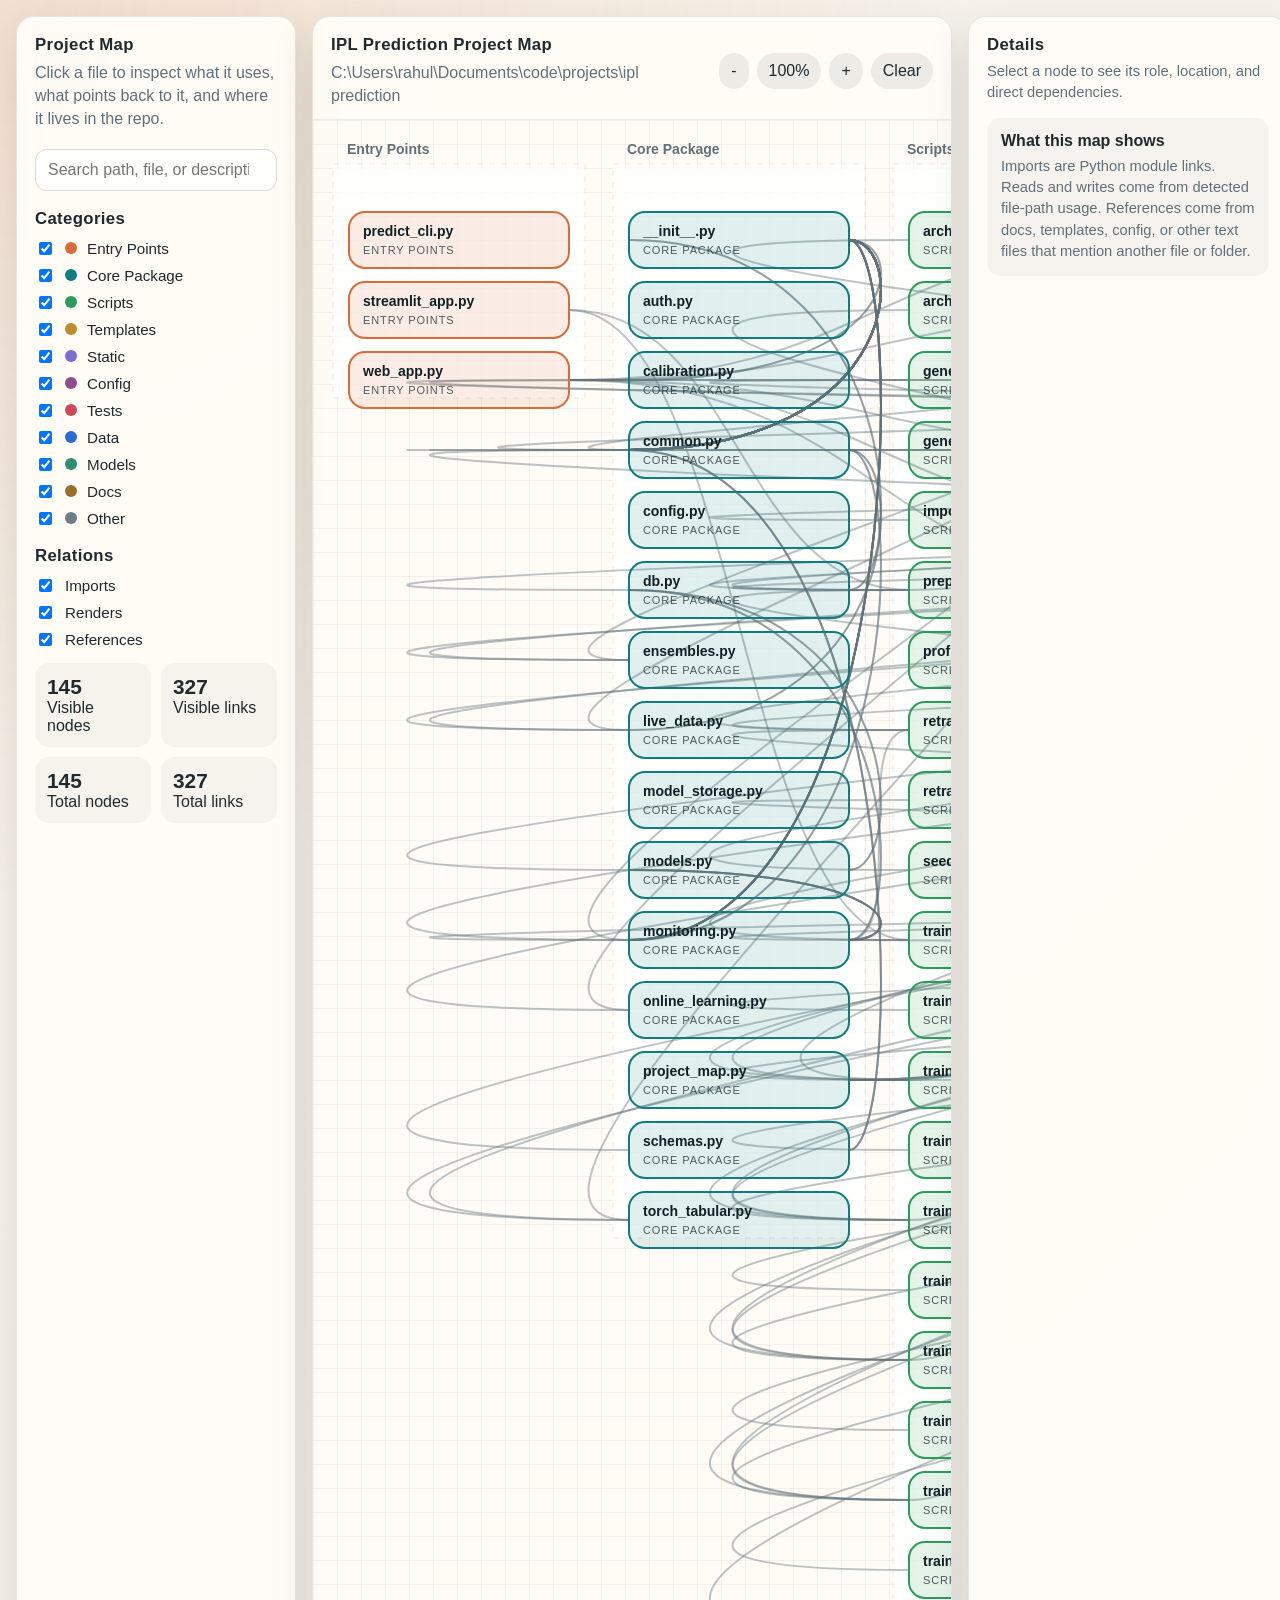
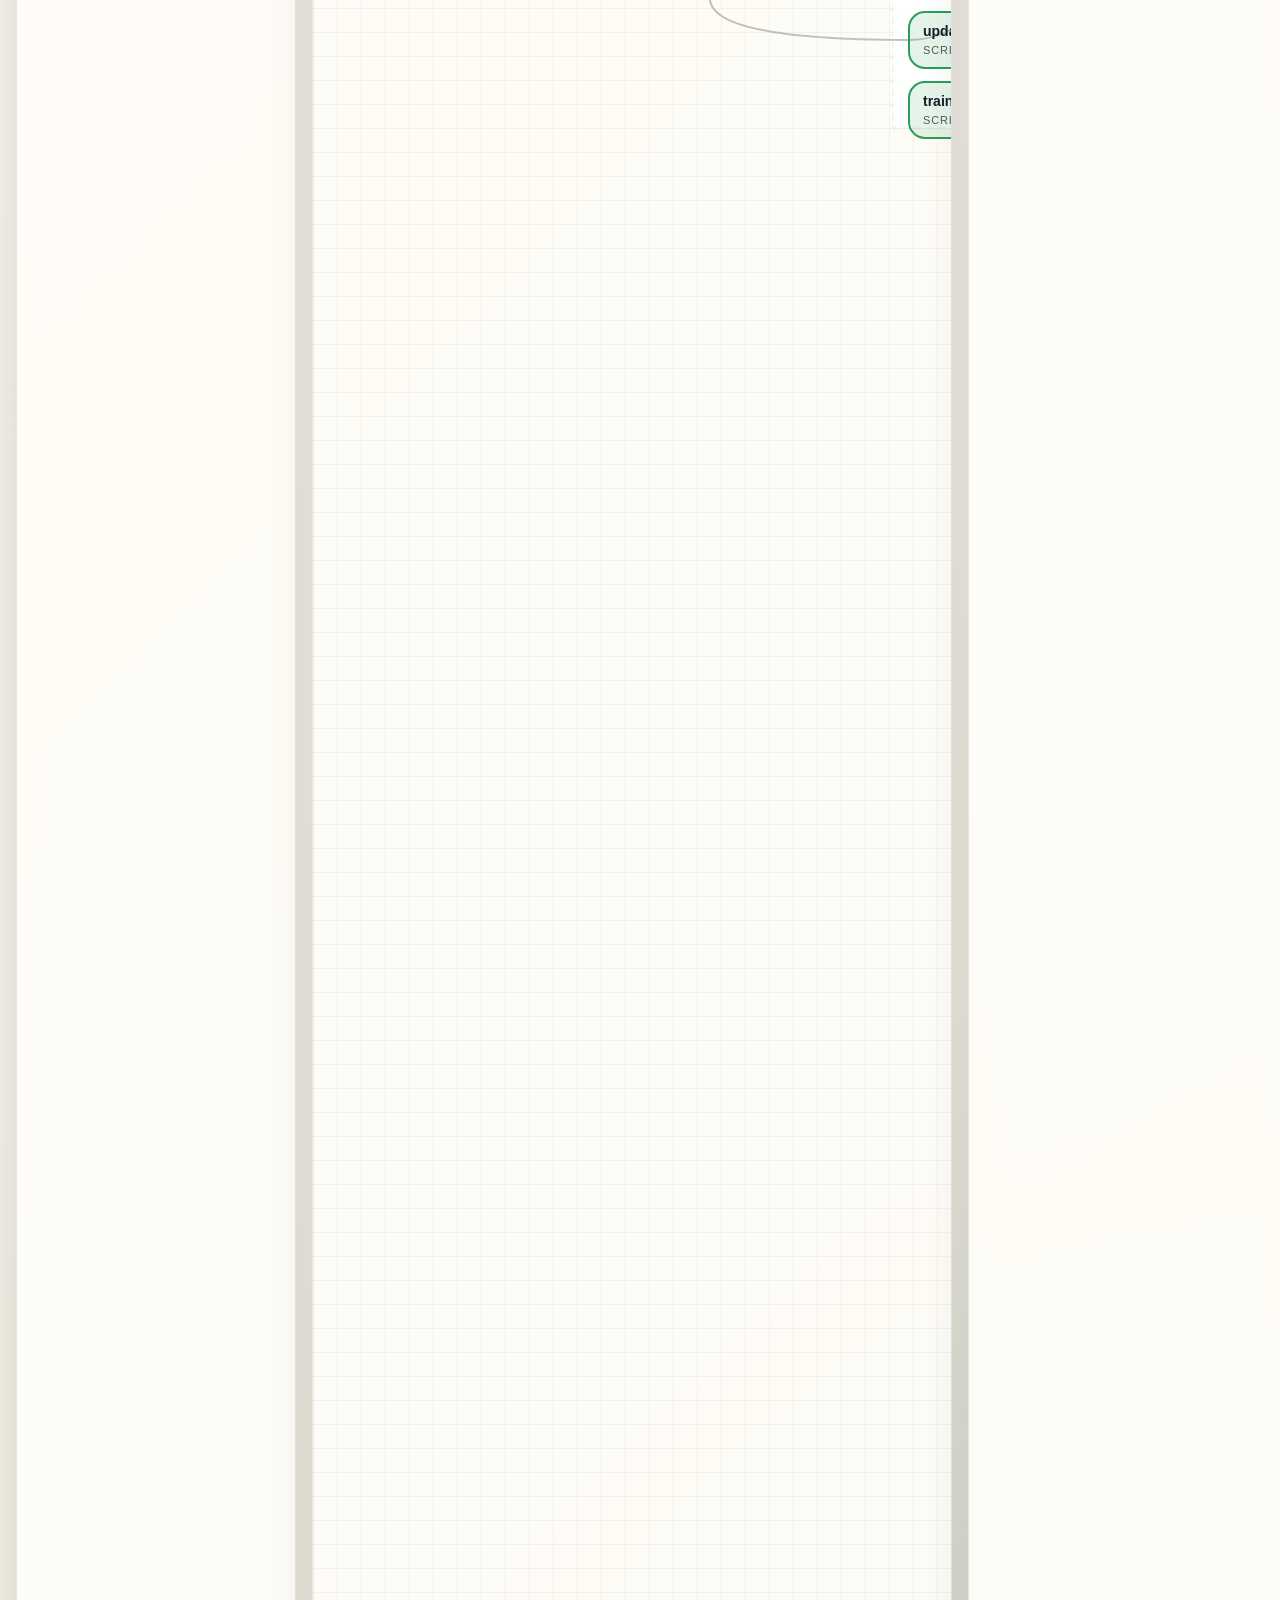
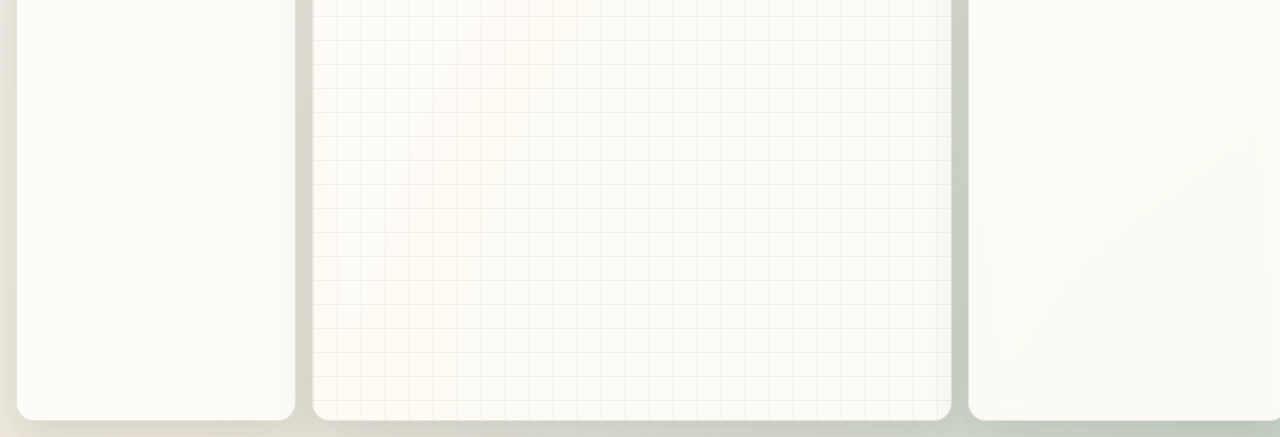
<file: docs/project_map.html>
<!DOCTYPE html>
<html lang="en">
<head>
  <meta charset="utf-8" />
  <meta name="viewport" content="width=device-width, initial-scale=1" />
  <title>IPL Prediction Project Map</title>
  <style>
    :root {
      --bg: #f5f1e8;
      --panel: #fffdf8;
      --ink: #1f2a2e;
      --muted: #607178;
      --grid: rgba(31, 42, 46, 0.08);
      --edge: rgba(96, 113, 120, 0.42);
      --entrypoint: #d96c3a;
      --package: #0f7c82;
      --scripts: #2a9d5b;
      --templates: #bf8b30;
      --static: #7a6fd0;
      --config: #8f4e8b;
      --tests: #ca4b57;
      --data: #2a6bd6;
      --models: #2d8f6f;
      --docs: #996f2d;
      --other: #6f7d86;
      --shadow: 0 18px 45px rgba(31, 42, 46, 0.12);
    }

    * {
      box-sizing: border-box;
    }

    body {
      margin: 0;
      font-family: "Segoe UI", "Aptos", "Trebuchet MS", sans-serif;
      color: var(--ink);
      background:
        radial-gradient(circle at top left, rgba(217, 108, 58, 0.16), transparent 24%),
        radial-gradient(circle at bottom right, rgba(15, 124, 130, 0.14), transparent 28%),
        linear-gradient(135deg, #f8f4ec 0%, #f3efe6 54%, #ece5d6 100%);
      min-height: 100vh;
    }

    .shell {
      display: grid;
      grid-template-columns: 320px minmax(720px, 1fr) 360px;
      min-height: 100vh;
      gap: 16px;
      padding: 16px;
    }

    .panel {
      background: rgba(255, 253, 248, 0.92);
      border: 1px solid rgba(31, 42, 46, 0.1);
      border-radius: 18px;
      box-shadow: var(--shadow);
      backdrop-filter: blur(10px);
    }

    .sidebar,
    .details {
      padding: 18px;
      overflow: auto;
    }

    .canvas {
      display: flex;
      flex-direction: column;
      min-width: 0;
      overflow: hidden;
    }

    .canvas-header {
      display: flex;
      justify-content: space-between;
      align-items: center;
      gap: 12px;
      padding: 18px 18px 12px;
      border-bottom: 1px solid rgba(31, 42, 46, 0.08);
    }

    .canvas-header h1,
    .sidebar h2,
    .details h2 {
      margin: 0;
      font-size: 1.05rem;
      letter-spacing: 0.02em;
    }

    .canvas-header p,
    .sidebar p,
    .details p {
      margin: 6px 0 0;
      color: var(--muted);
      line-height: 1.45;
    }

    .search {
      width: 100%;
      padding: 11px 12px;
      border: 1px solid rgba(31, 42, 46, 0.16);
      border-radius: 12px;
      font: inherit;
      background: rgba(255, 255, 255, 0.85);
      color: var(--ink);
    }

    .section {
      margin-top: 18px;
    }

    .filter-list {
      display: grid;
      gap: 8px;
      margin-top: 10px;
    }

    .filter-item {
      display: flex;
      align-items: center;
      gap: 10px;
      font-size: 0.95rem;
      color: var(--ink);
    }

    .color-chip {
      width: 12px;
      height: 12px;
      border-radius: 999px;
      flex: 0 0 auto;
    }

    .stats {
      display: grid;
      grid-template-columns: repeat(2, minmax(0, 1fr));
      gap: 10px;
      margin-top: 14px;
    }

    .stat {
      background: rgba(31, 42, 46, 0.04);
      border-radius: 14px;
      padding: 12px;
    }

    .stat strong {
      display: block;
      font-size: 1.3rem;
    }

    .toolbar {
      display: flex;
      gap: 8px;
      align-items: center;
    }

    .button {
      border: 0;
      border-radius: 999px;
      padding: 9px 12px;
      background: rgba(31, 42, 46, 0.08);
      color: var(--ink);
      font: inherit;
      cursor: pointer;
      transition: transform 120ms ease, background 120ms ease;
    }

    .button:hover {
      transform: translateY(-1px);
      background: rgba(31, 42, 46, 0.14);
    }

    .canvas-body {
      flex: 1;
      overflow: auto;
      position: relative;
      background:
        linear-gradient(rgba(31, 42, 46, 0.05) 1px, transparent 1px),
        linear-gradient(90deg, rgba(31, 42, 46, 0.05) 1px, transparent 1px);
      background-size: 24px 24px;
      border-radius: 0 0 18px 18px;
    }

    .svg-shell {
      transform-origin: top left;
      transition: transform 120ms ease;
      width: fit-content;
      height: fit-content;
    }

    svg {
      display: block;
      overflow: visible;
    }

    .group-box {
      fill: rgba(255, 255, 255, 0.72);
      stroke: rgba(31, 42, 46, 0.09);
      stroke-dasharray: 6 6;
    }

    .group-label {
      font-size: 14px;
      font-weight: 700;
      fill: var(--muted);
    }

    .edge {
      fill: none;
      stroke: var(--edge);
      stroke-width: 2;
      pointer-events: none;
      transition: opacity 120ms ease, stroke 120ms ease, stroke-width 120ms ease;
    }

    .edge.highlight {
      stroke: rgba(31, 42, 46, 0.82);
      stroke-width: 2.8;
    }

    .edge.dim {
      opacity: 0.08;
    }

    .node rect {
      rx: 16;
      ry: 16;
      stroke-width: 2;
      transition: transform 120ms ease, opacity 120ms ease, stroke 120ms ease;
    }

    .node:hover rect {
      transform: translateY(-1px);
    }

    .node text {
      pointer-events: none;
    }

    .node .label {
      font-size: 14px;
      font-weight: 700;
      fill: #102025;
    }

    .node .meta {
      font-size: 11px;
      fill: rgba(16, 32, 37, 0.72);
      text-transform: uppercase;
      letter-spacing: 0.08em;
    }

    .node.dim {
      opacity: 0.18;
    }

    .node.selected rect {
      stroke: #102025;
      stroke-width: 3;
    }

    .node.highlight rect {
      stroke-width: 2.4;
    }

    .details-card {
      margin-top: 14px;
      padding: 14px;
      background: rgba(31, 42, 46, 0.04);
      border-radius: 14px;
    }

    .details-card h3 {
      margin: 0;
      font-size: 1rem;
    }

    .details-card code {
      display: block;
      margin-top: 10px;
      padding: 10px;
      border-radius: 12px;
      background: rgba(16, 32, 37, 0.08);
      font-family: "Cascadia Code", "Consolas", monospace;
      font-size: 0.85rem;
      word-break: break-word;
    }

    .list {
      display: grid;
      gap: 8px;
      margin-top: 10px;
    }

    .list-item {
      padding: 10px 12px;
      border-radius: 12px;
      background: rgba(255, 255, 255, 0.78);
      border: 1px solid rgba(31, 42, 46, 0.08);
    }

    .hint {
      color: var(--muted);
      font-size: 0.92rem;
      line-height: 1.55;
    }

    a {
      color: #0b6d74;
    }

    @media (max-width: 1440px) {
      .shell {
        grid-template-columns: 280px minmax(640px, 1fr) 320px;
      }
    }

    @media (max-width: 1180px) {
      .shell {
        grid-template-columns: 1fr;
      }
      .canvas {
        min-height: 68vh;
      }
    }
  </style>
</head>
<body>
  <div class="shell">
    <aside class="panel sidebar">
      <h2>Project Map</h2>
      <p>Click a file to inspect what it uses, what points back to it, and where it lives in the repo.</p>
      <div class="section">
        <input id="search" class="search" type="search" placeholder="Search path, file, or description" />
      </div>
      <div class="section">
        <h2>Categories</h2>
        <div id="categoryFilters" class="filter-list"></div>
      </div>
      <div class="section">
        <h2>Relations</h2>
        <div id="relationFilters" class="filter-list"></div>
      </div>
      <div class="section stats" id="stats"></div>
    </aside>

    <section class="panel canvas">
      <div class="canvas-header">
        <div>
          <h1>IPL Prediction Project Map</h1>
          <p>C:\Users\rahul\Documents\code\projects\ipl prediction</p>
        </div>
        <div class="toolbar">
          <button type="button" class="button" id="zoomOut">-</button>
          <button type="button" class="button" id="zoomReset">100%</button>
          <button type="button" class="button" id="zoomIn">+</button>
          <button type="button" class="button" id="clearSelection">Clear</button>
        </div>
      </div>
      <div class="canvas-body" id="canvasBody">
        <div class="svg-shell" id="svgShell">
          <svg id="mapSvg" width="3156" height="3500"></svg>
        </div>
      </div>
    </section>

    <aside class="panel details" id="details"></aside>
  </div>

  <script>
    const DATA = {
  "meta": {
    "title": "IPL Prediction Project Map",
    "generated_at": "2026-04-25T05:35:32.420234+00:00",
    "repo_root": "C:\\Users\\rahul\\Documents\\code\\projects\\ipl prediction",
    "categories": [
      {
        "id": "entrypoint",
        "label": "Entry Points"
      },
      {
        "id": "package",
        "label": "Core Package"
      },
      {
        "id": "scripts",
        "label": "Scripts"
      },
      {
        "id": "templates",
        "label": "Templates"
      },
      {
        "id": "static",
        "label": "Static"
      },
      {
        "id": "config",
        "label": "Config"
      },
      {
        "id": "tests",
        "label": "Tests"
      },
      {
        "id": "data",
        "label": "Data"
      },
      {
        "id": "models",
        "label": "Models"
      },
      {
        "id": "docs",
        "label": "Docs"
      },
      {
        "id": "other",
        "label": "Other"
      }
    ],
    "relations": [
      {
        "id": "imports",
        "label": "Imports"
      },
      {
        "id": "renders",
        "label": "Renders"
      },
      {
        "id": "references",
        "label": "References"
      }
    ],
    "canvas": {
      "width": 3156,
      "height": 3500
    },
    "groups": [
      {
        "id": "entrypoint",
        "label": "Entry Points",
        "x": 20,
        "y": 44,
        "width": 252,
        "height": 234
      },
      {
        "id": "package",
        "label": "Core Package",
        "x": 300,
        "y": 44,
        "width": 252,
        "height": 1074
      },
      {
        "id": "scripts",
        "label": "Scripts",
        "x": 580,
        "y": 44,
        "width": 252,
        "height": 1564
      },
      {
        "id": "templates",
        "label": "Templates",
        "x": 860,
        "y": 44,
        "width": 252,
        "height": 444
      },
      {
        "id": "static",
        "label": "Static",
        "x": 1140,
        "y": 44,
        "width": 252,
        "height": 120
      },
      {
        "id": "config",
        "label": "Config",
        "x": 1420,
        "y": 44,
        "width": 252,
        "height": 654
      },
      {
        "id": "tests",
        "label": "Tests",
        "x": 1700,
        "y": 44,
        "width": 252,
        "height": 374
      },
      {
        "id": "data",
        "label": "Data",
        "x": 1980,
        "y": 44,
        "width": 252,
        "height": 1424
      },
      {
        "id": "models",
        "label": "Models",
        "x": 2260,
        "y": 44,
        "width": 252,
        "height": 3384
      },
      {
        "id": "docs",
        "label": "Docs",
        "x": 2540,
        "y": 44,
        "width": 252,
        "height": 864
      },
      {
        "id": "other",
        "label": "Other",
        "x": 2820,
        "y": 44,
        "width": 252,
        "height": 304
      }
    ],
    "node_count": 145,
    "edge_count": 327
  },
  "nodes": [
    {
      "id": "data/ipl_csv2",
      "label": "ipl_csv2/",
      "rel_path": "data/ipl_csv2",
      "abs_path": "C:\\Users\\rahul\\Documents\\code\\projects\\ipl prediction\\data\\ipl_csv2",
      "category": "data",
      "category_label": "Data",
      "kind": "directory",
      "description": "Raw Cricsheet CSV2 source archive.",
      "file_url": "file:///C:/Users/rahul/Documents/code/projects/ipl%20prediction/data/ipl_csv2",
      "file_count": 2379,
      "x": 1996,
      "y": 92,
      "width": 220,
      "height": 56
    },
    {
      "id": "data/monitoring",
      "label": "monitoring/",
      "rel_path": "data/monitoring",
      "abs_path": "C:\\Users\\rahul\\Documents\\code\\projects\\ipl prediction\\data\\monitoring",
      "category": "data",
      "category_label": "Data",
      "kind": "directory",
      "description": "Monitoring event and outcome logs.",
      "file_url": "file:///C:/Users/rahul/Documents/code/projects/ipl%20prediction/data/monitoring",
      "file_count": 2,
      "x": 1996,
      "y": 232,
      "width": 220,
      "height": 56
    },
    {
      "id": "models/archive",
      "label": "archive/",
      "rel_path": "models/archive",
      "abs_path": "C:\\Users\\rahul\\Documents\\code\\projects\\ipl prediction\\models\\archive",
      "category": "models",
      "category_label": "Models",
      "kind": "directory",
      "description": "Archived experiment artifacts.",
      "file_url": "file:///C:/Users/rahul/Documents/code/projects/ipl%20prediction/models/archive",
      "file_count": 12,
      "x": 2276,
      "y": 232,
      "width": 220,
      "height": 56
    },
    {
      "id": "docs/reports",
      "label": "reports/",
      "rel_path": "docs/reports",
      "abs_path": "C:\\Users\\rahul\\Documents\\code\\projects\\ipl prediction\\docs\\reports",
      "category": "docs",
      "category_label": "Docs",
      "kind": "directory",
      "description": "Generated project reports.",
      "file_url": "file:///C:/Users/rahul/Documents/code/projects/ipl%20prediction/docs/reports",
      "file_count": 2,
      "x": 2556,
      "y": 862,
      "width": 220,
      "height": 56
    },
    {
      "id": "notebooks",
      "label": "notebooks/",
      "rel_path": "notebooks",
      "abs_path": "C:\\Users\\rahul\\Documents\\code\\projects\\ipl prediction\\notebooks",
      "category": "docs",
      "category_label": "Docs",
      "kind": "directory",
      "description": "Exploration notebooks and scratch analysis.",
      "file_url": "file:///C:/Users/rahul/Documents/code/projects/ipl%20prediction/notebooks",
      "file_count": 4,
      "x": 2556,
      "y": 162,
      "width": 220,
      "height": 56
    },
    {
      "id": "alembic",
      "label": "alembic/",
      "rel_path": "alembic",
      "abs_path": "C:\\Users\\rahul\\Documents\\code\\projects\\ipl prediction\\alembic",
      "category": "config",
      "category_label": "Config",
      "kind": "directory",
      "description": "Database migration environment and revisions.",
      "file_url": "file:///C:/Users/rahul/Documents/code/projects/ipl%20prediction/alembic",
      "file_count": 4,
      "x": 1436,
      "y": 92,
      "width": 220,
      "height": 56
    },
    {
      "id": "env.example",
      "label": ".env.example",
      "rel_path": "env.example",
      "abs_path": "C:\\Users\\rahul\\Documents\\code\\projects\\ipl prediction\\.env.example",
      "category": "other",
      "category_label": "Other",
      "kind": "file",
      "description": "Project file.",
      "file_url": "file:///C:/Users/rahul/Documents/code/projects/ipl%20prediction/.env.example",
      "file_count": null,
      "x": 2836,
      "y": 162,
      "width": 220,
      "height": 56
    },
    {
      "id": "gitignore",
      "label": ".gitignore",
      "rel_path": "gitignore",
      "abs_path": "C:\\Users\\rahul\\Documents\\code\\projects\\ipl prediction\\.gitignore",
      "category": "other",
      "category_label": "Other",
      "kind": "file",
      "description": "Project file.",
      "file_url": "file:///C:/Users/rahul/Documents/code/projects/ipl%20prediction/.gitignore",
      "file_count": null,
      "x": 2836,
      "y": 232,
      "width": 220,
      "height": 56
    },
    {
      "id": "alembic.ini",
      "label": "alembic.ini",
      "rel_path": "alembic.ini",
      "abs_path": "C:\\Users\\rahul\\Documents\\code\\projects\\ipl prediction\\alembic.ini",
      "category": "config",
      "category_label": "Config",
      "kind": "config-file",
      "description": "Project configuration.",
      "file_url": "file:///C:/Users/rahul/Documents/code/projects/ipl%20prediction/alembic.ini",
      "file_count": null,
      "x": 1436,
      "y": 162,
      "width": 220,
      "height": 56
    },
    {
      "id": "CHANGELOG.md",
      "label": "CHANGELOG.md",
      "rel_path": "CHANGELOG.md",
      "abs_path": "C:\\Users\\rahul\\Documents\\code\\projects\\ipl prediction\\CHANGELOG.md",
      "category": "other",
      "category_label": "Other",
      "kind": "file",
      "description": "Project documentation.",
      "file_url": "file:///C:/Users/rahul/Documents/code/projects/ipl%20prediction/CHANGELOG.md",
      "file_count": null,
      "x": 2836,
      "y": 92,
      "width": 220,
      "height": 56
    },
    {
      "id": "Dockerfile",
      "label": "Dockerfile",
      "rel_path": "Dockerfile",
      "abs_path": "C:\\Users\\rahul\\Documents\\code\\projects\\ipl prediction\\Dockerfile",
      "category": "config",
      "category_label": "Config",
      "kind": "config-file",
      "description": "Container build definition.",
      "file_url": "file:///C:/Users/rahul/Documents/code/projects/ipl%20prediction/Dockerfile",
      "file_count": null,
      "x": 1436,
      "y": 232,
      "width": 220,
      "height": 56
    },
    {
      "id": "predict_cli.py",
      "label": "predict_cli.py",
      "rel_path": "predict_cli.py",
      "abs_path": "C:\\Users\\rahul\\Documents\\code\\projects\\ipl prediction\\predict_cli.py",
      "category": "entrypoint",
      "category_label": "Entry Points",
      "kind": "python-file",
      "description": "User-facing entrypoint for this project.",
      "file_url": "file:///C:/Users/rahul/Documents/code/projects/ipl%20prediction/predict_cli.py",
      "file_count": null,
      "x": 36,
      "y": 92,
      "width": 220,
      "height": 56
    },
    {
      "id": "pyproject.toml",
      "label": "pyproject.toml",
      "rel_path": "pyproject.toml",
      "abs_path": "C:\\Users\\rahul\\Documents\\code\\projects\\ipl prediction\\pyproject.toml",
      "category": "config",
      "category_label": "Config",
      "kind": "config-file",
      "description": "Project configuration.",
      "file_url": "file:///C:/Users/rahul/Documents/code/projects/ipl%20prediction/pyproject.toml",
      "file_count": null,
      "x": 1436,
      "y": 302,
      "width": 220,
      "height": 56
    },
    {
      "id": "README.md",
      "label": "README.md",
      "rel_path": "README.md",
      "abs_path": "C:\\Users\\rahul\\Documents\\code\\projects\\ipl prediction\\README.md",
      "category": "other",
      "category_label": "Other",
      "kind": "file",
      "description": "Project documentation.",
      "file_url": "file:///C:/Users/rahul/Documents/code/projects/ipl%20prediction/README.md",
      "file_count": null,
      "x": 2836,
      "y": 302,
      "width": 220,
      "height": 56
    },
    {
      "id": "requirements.txt",
      "label": "requirements.txt",
      "rel_path": "requirements.txt",
      "abs_path": "C:\\Users\\rahul\\Documents\\code\\projects\\ipl prediction\\requirements.txt",
      "category": "config",
      "category_label": "Config",
      "kind": "config-file",
      "description": "Project file.",
      "file_url": "file:///C:/Users/rahul/Documents/code/projects/ipl%20prediction/requirements.txt",
      "file_count": null,
      "x": 1436,
      "y": 372,
      "width": 220,
      "height": 56
    },
    {
      "id": "streamlit_app.py",
      "label": "streamlit_app.py",
      "rel_path": "streamlit_app.py",
      "abs_path": "C:\\Users\\rahul\\Documents\\code\\projects\\ipl prediction\\streamlit_app.py",
      "category": "entrypoint",
      "category_label": "Entry Points",
      "kind": "python-file",
      "description": "User-facing entrypoint for this project.",
      "file_url": "file:///C:/Users/rahul/Documents/code/projects/ipl%20prediction/streamlit_app.py",
      "file_count": null,
      "x": 36,
      "y": 162,
      "width": 220,
      "height": 56
    },
    {
      "id": "web_app.py",
      "label": "web_app.py",
      "rel_path": "web_app.py",
      "abs_path": "C:\\Users\\rahul\\Documents\\code\\projects\\ipl prediction\\web_app.py",
      "category": "entrypoint",
      "category_label": "Entry Points",
      "kind": "python-file",
      "description": "User-facing entrypoint for this project.",
      "file_url": "file:///C:/Users/rahul/Documents/code/projects/ipl%20prediction/web_app.py",
      "file_count": null,
      "x": 36,
      "y": 232,
      "width": 220,
      "height": 56
    },
    {
      "id": "alembic/env.py",
      "label": "env.py",
      "rel_path": "alembic/env.py",
      "abs_path": "C:\\Users\\rahul\\Documents\\code\\projects\\ipl prediction\\alembic\\env.py",
      "category": "config",
      "category_label": "Config",
      "kind": "config-file",
      "description": "Python module.",
      "file_url": "file:///C:/Users/rahul/Documents/code/projects/ipl%20prediction/alembic/env.py",
      "file_count": null,
      "x": 1436,
      "y": 442,
      "width": 220,
      "height": 56
    },
    {
      "id": "alembic/script.py.mako",
      "label": "script.py.mako",
      "rel_path": "alembic/script.py.mako",
      "abs_path": "C:\\Users\\rahul\\Documents\\code\\projects\\ipl prediction\\alembic\\script.py.mako",
      "category": "config",
      "category_label": "Config",
      "kind": "config-file",
      "description": "Project file.",
      "file_url": "file:///C:/Users/rahul/Documents/code/projects/ipl%20prediction/alembic/script.py.mako",
      "file_count": null,
      "x": 1436,
      "y": 512,
      "width": 220,
      "height": 56
    },
    {
      "id": "data/ipl_csv2.zip",
      "label": "ipl_csv2.zip",
      "rel_path": "data/ipl_csv2.zip",
      "abs_path": "C:\\Users\\rahul\\Documents\\code\\projects\\ipl prediction\\data\\ipl_csv2.zip",
      "category": "data",
      "category_label": "Data",
      "kind": "data-file",
      "description": "Project file.",
      "file_url": "file:///C:/Users/rahul/Documents/code/projects/ipl%20prediction/data/ipl_csv2.zip",
      "file_count": null,
      "x": 1996,
      "y": 162,
      "width": 220,
      "height": 56
    },
    {
      "id": "docs/API.md",
      "label": "API.md",
      "rel_path": "docs/API.md",
      "abs_path": "C:\\Users\\rahul\\Documents\\code\\projects\\ipl prediction\\docs\\API.md",
      "category": "docs",
      "category_label": "Docs",
      "kind": "document",
      "description": "Project documentation.",
      "file_url": "file:///C:/Users/rahul/Documents/code/projects/ipl%20prediction/docs/API.md",
      "file_count": null,
      "x": 2556,
      "y": 232,
      "width": 220,
      "height": 56
    },
    {
      "id": "docs/ARCHITECTURE.md",
      "label": "ARCHITECTURE.md",
      "rel_path": "docs/ARCHITECTURE.md",
      "abs_path": "C:\\Users\\rahul\\Documents\\code\\projects\\ipl prediction\\docs\\ARCHITECTURE.md",
      "category": "docs",
      "category_label": "Docs",
      "kind": "document",
      "description": "Project documentation.",
      "file_url": "file:///C:/Users/rahul/Documents/code/projects/ipl%20prediction/docs/ARCHITECTURE.md",
      "file_count": null,
      "x": 2556,
      "y": 302,
      "width": 220,
      "height": 56
    },
    {
      "id": "docs/DATA_SUMMARY.md",
      "label": "DATA_SUMMARY.md",
      "rel_path": "docs/DATA_SUMMARY.md",
      "abs_path": "C:\\Users\\rahul\\Documents\\code\\projects\\ipl prediction\\docs\\DATA_SUMMARY.md",
      "category": "docs",
      "category_label": "Docs",
      "kind": "document",
      "description": "Project documentation.",
      "file_url": "file:///C:/Users/rahul/Documents/code/projects/ipl%20prediction/docs/DATA_SUMMARY.md",
      "file_count": null,
      "x": 2556,
      "y": 372,
      "width": 220,
      "height": 56
    },
    {
      "id": "docs/FINAL_PROJECT_SUMMARY.md",
      "label": "FINAL_PROJECT_SUMMARY.md",
      "rel_path": "docs/FINAL_PROJECT_SUMMARY.md",
      "abs_path": "C:\\Users\\rahul\\Documents\\code\\projects\\ipl prediction\\docs\\FINAL_PROJECT_SUMMARY.md",
      "category": "docs",
      "category_label": "Docs",
      "kind": "document",
      "description": "Project documentation.",
      "file_url": "file:///C:/Users/rahul/Documents/code/projects/ipl%20prediction/docs/FINAL_PROJECT_SUMMARY.md",
      "file_count": null,
      "x": 2556,
      "y": 442,
      "width": 220,
      "height": 56
    },
    {
      "id": "docs/GITHUB_PROFILE_UPDATE.md",
      "label": "GITHUB_PROFILE_UPDATE.md",
      "rel_path": "docs/GITHUB_PROFILE_UPDATE.md",
      "abs_path": "C:\\Users\\rahul\\Documents\\code\\projects\\ipl prediction\\docs\\GITHUB_PROFILE_UPDATE.md",
      "category": "docs",
      "category_label": "Docs",
      "kind": "document",
      "description": "Project documentation.",
      "file_url": "file:///C:/Users/rahul/Documents/code/projects/ipl%20prediction/docs/GITHUB_PROFILE_UPDATE.md",
      "file_count": null,
      "x": 2556,
      "y": 512,
      "width": 220,
      "height": 56
    },
    {
      "id": "docs/IEEE_PAPER.tex",
      "label": "IEEE_PAPER.tex",
      "rel_path": "docs/IEEE_PAPER.tex",
      "abs_path": "C:\\Users\\rahul\\Documents\\code\\projects\\ipl prediction\\docs\\IEEE_PAPER.tex",
      "category": "docs",
      "category_label": "Docs",
      "kind": "document",
      "description": "Paper or report source.",
      "file_url": "file:///C:/Users/rahul/Documents/code/projects/ipl%20prediction/docs/IEEE_PAPER.tex",
      "file_count": null,
      "x": 2556,
      "y": 582,
      "width": 220,
      "height": 56
    },
    {
      "id": "docs/PROJECT_ORGANIZATION.md",
      "label": "PROJECT_ORGANIZATION.md",
      "rel_path": "docs/PROJECT_ORGANIZATION.md",
      "abs_path": "C:\\Users\\rahul\\Documents\\code\\projects\\ipl prediction\\docs\\PROJECT_ORGANIZATION.md",
      "category": "docs",
      "category_label": "Docs",
      "kind": "document",
      "description": "Project documentation.",
      "file_url": "file:///C:/Users/rahul/Documents/code/projects/ipl%20prediction/docs/PROJECT_ORGANIZATION.md",
      "file_count": null,
      "x": 2556,
      "y": 722,
      "width": 220,
      "height": 56
    },
    {
      "id": "ipl_predictor/auth.py",
      "label": "auth.py",
      "rel_path": "ipl_predictor/auth.py",
      "abs_path": "C:\\Users\\rahul\\Documents\\code\\projects\\ipl prediction\\ipl_predictor\\auth.py",
      "category": "package",
      "category_label": "Core Package",
      "kind": "python-file",
      "description": "Python module.",
      "file_url": "file:///C:/Users/rahul/Documents/code/projects/ipl%20prediction/ipl_predictor/auth.py",
      "file_count": null,
      "x": 316,
      "y": 162,
      "width": 220,
      "height": 56
    },
    {
      "id": "ipl_predictor/calibration.py",
      "label": "calibration.py",
      "rel_path": "ipl_predictor/calibration.py",
      "abs_path": "C:\\Users\\rahul\\Documents\\code\\projects\\ipl prediction\\ipl_predictor\\calibration.py",
      "category": "package",
      "category_label": "Core Package",
      "kind": "python-file",
      "description": "Python module.",
      "file_url": "file:///C:/Users/rahul/Documents/code/projects/ipl%20prediction/ipl_predictor/calibration.py",
      "file_count": null,
      "x": 316,
      "y": 232,
      "width": 220,
      "height": 56
    },
    {
      "id": "ipl_predictor/common.py",
      "label": "common.py",
      "rel_path": "ipl_predictor/common.py",
      "abs_path": "C:\\Users\\rahul\\Documents\\code\\projects\\ipl prediction\\ipl_predictor\\common.py",
      "category": "package",
      "category_label": "Core Package",
      "kind": "python-file",
      "description": "Python module.",
      "file_url": "file:///C:/Users/rahul/Documents/code/projects/ipl%20prediction/ipl_predictor/common.py",
      "file_count": null,
      "x": 316,
      "y": 302,
      "width": 220,
      "height": 56
    },
    {
      "id": "ipl_predictor/config.py",
      "label": "config.py",
      "rel_path": "ipl_predictor/config.py",
      "abs_path": "C:\\Users\\rahul\\Documents\\code\\projects\\ipl prediction\\ipl_predictor\\config.py",
      "category": "package",
      "category_label": "Core Package",
      "kind": "python-file",
      "description": "Python module.",
      "file_url": "file:///C:/Users/rahul/Documents/code/projects/ipl%20prediction/ipl_predictor/config.py",
      "file_count": null,
      "x": 316,
      "y": 372,
      "width": 220,
      "height": 56
    },
    {
      "id": "ipl_predictor/db.py",
      "label": "db.py",
      "rel_path": "ipl_predictor/db.py",
      "abs_path": "C:\\Users\\rahul\\Documents\\code\\projects\\ipl prediction\\ipl_predictor\\db.py",
      "category": "package",
      "category_label": "Core Package",
      "kind": "python-file",
      "description": "Python module.",
      "file_url": "file:///C:/Users/rahul/Documents/code/projects/ipl%20prediction/ipl_predictor/db.py",
      "file_count": null,
      "x": 316,
      "y": 442,
      "width": 220,
      "height": 56
    },
    {
      "id": "ipl_predictor/ensembles.py",
      "label": "ensembles.py",
      "rel_path": "ipl_predictor/ensembles.py",
      "abs_path": "C:\\Users\\rahul\\Documents\\code\\projects\\ipl prediction\\ipl_predictor\\ensembles.py",
      "category": "package",
      "category_label": "Core Package",
      "kind": "python-file",
      "description": "Python module.",
      "file_url": "file:///C:/Users/rahul/Documents/code/projects/ipl%20prediction/ipl_predictor/ensembles.py",
      "file_count": null,
      "x": 316,
      "y": 512,
      "width": 220,
      "height": 56
    },
    {
      "id": "ipl_predictor/live_data.py",
      "label": "live_data.py",
      "rel_path": "ipl_predictor/live_data.py",
      "abs_path": "C:\\Users\\rahul\\Documents\\code\\projects\\ipl prediction\\ipl_predictor\\live_data.py",
      "category": "package",
      "category_label": "Core Package",
      "kind": "python-file",
      "description": "Python module.",
      "file_url": "file:///C:/Users/rahul/Documents/code/projects/ipl%20prediction/ipl_predictor/live_data.py",
      "file_count": null,
      "x": 316,
      "y": 582,
      "width": 220,
      "height": 56
    },
    {
      "id": "ipl_predictor/models.py",
      "label": "models.py",
      "rel_path": "ipl_predictor/models.py",
      "abs_path": "C:\\Users\\rahul\\Documents\\code\\projects\\ipl prediction\\ipl_predictor\\models.py",
      "category": "package",
      "category_label": "Core Package",
      "kind": "python-file",
      "description": "Python module.",
      "file_url": "file:///C:/Users/rahul/Documents/code/projects/ipl%20prediction/ipl_predictor/models.py",
      "file_count": null,
      "x": 316,
      "y": 722,
      "width": 220,
      "height": 56
    },
    {
      "id": "ipl_predictor/model_storage.py",
      "label": "model_storage.py",
      "rel_path": "ipl_predictor/model_storage.py",
      "abs_path": "C:\\Users\\rahul\\Documents\\code\\projects\\ipl prediction\\ipl_predictor\\model_storage.py",
      "category": "package",
      "category_label": "Core Package",
      "kind": "python-file",
      "description": "Python module.",
      "file_url": "file:///C:/Users/rahul/Documents/code/projects/ipl%20prediction/ipl_predictor/model_storage.py",
      "file_count": null,
      "x": 316,
      "y": 652,
      "width": 220,
      "height": 56
    },
    {
      "id": "ipl_predictor/monitoring.py",
      "label": "monitoring.py",
      "rel_path": "ipl_predictor/monitoring.py",
      "abs_path": "C:\\Users\\rahul\\Documents\\code\\projects\\ipl prediction\\ipl_predictor\\monitoring.py",
      "category": "package",
      "category_label": "Core Package",
      "kind": "python-file",
      "description": "Python module.",
      "file_url": "file:///C:/Users/rahul/Documents/code/projects/ipl%20prediction/ipl_predictor/monitoring.py",
      "file_count": null,
      "x": 316,
      "y": 792,
      "width": 220,
      "height": 56
    },
    {
      "id": "ipl_predictor/online_learning.py",
      "label": "online_learning.py",
      "rel_path": "ipl_predictor/online_learning.py",
      "abs_path": "C:\\Users\\rahul\\Documents\\code\\projects\\ipl prediction\\ipl_predictor\\online_learning.py",
      "category": "package",
      "category_label": "Core Package",
      "kind": "python-file",
      "description": "online_learning.py",
      "file_url": "file:///C:/Users/rahul/Documents/code/projects/ipl%20prediction/ipl_predictor/online_learning.py",
      "file_count": null,
      "x": 316,
      "y": 862,
      "width": 220,
      "height": 56
    },
    {
      "id": "ipl_predictor/project_map.py",
      "label": "project_map.py",
      "rel_path": "ipl_predictor/project_map.py",
      "abs_path": "C:\\Users\\rahul\\Documents\\code\\projects\\ipl prediction\\ipl_predictor\\project_map.py",
      "category": "package",
      "category_label": "Core Package",
      "kind": "python-file",
      "description": "Python module.",
      "file_url": "file:///C:/Users/rahul/Documents/code/projects/ipl%20prediction/ipl_predictor/project_map.py",
      "file_count": null,
      "x": 316,
      "y": 932,
      "width": 220,
      "height": 56
    },
    {
      "id": "ipl_predictor/schemas.py",
      "label": "schemas.py",
      "rel_path": "ipl_predictor/schemas.py",
      "abs_path": "C:\\Users\\rahul\\Documents\\code\\projects\\ipl prediction\\ipl_predictor\\schemas.py",
      "category": "package",
      "category_label": "Core Package",
      "kind": "python-file",
      "description": "Python module.",
      "file_url": "file:///C:/Users/rahul/Documents/code/projects/ipl%20prediction/ipl_predictor/schemas.py",
      "file_count": null,
      "x": 316,
      "y": 1002,
      "width": 220,
      "height": 56
    },
    {
      "id": "ipl_predictor/torch_tabular.py",
      "label": "torch_tabular.py",
      "rel_path": "ipl_predictor/torch_tabular.py",
      "abs_path": "C:\\Users\\rahul\\Documents\\code\\projects\\ipl prediction\\ipl_predictor\\torch_tabular.py",
      "category": "package",
      "category_label": "Core Package",
      "kind": "python-file",
      "description": "Python module.",
      "file_url": "file:///C:/Users/rahul/Documents/code/projects/ipl%20prediction/ipl_predictor/torch_tabular.py",
      "file_count": null,
      "x": 316,
      "y": 1072,
      "width": 220,
      "height": 56
    },
    {
      "id": "ipl_predictor/__init__.py",
      "label": "__init__.py",
      "rel_path": "ipl_predictor/__init__.py",
      "abs_path": "C:\\Users\\rahul\\Documents\\code\\projects\\ipl prediction\\ipl_predictor\\__init__.py",
      "category": "package",
      "category_label": "Core Package",
      "kind": "python-file",
      "description": "Python module.",
      "file_url": "file:///C:/Users/rahul/Documents/code/projects/ipl%20prediction/ipl_predictor/__init__.py",
      "file_count": null,
      "x": 316,
      "y": 92,
      "width": 220,
      "height": 56
    },
    {
      "id": "models/all_models_report.json",
      "label": "all_models_report.json",
      "rel_path": "models/all_models_report.json",
      "abs_path": "C:\\Users\\rahul\\Documents\\code\\projects\\ipl prediction\\models\\all_models_report.json",
      "category": "models",
      "category_label": "Models",
      "kind": "artifact",
      "description": "Model metadata, report, or calibration artifact.",
      "file_url": "file:///C:/Users/rahul/Documents/code/projects/ipl%20prediction/models/all_models_report.json",
      "file_count": null,
      "x": 2276,
      "y": 92,
      "width": 220,
      "height": 56
    },
    {
      "id": "models/best_model_search_report.json",
      "label": "best_model_search_report.json",
      "rel_path": "models/best_model_search_report.json",
      "abs_path": "C:\\Users\\rahul\\Documents\\code\\projects\\ipl prediction\\models\\best_model_search_report.json",
      "category": "models",
      "category_label": "Models",
      "kind": "artifact",
      "description": "Model metadata, report, or calibration artifact.",
      "file_url": "file:///C:/Users/rahul/Documents/code/projects/ipl%20prediction/models/best_model_search_report.json",
      "file_count": null,
      "x": 2276,
      "y": 302,
      "width": 220,
      "height": 56
    },
    {
      "id": "models/best_score_test_predictions.csv",
      "label": "best_score_test_predictions.csv",
      "rel_path": "models/best_score_test_predictions.csv",
      "abs_path": "C:\\Users\\rahul\\Documents\\code\\projects\\ipl prediction\\models\\best_score_test_predictions.csv",
      "category": "data",
      "category_label": "Data",
      "kind": "data-file",
      "description": "CSV data file.",
      "file_url": "file:///C:/Users/rahul/Documents/code/projects/ipl%20prediction/models/best_score_test_predictions.csv",
      "file_count": null,
      "x": 1996,
      "y": 442,
      "width": 220,
      "height": 56
    },
    {
      "id": "models/best_win_test_predictions.csv",
      "label": "best_win_test_predictions.csv",
      "rel_path": "models/best_win_test_predictions.csv",
      "abs_path": "C:\\Users\\rahul\\Documents\\code\\projects\\ipl prediction\\models\\best_win_test_predictions.csv",
      "category": "data",
      "category_label": "Data",
      "kind": "data-file",
      "description": "CSV data file.",
      "file_url": "file:///C:/Users/rahul/Documents/code/projects/ipl%20prediction/models/best_win_test_predictions.csv",
      "file_count": null,
      "x": 1996,
      "y": 512,
      "width": 220,
      "height": 56
    },
    {
      "id": "models/canonical_pipeline_report.json",
      "label": "canonical_pipeline_report.json",
      "rel_path": "models/canonical_pipeline_report.json",
      "abs_path": "C:\\Users\\rahul\\Documents\\code\\projects\\ipl prediction\\models\\canonical_pipeline_report.json",
      "category": "models",
      "category_label": "Models",
      "kind": "artifact",
      "description": "Model metadata, report, or calibration artifact.",
      "file_url": "file:///C:/Users/rahul/Documents/code/projects/ipl%20prediction/models/canonical_pipeline_report.json",
      "file_count": null,
      "x": 2276,
      "y": 442,
      "width": 220,
      "height": 56
    },
    {
      "id": "models/cpu_model_report.json",
      "label": "cpu_model_report.json",
      "rel_path": "models/cpu_model_report.json",
      "abs_path": "C:\\Users\\rahul\\Documents\\code\\projects\\ipl prediction\\models\\cpu_model_report.json",
      "category": "models",
      "category_label": "Models",
      "kind": "artifact",
      "description": "Model metadata, report, or calibration artifact.",
      "file_url": "file:///C:/Users/rahul/Documents/code/projects/ipl%20prediction/models/cpu_model_report.json",
      "file_count": null,
      "x": 2276,
      "y": 512,
      "width": 220,
      "height": 56
    },
    {
      "id": "models/deployment_report.json",
      "label": "deployment_report.json",
      "rel_path": "models/deployment_report.json",
      "abs_path": "C:\\Users\\rahul\\Documents\\code\\projects\\ipl prediction\\models\\deployment_report.json",
      "category": "models",
      "category_label": "Models",
      "kind": "artifact",
      "description": "Model metadata, report, or calibration artifact.",
      "file_url": "file:///C:/Users/rahul/Documents/code/projects/ipl%20prediction/models/deployment_report.json",
      "file_count": null,
      "x": 2276,
      "y": 652,
      "width": 220,
      "height": 56
    },
    {
      "id": "models/feature_reference_profile.json",
      "label": "feature_reference_profile.json",
      "rel_path": "models/feature_reference_profile.json",
      "abs_path": "C:\\Users\\rahul\\Documents\\code\\projects\\ipl prediction\\models\\feature_reference_profile.json",
      "category": "models",
      "category_label": "Models",
      "kind": "artifact",
      "description": "Model metadata, report, or calibration artifact.",
      "file_url": "file:///C:/Users/rahul/Documents/code/projects/ipl%20prediction/models/feature_reference_profile.json",
      "file_count": null,
      "x": 2276,
      "y": 792,
      "width": 220,
      "height": 56
    },
    {
      "id": "models/gpu_model_report.json",
      "label": "gpu_model_report.json",
      "rel_path": "models/gpu_model_report.json",
      "abs_path": "C:\\Users\\rahul\\Documents\\code\\projects\\ipl prediction\\models\\gpu_model_report.json",
      "category": "models",
      "category_label": "Models",
      "kind": "artifact",
      "description": "Model metadata, report, or calibration artifact.",
      "file_url": "file:///C:/Users/rahul/Documents/code/projects/ipl%20prediction/models/gpu_model_report.json",
      "file_count": null,
      "x": 2276,
      "y": 862,
      "width": 220,
      "height": 56
    },
    {
      "id": "models/model_registry.json",
      "label": "model_registry.json",
      "rel_path": "models/model_registry.json",
      "abs_path": "C:\\Users\\rahul\\Documents\\code\\projects\\ipl prediction\\models\\model_registry.json",
      "category": "models",
      "category_label": "Models",
      "kind": "artifact",
      "description": "Model metadata, report, or calibration artifact.",
      "file_url": "file:///C:/Users/rahul/Documents/code/projects/ipl%20prediction/models/model_registry.json",
      "file_count": null,
      "x": 2276,
      "y": 1002,
      "width": 220,
      "height": 56
    },
    {
      "id": "models/pre_match_model_report.json",
      "label": "pre_match_model_report.json",
      "rel_path": "models/pre_match_model_report.json",
      "abs_path": "C:\\Users\\rahul\\Documents\\code\\projects\\ipl prediction\\models\\pre_match_model_report.json",
      "category": "models",
      "category_label": "Models",
      "kind": "artifact",
      "description": "Model metadata, report, or calibration artifact.",
      "file_url": "file:///C:/Users/rahul/Documents/code/projects/ipl%20prediction/models/pre_match_model_report.json",
      "file_count": null,
      "x": 2276,
      "y": 1142,
      "width": 220,
      "height": 56
    },
    {
      "id": "models/pre_match_score_model.pkl",
      "label": "pre_match_score_model.pkl",
      "rel_path": "models/pre_match_score_model.pkl",
      "abs_path": "C:\\Users\\rahul\\Documents\\code\\projects\\ipl prediction\\models\\pre_match_score_model.pkl",
      "category": "models",
      "category_label": "Models",
      "kind": "artifact",
      "description": "Serialized model artifact.",
      "file_url": "file:///C:/Users/rahul/Documents/code/projects/ipl%20prediction/models/pre_match_score_model.pkl",
      "file_count": null,
      "x": 2276,
      "y": 1282,
      "width": 220,
      "height": 56
    },
    {
      "id": "models/pre_match_win_model.pkl",
      "label": "pre_match_win_model.pkl",
      "rel_path": "models/pre_match_win_model.pkl",
      "abs_path": "C:\\Users\\rahul\\Documents\\code\\projects\\ipl prediction\\models\\pre_match_win_model.pkl",
      "category": "models",
      "category_label": "Models",
      "kind": "artifact",
      "description": "Serialized model artifact.",
      "file_url": "file:///C:/Users/rahul/Documents/code/projects/ipl%20prediction/models/pre_match_win_model.pkl",
      "file_count": null,
      "x": 2276,
      "y": 1352,
      "width": 220,
      "height": 56
    },
    {
      "id": "models/production_drift_report.json",
      "label": "production_drift_report.json",
      "rel_path": "models/production_drift_report.json",
      "abs_path": "C:\\Users\\rahul\\Documents\\code\\projects\\ipl prediction\\models\\production_drift_report.json",
      "category": "models",
      "category_label": "Models",
      "kind": "artifact",
      "description": "Model metadata, report, or calibration artifact.",
      "file_url": "file:///C:/Users/rahul/Documents/code/projects/ipl%20prediction/models/production_drift_report.json",
      "file_count": null,
      "x": 2276,
      "y": 1422,
      "width": 220,
      "height": 56
    },
    {
      "id": "models/score_model.pkl",
      "label": "score_model.pkl",
      "rel_path": "models/score_model.pkl",
      "abs_path": "C:\\Users\\rahul\\Documents\\code\\projects\\ipl prediction\\models\\score_model.pkl",
      "category": "models",
      "category_label": "Models",
      "kind": "artifact",
      "description": "Serialized model artifact.",
      "file_url": "file:///C:/Users/rahul/Documents/code/projects/ipl%20prediction/models/score_model.pkl",
      "file_count": null,
      "x": 2276,
      "y": 1562,
      "width": 220,
      "height": 56
    },
    {
      "id": "models/score_model_cat.pkl",
      "label": "score_model_cat.pkl",
      "rel_path": "models/score_model_cat.pkl",
      "abs_path": "C:\\Users\\rahul\\Documents\\code\\projects\\ipl prediction\\models\\score_model_cat.pkl",
      "category": "models",
      "category_label": "Models",
      "kind": "artifact",
      "description": "Serialized model artifact.",
      "file_url": "file:///C:/Users/rahul/Documents/code/projects/ipl%20prediction/models/score_model_cat.pkl",
      "file_count": null,
      "x": 2276,
      "y": 1702,
      "width": 220,
      "height": 56
    },
    {
      "id": "models/score_model_cat2.pkl",
      "label": "score_model_cat2.pkl",
      "rel_path": "models/score_model_cat2.pkl",
      "abs_path": "C:\\Users\\rahul\\Documents\\code\\projects\\ipl prediction\\models\\score_model_cat2.pkl",
      "category": "models",
      "category_label": "Models",
      "kind": "artifact",
      "description": "Serialized model artifact.",
      "file_url": "file:///C:/Users/rahul/Documents/code/projects/ipl%20prediction/models/score_model_cat2.pkl",
      "file_count": null,
      "x": 2276,
      "y": 1772,
      "width": 220,
      "height": 56
    },
    {
      "id": "models/score_model_gpu_cat.pkl",
      "label": "score_model_gpu_cat.pkl",
      "rel_path": "models/score_model_gpu_cat.pkl",
      "abs_path": "C:\\Users\\rahul\\Documents\\code\\projects\\ipl prediction\\models\\score_model_gpu_cat.pkl",
      "category": "models",
      "category_label": "Models",
      "kind": "artifact",
      "description": "Serialized model artifact.",
      "file_url": "file:///C:/Users/rahul/Documents/code/projects/ipl%20prediction/models/score_model_gpu_cat.pkl",
      "file_count": null,
      "x": 2276,
      "y": 1842,
      "width": 220,
      "height": 56
    },
    {
      "id": "models/score_model_gpu_ensemble.pkl",
      "label": "score_model_gpu_ensemble.pkl",
      "rel_path": "models/score_model_gpu_ensemble.pkl",
      "abs_path": "C:\\Users\\rahul\\Documents\\code\\projects\\ipl prediction\\models\\score_model_gpu_ensemble.pkl",
      "category": "models",
      "category_label": "Models",
      "kind": "artifact",
      "description": "Serialized model artifact.",
      "file_url": "file:///C:/Users/rahul/Documents/code/projects/ipl%20prediction/models/score_model_gpu_ensemble.pkl",
      "file_count": null,
      "x": 2276,
      "y": 1912,
      "width": 220,
      "height": 56
    },
    {
      "id": "models/score_model_gpu_xgb.pkl",
      "label": "score_model_gpu_xgb.pkl",
      "rel_path": "models/score_model_gpu_xgb.pkl",
      "abs_path": "C:\\Users\\rahul\\Documents\\code\\projects\\ipl prediction\\models\\score_model_gpu_xgb.pkl",
      "category": "models",
      "category_label": "Models",
      "kind": "artifact",
      "description": "Serialized model artifact.",
      "file_url": "file:///C:/Users/rahul/Documents/code/projects/ipl%20prediction/models/score_model_gpu_xgb.pkl",
      "file_count": null,
      "x": 2276,
      "y": 1982,
      "width": 220,
      "height": 56
    },
    {
      "id": "models/score_model_hgb.pkl",
      "label": "score_model_hgb.pkl",
      "rel_path": "models/score_model_hgb.pkl",
      "abs_path": "C:\\Users\\rahul\\Documents\\code\\projects\\ipl prediction\\models\\score_model_hgb.pkl",
      "category": "models",
      "category_label": "Models",
      "kind": "artifact",
      "description": "Serialized model artifact.",
      "file_url": "file:///C:/Users/rahul/Documents/code/projects/ipl%20prediction/models/score_model_hgb.pkl",
      "file_count": null,
      "x": 2276,
      "y": 2052,
      "width": 220,
      "height": 56
    },
    {
      "id": "models/score_model_rf2.pkl",
      "label": "score_model_rf2.pkl",
      "rel_path": "models/score_model_rf2.pkl",
      "abs_path": "C:\\Users\\rahul\\Documents\\code\\projects\\ipl prediction\\models\\score_model_rf2.pkl",
      "category": "models",
      "category_label": "Models",
      "kind": "artifact",
      "description": "Serialized model artifact.",
      "file_url": "file:///C:/Users/rahul/Documents/code/projects/ipl%20prediction/models/score_model_rf2.pkl",
      "file_count": null,
      "x": 2276,
      "y": 2122,
      "width": 220,
      "height": 56
    },
    {
      "id": "models/score_model_xgb.pkl",
      "label": "score_model_xgb.pkl",
      "rel_path": "models/score_model_xgb.pkl",
      "abs_path": "C:\\Users\\rahul\\Documents\\code\\projects\\ipl prediction\\models\\score_model_xgb.pkl",
      "category": "models",
      "category_label": "Models",
      "kind": "artifact",
      "description": "Serialized model artifact.",
      "file_url": "file:///C:/Users/rahul/Documents/code/projects/ipl%20prediction/models/score_model_xgb.pkl",
      "file_count": null,
      "x": 2276,
      "y": 2192,
      "width": 220,
      "height": 56
    },
    {
      "id": "models/score_model_xgb2.pkl",
      "label": "score_model_xgb2.pkl",
      "rel_path": "models/score_model_xgb2.pkl",
      "abs_path": "C:\\Users\\rahul\\Documents\\code\\projects\\ipl prediction\\models\\score_model_xgb2.pkl",
      "category": "models",
      "category_label": "Models",
      "kind": "artifact",
      "description": "Serialized model artifact.",
      "file_url": "file:///C:/Users/rahul/Documents/code/projects/ipl%20prediction/models/score_model_xgb2.pkl",
      "file_count": null,
      "x": 2276,
      "y": 2262,
      "width": 220,
      "height": 56
    },
    {
      "id": "models/score_uncertainty.json",
      "label": "score_uncertainty.json",
      "rel_path": "models/score_uncertainty.json",
      "abs_path": "C:\\Users\\rahul\\Documents\\code\\projects\\ipl prediction\\models\\score_uncertainty.json",
      "category": "models",
      "category_label": "Models",
      "kind": "artifact",
      "description": "Model metadata, report, or calibration artifact.",
      "file_url": "file:///C:/Users/rahul/Documents/code/projects/ipl%20prediction/models/score_uncertainty.json",
      "file_count": null,
      "x": 2276,
      "y": 2332,
      "width": 220,
      "height": 56
    },
    {
      "id": "models/win_model.pkl",
      "label": "win_model.pkl",
      "rel_path": "models/win_model.pkl",
      "abs_path": "C:\\Users\\rahul\\Documents\\code\\projects\\ipl prediction\\models\\win_model.pkl",
      "category": "models",
      "category_label": "Models",
      "kind": "artifact",
      "description": "Serialized model artifact.",
      "file_url": "file:///C:/Users/rahul/Documents/code/projects/ipl%20prediction/models/win_model.pkl",
      "file_count": null,
      "x": 2276,
      "y": 2472,
      "width": 220,
      "height": 56
    },
    {
      "id": "models/win_model_cat.pkl",
      "label": "win_model_cat.pkl",
      "rel_path": "models/win_model_cat.pkl",
      "abs_path": "C:\\Users\\rahul\\Documents\\code\\projects\\ipl prediction\\models\\win_model_cat.pkl",
      "category": "models",
      "category_label": "Models",
      "kind": "artifact",
      "description": "Serialized model artifact.",
      "file_url": "file:///C:/Users/rahul/Documents/code/projects/ipl%20prediction/models/win_model_cat.pkl",
      "file_count": null,
      "x": 2276,
      "y": 2612,
      "width": 220,
      "height": 56
    },
    {
      "id": "models/win_model_gpu_cat.pkl",
      "label": "win_model_gpu_cat.pkl",
      "rel_path": "models/win_model_gpu_cat.pkl",
      "abs_path": "C:\\Users\\rahul\\Documents\\code\\projects\\ipl prediction\\models\\win_model_gpu_cat.pkl",
      "category": "models",
      "category_label": "Models",
      "kind": "artifact",
      "description": "Serialized model artifact.",
      "file_url": "file:///C:/Users/rahul/Documents/code/projects/ipl%20prediction/models/win_model_gpu_cat.pkl",
      "file_count": null,
      "x": 2276,
      "y": 2682,
      "width": 220,
      "height": 56
    },
    {
      "id": "models/win_model_gpu_cat_calibrated.pkl",
      "label": "win_model_gpu_cat_calibrated.pkl",
      "rel_path": "models/win_model_gpu_cat_calibrated.pkl",
      "abs_path": "C:\\Users\\rahul\\Documents\\code\\projects\\ipl prediction\\models\\win_model_gpu_cat_calibrated.pkl",
      "category": "models",
      "category_label": "Models",
      "kind": "artifact",
      "description": "Serialized model artifact.",
      "file_url": "file:///C:/Users/rahul/Documents/code/projects/ipl%20prediction/models/win_model_gpu_cat_calibrated.pkl",
      "file_count": null,
      "x": 2276,
      "y": 2752,
      "width": 220,
      "height": 56
    },
    {
      "id": "models/win_model_gpu_ensemble.pkl",
      "label": "win_model_gpu_ensemble.pkl",
      "rel_path": "models/win_model_gpu_ensemble.pkl",
      "abs_path": "C:\\Users\\rahul\\Documents\\code\\projects\\ipl prediction\\models\\win_model_gpu_ensemble.pkl",
      "category": "models",
      "category_label": "Models",
      "kind": "artifact",
      "description": "Serialized model artifact.",
      "file_url": "file:///C:/Users/rahul/Documents/code/projects/ipl%20prediction/models/win_model_gpu_ensemble.pkl",
      "file_count": null,
      "x": 2276,
      "y": 2822,
      "width": 220,
      "height": 56
    },
    {
      "id": "models/win_model_gpu_ensemble_calibrated.pkl",
      "label": "win_model_gpu_ensemble_calibrated.pkl",
      "rel_path": "models/win_model_gpu_ensemble_calibrated.pkl",
      "abs_path": "C:\\Users\\rahul\\Documents\\code\\projects\\ipl prediction\\models\\win_model_gpu_ensemble_calibrated.pkl",
      "category": "models",
      "category_label": "Models",
      "kind": "artifact",
      "description": "Serialized model artifact.",
      "file_url": "file:///C:/Users/rahul/Documents/code/projects/ipl%20prediction/models/win_model_gpu_ensemble_calibrated.pkl",
      "file_count": null,
      "x": 2276,
      "y": 2892,
      "width": 220,
      "height": 56
    },
    {
      "id": "models/win_model_gpu_xgb.pkl",
      "label": "win_model_gpu_xgb.pkl",
      "rel_path": "models/win_model_gpu_xgb.pkl",
      "abs_path": "C:\\Users\\rahul\\Documents\\code\\projects\\ipl prediction\\models\\win_model_gpu_xgb.pkl",
      "category": "models",
      "category_label": "Models",
      "kind": "artifact",
      "description": "Serialized model artifact.",
      "file_url": "file:///C:/Users/rahul/Documents/code/projects/ipl%20prediction/models/win_model_gpu_xgb.pkl",
      "file_count": null,
      "x": 2276,
      "y": 2962,
      "width": 220,
      "height": 56
    },
    {
      "id": "models/win_model_gpu_xgb_calibrated.pkl",
      "label": "win_model_gpu_xgb_calibrated.pkl",
      "rel_path": "models/win_model_gpu_xgb_calibrated.pkl",
      "abs_path": "C:\\Users\\rahul\\Documents\\code\\projects\\ipl prediction\\models\\win_model_gpu_xgb_calibrated.pkl",
      "category": "models",
      "category_label": "Models",
      "kind": "artifact",
      "description": "Serialized model artifact.",
      "file_url": "file:///C:/Users/rahul/Documents/code/projects/ipl%20prediction/models/win_model_gpu_xgb_calibrated.pkl",
      "file_count": null,
      "x": 2276,
      "y": 3032,
      "width": 220,
      "height": 56
    },
    {
      "id": "models/win_model_hgb.pkl",
      "label": "win_model_hgb.pkl",
      "rel_path": "models/win_model_hgb.pkl",
      "abs_path": "C:\\Users\\rahul\\Documents\\code\\projects\\ipl prediction\\models\\win_model_hgb.pkl",
      "category": "models",
      "category_label": "Models",
      "kind": "artifact",
      "description": "Serialized model artifact.",
      "file_url": "file:///C:/Users/rahul/Documents/code/projects/ipl%20prediction/models/win_model_hgb.pkl",
      "file_count": null,
      "x": 2276,
      "y": 3102,
      "width": 220,
      "height": 56
    },
    {
      "id": "models/win_model_hgb_raw.pkl",
      "label": "win_model_hgb_raw.pkl",
      "rel_path": "models/win_model_hgb_raw.pkl",
      "abs_path": "C:\\Users\\rahul\\Documents\\code\\projects\\ipl prediction\\models\\win_model_hgb_raw.pkl",
      "category": "models",
      "category_label": "Models",
      "kind": "artifact",
      "description": "Serialized model artifact.",
      "file_url": "file:///C:/Users/rahul/Documents/code/projects/ipl%20prediction/models/win_model_hgb_raw.pkl",
      "file_count": null,
      "x": 2276,
      "y": 3172,
      "width": 220,
      "height": 56
    },
    {
      "id": "models/win_model_xgb.pkl",
      "label": "win_model_xgb.pkl",
      "rel_path": "models/win_model_xgb.pkl",
      "abs_path": "C:\\Users\\rahul\\Documents\\code\\projects\\ipl prediction\\models\\win_model_xgb.pkl",
      "category": "models",
      "category_label": "Models",
      "kind": "artifact",
      "description": "Serialized model artifact.",
      "file_url": "file:///C:/Users/rahul/Documents/code/projects/ipl%20prediction/models/win_model_xgb.pkl",
      "file_count": null,
      "x": 2276,
      "y": 3242,
      "width": 220,
      "height": 56
    },
    {
      "id": "models/win_stability_profile.json",
      "label": "win_stability_profile.json",
      "rel_path": "models/win_stability_profile.json",
      "abs_path": "C:\\Users\\rahul\\Documents\\code\\projects\\ipl prediction\\models\\win_stability_profile.json",
      "category": "models",
      "category_label": "Models",
      "kind": "artifact",
      "description": "Model metadata, report, or calibration artifact.",
      "file_url": "file:///C:/Users/rahul/Documents/code/projects/ipl%20prediction/models/win_stability_profile.json",
      "file_count": null,
      "x": 2276,
      "y": 3312,
      "width": 220,
      "height": 56
    },
    {
      "id": "scripts/generate_project_report.py",
      "label": "generate_project_report.py",
      "rel_path": "scripts/generate_project_report.py",
      "abs_path": "C:\\Users\\rahul\\Documents\\code\\projects\\ipl prediction\\scripts\\generate_project_report.py",
      "category": "scripts",
      "category_label": "Scripts",
      "kind": "python-file",
      "description": "Project automation or model workflow script.",
      "file_url": "file:///C:/Users/rahul/Documents/code/projects/ipl%20prediction/scripts/generate_project_report.py",
      "file_count": null,
      "x": 596,
      "y": 232,
      "width": 220,
      "height": 56
    },
    {
      "id": "scripts/generate_project_report_refined.py",
      "label": "generate_project_report_refined.py",
      "rel_path": "scripts/generate_project_report_refined.py",
      "abs_path": "C:\\Users\\rahul\\Documents\\code\\projects\\ipl prediction\\scripts\\generate_project_report_refined.py",
      "category": "scripts",
      "category_label": "Scripts",
      "kind": "python-file",
      "description": "Project automation or model workflow script.",
      "file_url": "file:///C:/Users/rahul/Documents/code/projects/ipl%20prediction/scripts/generate_project_report_refined.py",
      "file_count": null,
      "x": 596,
      "y": 302,
      "width": 220,
      "height": 56
    },
    {
      "id": "scripts/import_legacy_monitoring_jsonl.py",
      "label": "import_legacy_monitoring_jsonl.py",
      "rel_path": "scripts/import_legacy_monitoring_jsonl.py",
      "abs_path": "C:\\Users\\rahul\\Documents\\code\\projects\\ipl prediction\\scripts\\import_legacy_monitoring_jsonl.py",
      "category": "scripts",
      "category_label": "Scripts",
      "kind": "python-file",
      "description": "Project automation or model workflow script.",
      "file_url": "file:///C:/Users/rahul/Documents/code/projects/ipl%20prediction/scripts/import_legacy_monitoring_jsonl.py",
      "file_count": null,
      "x": 596,
      "y": 372,
      "width": 220,
      "height": 56
    },
    {
      "id": "scripts/preprocess_ipl.py",
      "label": "preprocess_ipl.py",
      "rel_path": "scripts/preprocess_ipl.py",
      "abs_path": "C:\\Users\\rahul\\Documents\\code\\projects\\ipl prediction\\scripts\\preprocess_ipl.py",
      "category": "scripts",
      "category_label": "Scripts",
      "kind": "python-file",
      "description": "Project automation or model workflow script.",
      "file_url": "file:///C:/Users/rahul/Documents/code/projects/ipl%20prediction/scripts/preprocess_ipl.py",
      "file_count": null,
      "x": 596,
      "y": 442,
      "width": 220,
      "height": 56
    },
    {
      "id": "scripts/profile_data.py",
      "label": "profile_data.py",
      "rel_path": "scripts/profile_data.py",
      "abs_path": "C:\\Users\\rahul\\Documents\\code\\projects\\ipl prediction\\scripts\\profile_data.py",
      "category": "scripts",
      "category_label": "Scripts",
      "kind": "python-file",
      "description": "Project automation or model workflow script.",
      "file_url": "file:///C:/Users/rahul/Documents/code/projects/ipl%20prediction/scripts/profile_data.py",
      "file_count": null,
      "x": 596,
      "y": 512,
      "width": 220,
      "height": 56
    },
    {
      "id": "scripts/retrain_and_register.py",
      "label": "retrain_and_register.py",
      "rel_path": "scripts/retrain_and_register.py",
      "abs_path": "C:\\Users\\rahul\\Documents\\code\\projects\\ipl prediction\\scripts\\retrain_and_register.py",
      "category": "scripts",
      "category_label": "Scripts",
      "kind": "python-file",
      "description": "Project automation or model workflow script.",
      "file_url": "file:///C:/Users/rahul/Documents/code/projects/ipl%20prediction/scripts/retrain_and_register.py",
      "file_count": null,
      "x": 596,
      "y": 582,
      "width": 220,
      "height": 56
    },
    {
      "id": "scripts/seed_admin.py",
      "label": "seed_admin.py",
      "rel_path": "scripts/seed_admin.py",
      "abs_path": "C:\\Users\\rahul\\Documents\\code\\projects\\ipl prediction\\scripts\\seed_admin.py",
      "category": "scripts",
      "category_label": "Scripts",
      "kind": "python-file",
      "description": "Project automation or model workflow script.",
      "file_url": "file:///C:/Users/rahul/Documents/code/projects/ipl%20prediction/scripts/seed_admin.py",
      "file_count": null,
      "x": 596,
      "y": 722,
      "width": 220,
      "height": 56
    },
    {
      "id": "scripts/train_all_models.py",
      "label": "train_all_models.py",
      "rel_path": "scripts/train_all_models.py",
      "abs_path": "C:\\Users\\rahul\\Documents\\code\\projects\\ipl prediction\\scripts\\train_all_models.py",
      "category": "scripts",
      "category_label": "Scripts",
      "kind": "python-file",
      "description": "train_all_models.py",
      "file_url": "file:///C:/Users/rahul/Documents/code/projects/ipl%20prediction/scripts/train_all_models.py",
      "file_count": null,
      "x": 596,
      "y": 792,
      "width": 220,
      "height": 56
    },
    {
      "id": "scripts/train_best_model_search.py",
      "label": "train_best_model_search.py",
      "rel_path": "scripts/train_best_model_search.py",
      "abs_path": "C:\\Users\\rahul\\Documents\\code\\projects\\ipl prediction\\scripts\\train_best_model_search.py",
      "category": "scripts",
      "category_label": "Scripts",
      "kind": "python-file",
      "description": "Project automation or model workflow script.",
      "file_url": "file:///C:/Users/rahul/Documents/code/projects/ipl%20prediction/scripts/train_best_model_search.py",
      "file_count": null,
      "x": 596,
      "y": 932,
      "width": 220,
      "height": 56
    },
    {
      "id": "scripts/train_gpu_best.py",
      "label": "train_gpu_best.py",
      "rel_path": "scripts/train_gpu_best.py",
      "abs_path": "C:\\Users\\rahul\\Documents\\code\\projects\\ipl prediction\\scripts\\train_gpu_best.py",
      "category": "scripts",
      "category_label": "Scripts",
      "kind": "python-file",
      "description": "Project automation or model workflow script.",
      "file_url": "file:///C:/Users/rahul/Documents/code/projects/ipl%20prediction/scripts/train_gpu_best.py",
      "file_count": null,
      "x": 596,
      "y": 1072,
      "width": 220,
      "height": 56
    },
    {
      "id": "scripts/train_models.py",
      "label": "train_models.py",
      "rel_path": "scripts/train_models.py",
      "abs_path": "C:\\Users\\rahul\\Documents\\code\\projects\\ipl prediction\\scripts\\train_models.py",
      "category": "scripts",
      "category_label": "Scripts",
      "kind": "python-file",
      "description": "Project automation or model workflow script.",
      "file_url": "file:///C:/Users/rahul/Documents/code/projects/ipl%20prediction/scripts/train_models.py",
      "file_count": null,
      "x": 596,
      "y": 1212,
      "width": 220,
      "height": 56
    },
    {
      "id": "scripts/train_pre_match.py",
      "label": "train_pre_match.py",
      "rel_path": "scripts/train_pre_match.py",
      "abs_path": "C:\\Users\\rahul\\Documents\\code\\projects\\ipl prediction\\scripts\\train_pre_match.py",
      "category": "scripts",
      "category_label": "Scripts",
      "kind": "python-file",
      "description": "Train and evaluate pre-match models with strict hold-out splits.",
      "file_url": "file:///C:/Users/rahul/Documents/code/projects/ipl%20prediction/scripts/train_pre_match.py",
      "file_count": null,
      "x": 596,
      "y": 1352,
      "width": 220,
      "height": 56
    },
    {
      "id": "scripts/update_external_data.py",
      "label": "update_external_data.py",
      "rel_path": "scripts/update_external_data.py",
      "abs_path": "C:\\Users\\rahul\\Documents\\code\\projects\\ipl prediction\\scripts\\update_external_data.py",
      "category": "scripts",
      "category_label": "Scripts",
      "kind": "python-file",
      "description": "Project automation or model workflow script.",
      "file_url": "file:///C:/Users/rahul/Documents/code/projects/ipl%20prediction/scripts/update_external_data.py",
      "file_count": null,
      "x": 596,
      "y": 1492,
      "width": 220,
      "height": 56
    },
    {
      "id": "static/styles.css",
      "label": "styles.css",
      "rel_path": "static/styles.css",
      "abs_path": "C:\\Users\\rahul\\Documents\\code\\projects\\ipl prediction\\static\\styles.css",
      "category": "static",
      "category_label": "Static",
      "kind": "asset",
      "description": "Static stylesheet.",
      "file_url": "file:///C:/Users/rahul/Documents/code/projects/ipl%20prediction/static/styles.css",
      "file_count": null,
      "x": 1156,
      "y": 92,
      "width": 220,
      "height": 56
    },
    {
      "id": "templates/admin_invites.html",
      "label": "admin_invites.html",
      "rel_path": "templates/admin_invites.html",
      "abs_path": "C:\\Users\\rahul\\Documents\\code\\projects\\ipl prediction\\templates\\admin_invites.html",
      "category": "templates",
      "category_label": "Templates",
      "kind": "template",
      "description": "Flask/Jinja template.",
      "file_url": "file:///C:/Users/rahul/Documents/code/projects/ipl%20prediction/templates/admin_invites.html",
      "file_count": null,
      "x": 876,
      "y": 92,
      "width": 220,
      "height": 56
    },
    {
      "id": "templates/error.html",
      "label": "error.html",
      "rel_path": "templates/error.html",
      "abs_path": "C:\\Users\\rahul\\Documents\\code\\projects\\ipl prediction\\templates\\error.html",
      "category": "templates",
      "category_label": "Templates",
      "kind": "template",
      "description": "Flask/Jinja template.",
      "file_url": "file:///C:/Users/rahul/Documents/code/projects/ipl%20prediction/templates/error.html",
      "file_count": null,
      "x": 876,
      "y": 162,
      "width": 220,
      "height": 56
    },
    {
      "id": "templates/history.html",
      "label": "history.html",
      "rel_path": "templates/history.html",
      "abs_path": "C:\\Users\\rahul\\Documents\\code\\projects\\ipl prediction\\templates\\history.html",
      "category": "templates",
      "category_label": "Templates",
      "kind": "template",
      "description": "Flask/Jinja template.",
      "file_url": "file:///C:/Users/rahul/Documents/code/projects/ipl%20prediction/templates/history.html",
      "file_count": null,
      "x": 876,
      "y": 232,
      "width": 220,
      "height": 56
    },
    {
      "id": "templates/index.html",
      "label": "index.html",
      "rel_path": "templates/index.html",
      "abs_path": "C:\\Users\\rahul\\Documents\\code\\projects\\ipl prediction\\templates\\index.html",
      "category": "templates",
      "category_label": "Templates",
      "kind": "template",
      "description": "Flask/Jinja template.",
      "file_url": "file:///C:/Users/rahul/Documents/code/projects/ipl%20prediction/templates/index.html",
      "file_count": null,
      "x": 876,
      "y": 302,
      "width": 220,
      "height": 56
    },
    {
      "id": "templates/login.html",
      "label": "login.html",
      "rel_path": "templates/login.html",
      "abs_path": "C:\\Users\\rahul\\Documents\\code\\projects\\ipl prediction\\templates\\login.html",
      "category": "templates",
      "category_label": "Templates",
      "kind": "template",
      "description": "Flask/Jinja template.",
      "file_url": "file:///C:/Users/rahul/Documents/code/projects/ipl%20prediction/templates/login.html",
      "file_count": null,
      "x": 876,
      "y": 372,
      "width": 220,
      "height": 56
    },
    {
      "id": "templates/signup.html",
      "label": "signup.html",
      "rel_path": "templates/signup.html",
      "abs_path": "C:\\Users\\rahul\\Documents\\code\\projects\\ipl prediction\\templates\\signup.html",
      "category": "templates",
      "category_label": "Templates",
      "kind": "template",
      "description": "Flask/Jinja template.",
      "file_url": "file:///C:/Users/rahul/Documents/code/projects/ipl%20prediction/templates/signup.html",
      "file_count": null,
      "x": 876,
      "y": 442,
      "width": 220,
      "height": 56
    },
    {
      "id": "tests/conftest.py",
      "label": "conftest.py",
      "rel_path": "tests/conftest.py",
      "abs_path": "C:\\Users\\rahul\\Documents\\code\\projects\\ipl prediction\\tests\\conftest.py",
      "category": "tests",
      "category_label": "Tests",
      "kind": "test-file",
      "description": "Initial test configuration and fixtures.",
      "file_url": "file:///C:/Users/rahul/Documents/code/projects/ipl%20prediction/tests/conftest.py",
      "file_count": null,
      "x": 1716,
      "y": 92,
      "width": 220,
      "height": 56
    },
    {
      "id": "tests/test_common.py",
      "label": "test_common.py",
      "rel_path": "tests/test_common.py",
      "abs_path": "C:\\Users\\rahul\\Documents\\code\\projects\\ipl prediction\\tests\\test_common.py",
      "category": "tests",
      "category_label": "Tests",
      "kind": "test-file",
      "description": "Automated test file.",
      "file_url": "file:///C:/Users/rahul/Documents/code/projects/ipl%20prediction/tests/test_common.py",
      "file_count": null,
      "x": 1716,
      "y": 162,
      "width": 220,
      "height": 56
    },
    {
      "id": "tests/test_project_map.py",
      "label": "test_project_map.py",
      "rel_path": "tests/test_project_map.py",
      "abs_path": "C:\\Users\\rahul\\Documents\\code\\projects\\ipl prediction\\tests\\test_project_map.py",
      "category": "tests",
      "category_label": "Tests",
      "kind": "test-file",
      "description": "Automated test file.",
      "file_url": "file:///C:/Users/rahul/Documents/code/projects/ipl%20prediction/tests/test_project_map.py",
      "file_count": null,
      "x": 1716,
      "y": 232,
      "width": 220,
      "height": 56
    },
    {
      "id": "tests/test_regression_metrics.py",
      "label": "test_regression_metrics.py",
      "rel_path": "tests/test_regression_metrics.py",
      "abs_path": "C:\\Users\\rahul\\Documents\\code\\projects\\ipl prediction\\tests\\test_regression_metrics.py",
      "category": "tests",
      "category_label": "Tests",
      "kind": "test-file",
      "description": "Automated test file.",
      "file_url": "file:///C:/Users/rahul/Documents/code/projects/ipl%20prediction/tests/test_regression_metrics.py",
      "file_count": null,
      "x": 1716,
      "y": 302,
      "width": 220,
      "height": 56
    },
    {
      "id": "tests/test_web_app.py",
      "label": "test_web_app.py",
      "rel_path": "tests/test_web_app.py",
      "abs_path": "C:\\Users\\rahul\\Documents\\code\\projects\\ipl prediction\\tests\\test_web_app.py",
      "category": "tests",
      "category_label": "Tests",
      "kind": "test-file",
      "description": "Automated test file.",
      "file_url": "file:///C:/Users/rahul/Documents/code/projects/ipl%20prediction/tests/test_web_app.py",
      "file_count": null,
      "x": 1716,
      "y": 372,
      "width": 220,
      "height": 56
    },
    {
      "id": "scripts/archive/train_boosting_compare.py",
      "label": "train_boosting_compare.py",
      "rel_path": "scripts/archive/train_boosting_compare.py",
      "abs_path": "C:\\Users\\rahul\\Documents\\code\\projects\\ipl prediction\\scripts\\archive\\train_boosting_compare.py",
      "category": "scripts",
      "category_label": "Scripts",
      "kind": "python-file",
      "description": "Project automation or model workflow script.",
      "file_url": "file:///C:/Users/rahul/Documents/code/projects/ipl%20prediction/scripts/archive/train_boosting_compare.py",
      "file_count": null,
      "x": 596,
      "y": 1562,
      "width": 220,
      "height": 56
    },
    {
      "id": "data/processed/active_teams_2026.csv",
      "label": "active_teams_2026.csv",
      "rel_path": "data/processed/active_teams_2026.csv",
      "abs_path": "C:\\Users\\rahul\\Documents\\code\\projects\\ipl prediction\\data\\processed\\active_teams_2026.csv",
      "category": "data",
      "category_label": "Data",
      "kind": "data-file",
      "description": "Processed dataset or support table used by inference/training.",
      "file_url": "file:///C:/Users/rahul/Documents/code/projects/ipl%20prediction/data/processed/active_teams_2026.csv",
      "file_count": null,
      "x": 1996,
      "y": 582,
      "width": 220,
      "height": 56
    },
    {
      "id": "data/processed/batter_bowler_form_latest.csv",
      "label": "batter_bowler_form_latest.csv",
      "rel_path": "data/processed/batter_bowler_form_latest.csv",
      "abs_path": "C:\\Users\\rahul\\Documents\\code\\projects\\ipl prediction\\data\\processed\\batter_bowler_form_latest.csv",
      "category": "data",
      "category_label": "Data",
      "kind": "data-file",
      "description": "Processed dataset or support table used by inference/training.",
      "file_url": "file:///C:/Users/rahul/Documents/code/projects/ipl%20prediction/data/processed/batter_bowler_form_latest.csv",
      "file_count": null,
      "x": 1996,
      "y": 652,
      "width": 220,
      "height": 56
    },
    {
      "id": "data/processed/batter_form_latest.csv",
      "label": "batter_form_latest.csv",
      "rel_path": "data/processed/batter_form_latest.csv",
      "abs_path": "C:\\Users\\rahul\\Documents\\code\\projects\\ipl prediction\\data\\processed\\batter_form_latest.csv",
      "category": "data",
      "category_label": "Data",
      "kind": "data-file",
      "description": "Processed dataset or support table used by inference/training.",
      "file_url": "file:///C:/Users/rahul/Documents/code/projects/ipl%20prediction/data/processed/batter_form_latest.csv",
      "file_count": null,
      "x": 1996,
      "y": 722,
      "width": 220,
      "height": 56
    },
    {
      "id": "data/processed/bowler_form_latest.csv",
      "label": "bowler_form_latest.csv",
      "rel_path": "data/processed/bowler_form_latest.csv",
      "abs_path": "C:\\Users\\rahul\\Documents\\code\\projects\\ipl prediction\\data\\processed\\bowler_form_latest.csv",
      "category": "data",
      "category_label": "Data",
      "kind": "data-file",
      "description": "Processed dataset or support table used by inference/training.",
      "file_url": "file:///C:/Users/rahul/Documents/code/projects/ipl%20prediction/data/processed/bowler_form_latest.csv",
      "file_count": null,
      "x": 1996,
      "y": 792,
      "width": 220,
      "height": 56
    },
    {
      "id": "data/processed/ipl_features.csv",
      "label": "ipl_features.csv",
      "rel_path": "data/processed/ipl_features.csv",
      "abs_path": "C:\\Users\\rahul\\Documents\\code\\projects\\ipl prediction\\data\\processed\\ipl_features.csv",
      "category": "data",
      "category_label": "Data",
      "kind": "data-file",
      "description": "Processed dataset or support table used by inference/training.",
      "file_url": "file:///C:/Users/rahul/Documents/code/projects/ipl%20prediction/data/processed/ipl_features.csv",
      "file_count": null,
      "x": 1996,
      "y": 862,
      "width": 220,
      "height": 56
    },
    {
      "id": "data/processed/live_weather_snapshot.json",
      "label": "live_weather_snapshot.json",
      "rel_path": "data/processed/live_weather_snapshot.json",
      "abs_path": "C:\\Users\\rahul\\Documents\\code\\projects\\ipl prediction\\data\\processed\\live_weather_snapshot.json",
      "category": "data",
      "category_label": "Data",
      "kind": "data-file",
      "description": "Structured JSON data.",
      "file_url": "file:///C:/Users/rahul/Documents/code/projects/ipl%20prediction/data/processed/live_weather_snapshot.json",
      "file_count": null,
      "x": 1996,
      "y": 1002,
      "width": 220,
      "height": 56
    },
    {
      "id": "data/processed/matchup_form_latest.csv",
      "label": "matchup_form_latest.csv",
      "rel_path": "data/processed/matchup_form_latest.csv",
      "abs_path": "C:\\Users\\rahul\\Documents\\code\\projects\\ipl prediction\\data\\processed\\matchup_form_latest.csv",
      "category": "data",
      "category_label": "Data",
      "kind": "data-file",
      "description": "Processed dataset or support table used by inference/training.",
      "file_url": "file:///C:/Users/rahul/Documents/code/projects/ipl%20prediction/data/processed/matchup_form_latest.csv",
      "file_count": null,
      "x": 1996,
      "y": 1142,
      "width": 220,
      "height": 56
    },
    {
      "id": "data/processed/match_playing_xi.csv",
      "label": "match_playing_xi.csv",
      "rel_path": "data/processed/match_playing_xi.csv",
      "abs_path": "C:\\Users\\rahul\\Documents\\code\\projects\\ipl prediction\\data\\processed\\match_playing_xi.csv",
      "category": "data",
      "category_label": "Data",
      "kind": "data-file",
      "description": "Processed dataset or support table used by inference/training.",
      "file_url": "file:///C:/Users/rahul/Documents/code/projects/ipl%20prediction/data/processed/match_playing_xi.csv",
      "file_count": null,
      "x": 1996,
      "y": 1072,
      "width": 220,
      "height": 56
    },
    {
      "id": "data/processed/team_form_latest.csv",
      "label": "team_form_latest.csv",
      "rel_path": "data/processed/team_form_latest.csv",
      "abs_path": "C:\\Users\\rahul\\Documents\\code\\projects\\ipl prediction\\data\\processed\\team_form_latest.csv",
      "category": "data",
      "category_label": "Data",
      "kind": "data-file",
      "description": "Processed dataset or support table used by inference/training.",
      "file_url": "file:///C:/Users/rahul/Documents/code/projects/ipl%20prediction/data/processed/team_form_latest.csv",
      "file_count": null,
      "x": 1996,
      "y": 1212,
      "width": 220,
      "height": 56
    },
    {
      "id": "data/processed/team_player_pool_2026.csv",
      "label": "team_player_pool_2026.csv",
      "rel_path": "data/processed/team_player_pool_2026.csv",
      "abs_path": "C:\\Users\\rahul\\Documents\\code\\projects\\ipl prediction\\data\\processed\\team_player_pool_2026.csv",
      "category": "data",
      "category_label": "Data",
      "kind": "data-file",
      "description": "Processed dataset or support table used by inference/training.",
      "file_url": "file:///C:/Users/rahul/Documents/code/projects/ipl%20prediction/data/processed/team_player_pool_2026.csv",
      "file_count": null,
      "x": 1996,
      "y": 1282,
      "width": 220,
      "height": 56
    },
    {
      "id": "data/processed/team_venue_form_latest.csv",
      "label": "team_venue_form_latest.csv",
      "rel_path": "data/processed/team_venue_form_latest.csv",
      "abs_path": "C:\\Users\\rahul\\Documents\\code\\projects\\ipl prediction\\data\\processed\\team_venue_form_latest.csv",
      "category": "data",
      "category_label": "Data",
      "kind": "data-file",
      "description": "Processed dataset or support table used by inference/training.",
      "file_url": "file:///C:/Users/rahul/Documents/code/projects/ipl%20prediction/data/processed/team_venue_form_latest.csv",
      "file_count": null,
      "x": 1996,
      "y": 1352,
      "width": 220,
      "height": 56
    },
    {
      "id": "data/processed/venue_stats.csv",
      "label": "venue_stats.csv",
      "rel_path": "data/processed/venue_stats.csv",
      "abs_path": "C:\\Users\\rahul\\Documents\\code\\projects\\ipl prediction\\data\\processed\\venue_stats.csv",
      "category": "data",
      "category_label": "Data",
      "kind": "data-file",
      "description": "Processed dataset or support table used by inference/training.",
      "file_url": "file:///C:/Users/rahul/Documents/code/projects/ipl%20prediction/data/processed/venue_stats.csv",
      "file_count": null,
      "x": 1996,
      "y": 1422,
      "width": 220,
      "height": 56
    },
    {
      "id": "alembic/versions/20260425_0001_initial_saas_schema.py",
      "label": "20260425_0001_initial_saas_schema.py",
      "rel_path": "alembic/versions/20260425_0001_initial_saas_schema.py",
      "abs_path": "C:\\Users\\rahul\\Documents\\code\\projects\\ipl prediction\\alembic\\versions\\20260425_0001_initial_saas_schema.py",
      "category": "config",
      "category_label": "Config",
      "kind": "config-file",
      "description": "initial saas schema",
      "file_url": "file:///C:/Users/rahul/Documents/code/projects/ipl%20prediction/alembic/versions/20260425_0001_initial_saas_schema.py",
      "file_count": null,
      "x": 1436,
      "y": 582,
      "width": 220,
      "height": 56
    },
    {
      "id": "alembic/versions/20260425_0002_monitoring_outcomes.py",
      "label": "20260425_0002_monitoring_outcomes.py",
      "rel_path": "alembic/versions/20260425_0002_monitoring_outcomes.py",
      "abs_path": "C:\\Users\\rahul\\Documents\\code\\projects\\ipl prediction\\alembic\\versions\\20260425_0002_monitoring_outcomes.py",
      "category": "config",
      "category_label": "Config",
      "kind": "config-file",
      "description": "add monitoring outcomes table",
      "file_url": "file:///C:/Users/rahul/Documents/code/projects/ipl%20prediction/alembic/versions/20260425_0002_monitoring_outcomes.py",
      "file_count": null,
      "x": 1436,
      "y": 652,
      "width": 220,
      "height": 56
    },
    {
      "id": "data/processed",
      "label": "processed/",
      "rel_path": "data/processed",
      "abs_path": "C:\\Users\\rahul\\Documents\\code\\projects\\ipl prediction\\data\\processed",
      "category": "data",
      "category_label": "Data",
      "kind": "directory",
      "description": "Directory",
      "file_url": "file:///C:/Users/rahul/Documents/code/projects/ipl%20prediction/data/processed",
      "file_count": null,
      "x": 1996,
      "y": 302,
      "width": 220,
      "height": 56
    },
    {
      "id": "docs/report_assets",
      "label": "report_assets/",
      "rel_path": "docs/report_assets",
      "abs_path": "C:\\Users\\rahul\\Documents\\code\\projects\\ipl prediction\\docs\\report_assets",
      "category": "docs",
      "category_label": "Docs",
      "kind": "directory",
      "description": "Directory",
      "file_url": "file:///C:/Users/rahul/Documents/code/projects/ipl%20prediction/docs/report_assets",
      "file_count": null,
      "x": 2556,
      "y": 792,
      "width": 220,
      "height": 56
    },
    {
      "id": "scripts/archive",
      "label": "archive/",
      "rel_path": "scripts/archive",
      "abs_path": "C:\\Users\\rahul\\Documents\\code\\projects\\ipl prediction\\scripts\\archive",
      "category": "scripts",
      "category_label": "Scripts",
      "kind": "directory",
      "description": "Directory",
      "file_url": "file:///C:/Users/rahul/Documents/code/projects/ipl%20prediction/scripts/archive",
      "file_count": null,
      "x": 596,
      "y": 92,
      "width": 220,
      "height": 56
    },
    {
      "id": "data/processed ",
      "label": "processed /",
      "rel_path": "data/processed ",
      "abs_path": "C:\\Users\\rahul\\Documents\\code\\projects\\ipl prediction\\data\\processed",
      "category": "data",
      "category_label": "Data",
      "kind": "directory",
      "description": "Directory",
      "file_url": "file:///C:/Users/rahul/Documents/code/projects/ipl%20prediction/data/processed",
      "file_count": null,
      "x": 1996,
      "y": 372,
      "width": 220,
      "height": 56
    },
    {
      "id": "data/processed/ipl_features.csv ",
      "label": "ipl_features.csv ",
      "rel_path": "data/processed/ipl_features.csv ",
      "abs_path": "C:\\Users\\rahul\\Documents\\code\\projects\\ipl prediction\\data\\processed\\ipl_features.csv",
      "category": "data",
      "category_label": "Data",
      "kind": "data-file",
      "description": "Project file.",
      "file_url": "file:///C:/Users/rahul/Documents/code/projects/ipl%20prediction/data/processed/ipl_features.csv",
      "file_count": null,
      "x": 1996,
      "y": 932,
      "width": 220,
      "height": 56
    },
    {
      "id": "scripts/archive ",
      "label": "archive /",
      "rel_path": "scripts/archive ",
      "abs_path": "C:\\Users\\rahul\\Documents\\code\\projects\\ipl prediction\\scripts\\archive",
      "category": "scripts",
      "category_label": "Scripts",
      "kind": "directory",
      "description": "Directory",
      "file_url": "file:///C:/Users/rahul/Documents/code/projects/ipl%20prediction/scripts/archive",
      "file_count": null,
      "x": 596,
      "y": 162,
      "width": 220,
      "height": 56
    },
    {
      "id": "models/score_model.pkl ",
      "label": "score_model.pkl ",
      "rel_path": "models/score_model.pkl ",
      "abs_path": "C:\\Users\\rahul\\Documents\\code\\projects\\ipl prediction\\models\\score_model.pkl",
      "category": "models",
      "category_label": "Models",
      "kind": "artifact",
      "description": "Project file.",
      "file_url": "file:///C:/Users/rahul/Documents/code/projects/ipl%20prediction/models/score_model.pkl",
      "file_count": null,
      "x": 2276,
      "y": 1632,
      "width": 220,
      "height": 56
    },
    {
      "id": "models/win_model.pkl ",
      "label": "win_model.pkl ",
      "rel_path": "models/win_model.pkl ",
      "abs_path": "C:\\Users\\rahul\\Documents\\code\\projects\\ipl prediction\\models\\win_model.pkl",
      "category": "models",
      "category_label": "Models",
      "kind": "artifact",
      "description": "Project file.",
      "file_url": "file:///C:/Users/rahul/Documents/code/projects/ipl%20prediction/models/win_model.pkl",
      "file_count": null,
      "x": 2276,
      "y": 2542,
      "width": 220,
      "height": 56
    },
    {
      "id": "scripts/train_models.py ",
      "label": "train_models.py ",
      "rel_path": "scripts/train_models.py ",
      "abs_path": "C:\\Users\\rahul\\Documents\\code\\projects\\ipl prediction\\scripts\\train_models.py",
      "category": "scripts",
      "category_label": "Scripts",
      "kind": "python-file",
      "description": "Project file.",
      "file_url": "file:///C:/Users/rahul/Documents/code/projects/ipl%20prediction/scripts/train_models.py",
      "file_count": null,
      "x": 596,
      "y": 1282,
      "width": 220,
      "height": 56
    },
    {
      "id": "scripts/train_gpu_best.py ",
      "label": "train_gpu_best.py ",
      "rel_path": "scripts/train_gpu_best.py ",
      "abs_path": "C:\\Users\\rahul\\Documents\\code\\projects\\ipl prediction\\scripts\\train_gpu_best.py",
      "category": "scripts",
      "category_label": "Scripts",
      "kind": "python-file",
      "description": "Project file.",
      "file_url": "file:///C:/Users/rahul/Documents/code/projects/ipl%20prediction/scripts/train_gpu_best.py",
      "file_count": null,
      "x": 596,
      "y": 1142,
      "width": 220,
      "height": 56
    },
    {
      "id": "scripts/train_best_model_search.py ",
      "label": "train_best_model_search.py ",
      "rel_path": "scripts/train_best_model_search.py ",
      "abs_path": "C:\\Users\\rahul\\Documents\\code\\projects\\ipl prediction\\scripts\\train_best_model_search.py",
      "category": "scripts",
      "category_label": "Scripts",
      "kind": "python-file",
      "description": "Project file.",
      "file_url": "file:///C:/Users/rahul/Documents/code/projects/ipl%20prediction/scripts/train_best_model_search.py",
      "file_count": null,
      "x": 596,
      "y": 1002,
      "width": 220,
      "height": 56
    },
    {
      "id": "scripts/train_all_models.py ",
      "label": "train_all_models.py ",
      "rel_path": "scripts/train_all_models.py ",
      "abs_path": "C:\\Users\\rahul\\Documents\\code\\projects\\ipl prediction\\scripts\\train_all_models.py",
      "category": "scripts",
      "category_label": "Scripts",
      "kind": "python-file",
      "description": "Project file.",
      "file_url": "file:///C:/Users/rahul/Documents/code/projects/ipl%20prediction/scripts/train_all_models.py",
      "file_count": null,
      "x": 596,
      "y": 862,
      "width": 220,
      "height": 56
    },
    {
      "id": "scripts/train_pre_match.py ",
      "label": "train_pre_match.py ",
      "rel_path": "scripts/train_pre_match.py ",
      "abs_path": "C:\\Users\\rahul\\Documents\\code\\projects\\ipl prediction\\scripts\\train_pre_match.py",
      "category": "scripts",
      "category_label": "Scripts",
      "kind": "python-file",
      "description": "Project file.",
      "file_url": "file:///C:/Users/rahul/Documents/code/projects/ipl%20prediction/scripts/train_pre_match.py",
      "file_count": null,
      "x": 596,
      "y": 1422,
      "width": 220,
      "height": 56
    },
    {
      "id": "scripts/retrain_and_register.py ",
      "label": "retrain_and_register.py ",
      "rel_path": "scripts/retrain_and_register.py ",
      "abs_path": "C:\\Users\\rahul\\Documents\\code\\projects\\ipl prediction\\scripts\\retrain_and_register.py",
      "category": "scripts",
      "category_label": "Scripts",
      "kind": "python-file",
      "description": "Project file.",
      "file_url": "file:///C:/Users/rahul/Documents/code/projects/ipl%20prediction/scripts/retrain_and_register.py",
      "file_count": null,
      "x": 596,
      "y": 652,
      "width": 220,
      "height": 56
    },
    {
      "id": "models/score_uncertainty.json ",
      "label": "score_uncertainty.json ",
      "rel_path": "models/score_uncertainty.json ",
      "abs_path": "C:\\Users\\rahul\\Documents\\code\\projects\\ipl prediction\\models\\score_uncertainty.json",
      "category": "models",
      "category_label": "Models",
      "kind": "artifact",
      "description": "Project file.",
      "file_url": "file:///C:/Users/rahul/Documents/code/projects/ipl%20prediction/models/score_uncertainty.json",
      "file_count": null,
      "x": 2276,
      "y": 2402,
      "width": 220,
      "height": 56
    },
    {
      "id": "models/cpu_model_report.json ",
      "label": "cpu_model_report.json ",
      "rel_path": "models/cpu_model_report.json ",
      "abs_path": "C:\\Users\\rahul\\Documents\\code\\projects\\ipl prediction\\models\\cpu_model_report.json",
      "category": "models",
      "category_label": "Models",
      "kind": "artifact",
      "description": "Project file.",
      "file_url": "file:///C:/Users/rahul/Documents/code/projects/ipl%20prediction/models/cpu_model_report.json",
      "file_count": null,
      "x": 2276,
      "y": 582,
      "width": 220,
      "height": 56
    },
    {
      "id": "models/gpu_model_report.json ",
      "label": "gpu_model_report.json ",
      "rel_path": "models/gpu_model_report.json ",
      "abs_path": "C:\\Users\\rahul\\Documents\\code\\projects\\ipl prediction\\models\\gpu_model_report.json",
      "category": "models",
      "category_label": "Models",
      "kind": "artifact",
      "description": "Project file.",
      "file_url": "file:///C:/Users/rahul/Documents/code/projects/ipl%20prediction/models/gpu_model_report.json",
      "file_count": null,
      "x": 2276,
      "y": 932,
      "width": 220,
      "height": 56
    },
    {
      "id": "models/best_model_search_report.json ",
      "label": "best_model_search_report.json ",
      "rel_path": "models/best_model_search_report.json ",
      "abs_path": "C:\\Users\\rahul\\Documents\\code\\projects\\ipl prediction\\models\\best_model_search_report.json",
      "category": "models",
      "category_label": "Models",
      "kind": "artifact",
      "description": "Project file.",
      "file_url": "file:///C:/Users/rahul/Documents/code/projects/ipl%20prediction/models/best_model_search_report.json",
      "file_count": null,
      "x": 2276,
      "y": 372,
      "width": 220,
      "height": 56
    },
    {
      "id": "models/deployment_report.json ",
      "label": "deployment_report.json ",
      "rel_path": "models/deployment_report.json ",
      "abs_path": "C:\\Users\\rahul\\Documents\\code\\projects\\ipl prediction\\models\\deployment_report.json",
      "category": "models",
      "category_label": "Models",
      "kind": "artifact",
      "description": "Project file.",
      "file_url": "file:///C:/Users/rahul/Documents/code/projects/ipl%20prediction/models/deployment_report.json",
      "file_count": null,
      "x": 2276,
      "y": 722,
      "width": 220,
      "height": 56
    },
    {
      "id": "models/all_models_report.json ",
      "label": "all_models_report.json ",
      "rel_path": "models/all_models_report.json ",
      "abs_path": "C:\\Users\\rahul\\Documents\\code\\projects\\ipl prediction\\models\\all_models_report.json",
      "category": "models",
      "category_label": "Models",
      "kind": "artifact",
      "description": "Project file.",
      "file_url": "file:///C:/Users/rahul/Documents/code/projects/ipl%20prediction/models/all_models_report.json",
      "file_count": null,
      "x": 2276,
      "y": 162,
      "width": 220,
      "height": 56
    },
    {
      "id": "models/pre_match_model_report.json ",
      "label": "pre_match_model_report.json ",
      "rel_path": "models/pre_match_model_report.json ",
      "abs_path": "C:\\Users\\rahul\\Documents\\code\\projects\\ipl prediction\\models\\pre_match_model_report.json",
      "category": "models",
      "category_label": "Models",
      "kind": "artifact",
      "description": "Project file.",
      "file_url": "file:///C:/Users/rahul/Documents/code/projects/ipl%20prediction/models/pre_match_model_report.json",
      "file_count": null,
      "x": 2276,
      "y": 1212,
      "width": 220,
      "height": 56
    },
    {
      "id": "models/win_stability_profile.json ",
      "label": "win_stability_profile.json ",
      "rel_path": "models/win_stability_profile.json ",
      "abs_path": "C:\\Users\\rahul\\Documents\\code\\projects\\ipl prediction\\models\\win_stability_profile.json",
      "category": "models",
      "category_label": "Models",
      "kind": "artifact",
      "description": "Project file.",
      "file_url": "file:///C:/Users/rahul/Documents/code/projects/ipl%20prediction/models/win_stability_profile.json",
      "file_count": null,
      "x": 2276,
      "y": 3382,
      "width": 220,
      "height": 56
    },
    {
      "id": "models/production_drift_report.json ",
      "label": "production_drift_report.json ",
      "rel_path": "models/production_drift_report.json ",
      "abs_path": "C:\\Users\\rahul\\Documents\\code\\projects\\ipl prediction\\models\\production_drift_report.json",
      "category": "models",
      "category_label": "Models",
      "kind": "artifact",
      "description": "Project file.",
      "file_url": "file:///C:/Users/rahul/Documents/code/projects/ipl%20prediction/models/production_drift_report.json",
      "file_count": null,
      "x": 2276,
      "y": 1492,
      "width": 220,
      "height": 56
    },
    {
      "id": "models/model_registry.json ",
      "label": "model_registry.json ",
      "rel_path": "models/model_registry.json ",
      "abs_path": "C:\\Users\\rahul\\Documents\\code\\projects\\ipl prediction\\models\\model_registry.json",
      "category": "models",
      "category_label": "Models",
      "kind": "artifact",
      "description": "Project file.",
      "file_url": "file:///C:/Users/rahul/Documents/code/projects/ipl%20prediction/models/model_registry.json",
      "file_count": null,
      "x": 2276,
      "y": 1072,
      "width": 220,
      "height": 56
    },
    {
      "id": "docs/project-notes",
      "label": "project-notes/",
      "rel_path": "docs/project-notes",
      "abs_path": "C:\\Users\\rahul\\Documents\\code\\projects\\ipl prediction\\docs\\project-notes",
      "category": "docs",
      "category_label": "Docs",
      "kind": "directory",
      "description": "Directory",
      "file_url": "file:///C:/Users/rahul/Documents/code/projects/ipl%20prediction/docs/project-notes",
      "file_count": null,
      "x": 2556,
      "y": 652,
      "width": 220,
      "height": 56
    },
    {
      "id": "docs",
      "label": "docs/",
      "rel_path": "docs",
      "abs_path": "C:\\Users\\rahul\\Documents\\code\\projects\\ipl prediction\\docs",
      "category": "docs",
      "category_label": "Docs",
      "kind": "directory",
      "description": "Directory",
      "file_url": "file:///C:/Users/rahul/Documents/code/projects/ipl%20prediction/docs",
      "file_count": null,
      "x": 2556,
      "y": 92,
      "width": 220,
      "height": 56
    }
  ],
  "edges": [
    {
      "source": "ipl_predictor/__init__.py",
      "target": "ipl_predictor/calibration.py",
      "relation": "imports",
      "relation_label": "Imports",
      "detail": "ipl_predictor.calibration.IsotonicCalibratedModel",
      "path": "M 536 120 C 596 120, 596 260, 316 260"
    },
    {
      "source": "ipl_predictor/__init__.py",
      "target": "ipl_predictor/calibration.py",
      "relation": "imports",
      "relation_label": "Imports",
      "detail": "ipl_predictor.calibration",
      "path": "M 536 120 C 596 120, 596 260, 316 260"
    },
    {
      "source": "ipl_predictor/__init__.py",
      "target": "ipl_predictor/common.py",
      "relation": "imports",
      "relation_label": "Imports",
      "detail": "ipl_predictor.common.PRE_MATCH_CATEGORICAL_FEATURES",
      "path": "M 536 120 C 596 120, 596 330, 316 330"
    },
    {
      "source": "ipl_predictor/__init__.py",
      "target": "ipl_predictor/common.py",
      "relation": "imports",
      "relation_label": "Imports",
      "detail": "ipl_predictor.common.build_feature_frame",
      "path": "M 536 120 C 596 120, 596 330, 316 330"
    },
    {
      "source": "ipl_predictor/__init__.py",
      "target": "ipl_predictor/common.py",
      "relation": "imports",
      "relation_label": "Imports",
      "detail": "ipl_predictor.common.PRE_MATCH_SCORE_MODEL_PATH",
      "path": "M 536 120 C 596 120, 596 330, 316 330"
    },
    {
      "source": "ipl_predictor/__init__.py",
      "target": "ipl_predictor/common.py",
      "relation": "imports",
      "relation_label": "Imports",
      "detail": "ipl_predictor.common.ACTIVE_TEAMS_2026_PATH",
      "path": "M 536 120 C 596 120, 596 330, 316 330"
    },
    {
      "source": "ipl_predictor/__init__.py",
      "target": "ipl_predictor/common.py",
      "relation": "imports",
      "relation_label": "Imports",
      "detail": "ipl_predictor.common",
      "path": "M 536 120 C 596 120, 596 330, 316 330"
    },
    {
      "source": "ipl_predictor/__init__.py",
      "target": "ipl_predictor/common.py",
      "relation": "imports",
      "relation_label": "Imports",
      "detail": "ipl_predictor.common.WIN_STABILITY_PROFILE_PATH",
      "path": "M 536 120 C 596 120, 596 330, 316 330"
    },
    {
      "source": "ipl_predictor/__init__.py",
      "target": "ipl_predictor/common.py",
      "relation": "imports",
      "relation_label": "Imports",
      "detail": "ipl_predictor.common.PROCESSED_DIR",
      "path": "M 536 120 C 596 120, 596 330, 316 330"
    },
    {
      "source": "ipl_predictor/__init__.py",
      "target": "ipl_predictor/common.py",
      "relation": "imports",
      "relation_label": "Imports",
      "detail": "ipl_predictor.common.MODELS_DIR",
      "path": "M 536 120 C 596 120, 596 330, 316 330"
    },
    {
      "source": "ipl_predictor/__init__.py",
      "target": "ipl_predictor/common.py",
      "relation": "imports",
      "relation_label": "Imports",
      "detail": "ipl_predictor.common.TEAM_FORM_PATH",
      "path": "M 536 120 C 596 120, 596 330, 316 330"
    },
    {
      "source": "ipl_predictor/__init__.py",
      "target": "ipl_predictor/common.py",
      "relation": "imports",
      "relation_label": "Imports",
      "detail": "ipl_predictor.common.normalize_team",
      "path": "M 536 120 C 596 120, 596 330, 316 330"
    },
    {
      "source": "ipl_predictor/__init__.py",
      "target": "ipl_predictor/common.py",
      "relation": "imports",
      "relation_label": "Imports",
      "detail": "ipl_predictor.common.season_to_year",
      "path": "M 536 120 C 596 120, 596 330, 316 330"
    },
    {
      "source": "ipl_predictor/__init__.py",
      "target": "ipl_predictor/common.py",
      "relation": "imports",
      "relation_label": "Imports",
      "detail": "ipl_predictor.common.parse_overs",
      "path": "M 536 120 C 596 120, 596 330, 316 330"
    },
    {
      "source": "ipl_predictor/__init__.py",
      "target": "ipl_predictor/common.py",
      "relation": "imports",
      "relation_label": "Imports",
      "detail": "ipl_predictor.common.SupportTables",
      "path": "M 536 120 C 596 120, 596 330, 316 330"
    },
    {
      "source": "ipl_predictor/__init__.py",
      "target": "ipl_predictor/common.py",
      "relation": "imports",
      "relation_label": "Imports",
      "detail": "ipl_predictor.common.VENUE_ALIASES",
      "path": "M 536 120 C 596 120, 596 330, 316 330"
    },
    {
      "source": "ipl_predictor/__init__.py",
      "target": "ipl_predictor/common.py",
      "relation": "imports",
      "relation_label": "Imports",
      "detail": "ipl_predictor.common.load_win_stability_profile",
      "path": "M 536 120 C 596 120, 596 330, 316 330"
    },
    {
      "source": "ipl_predictor/__init__.py",
      "target": "ipl_predictor/common.py",
      "relation": "imports",
      "relation_label": "Imports",
      "detail": "ipl_predictor.common.predict_pre_match",
      "path": "M 536 120 C 596 120, 596 330, 316 330"
    },
    {
      "source": "ipl_predictor/__init__.py",
      "target": "ipl_predictor/common.py",
      "relation": "imports",
      "relation_label": "Imports",
      "detail": "ipl_predictor.common.load_score_uncertainty_profile",
      "path": "M 536 120 C 596 120, 596 330, 316 330"
    },
    {
      "source": "ipl_predictor/__init__.py",
      "target": "ipl_predictor/common.py",
      "relation": "imports",
      "relation_label": "Imports",
      "detail": "ipl_predictor.common.MODEL_FEATURES",
      "path": "M 536 120 C 596 120, 596 330, 316 330"
    },
    {
      "source": "ipl_predictor/__init__.py",
      "target": "ipl_predictor/common.py",
      "relation": "imports",
      "relation_label": "Imports",
      "detail": "ipl_predictor.common.load_support_tables",
      "path": "M 536 120 C 596 120, 596 330, 316 330"
    },
    {
      "source": "ipl_predictor/__init__.py",
      "target": "ipl_predictor/common.py",
      "relation": "imports",
      "relation_label": "Imports",
      "detail": "ipl_predictor.common.TEAM_PLAYER_POOL_2026_PATH",
      "path": "M 536 120 C 596 120, 596 330, 316 330"
    },
    {
      "source": "ipl_predictor/__init__.py",
      "target": "ipl_predictor/common.py",
      "relation": "imports",
      "relation_label": "Imports",
      "detail": "ipl_predictor.common.PRE_MATCH_WIN_MODEL_PATH",
      "path": "M 536 120 C 596 120, 596 330, 316 330"
    },
    {
      "source": "ipl_predictor/__init__.py",
      "target": "ipl_predictor/common.py",
      "relation": "imports",
      "relation_label": "Imports",
      "detail": "ipl_predictor.common.ACTIVE_IPL_TEAMS_2026",
      "path": "M 536 120 C 596 120, 596 330, 316 330"
    },
    {
      "source": "ipl_predictor/__init__.py",
      "target": "ipl_predictor/common.py",
      "relation": "imports",
      "relation_label": "Imports",
      "detail": "ipl_predictor.common.load_models",
      "path": "M 536 120 C 596 120, 596 330, 316 330"
    },
    {
      "source": "ipl_predictor/__init__.py",
      "target": "ipl_predictor/common.py",
      "relation": "imports",
      "relation_label": "Imports",
      "detail": "ipl_predictor.common.SCORE_UNCERTAINTY_PATH",
      "path": "M 536 120 C 596 120, 596 330, 316 330"
    },
    {
      "source": "ipl_predictor/__init__.py",
      "target": "ipl_predictor/common.py",
      "relation": "imports",
      "relation_label": "Imports",
      "detail": "ipl_predictor.common.NUMERIC_FEATURES",
      "path": "M 536 120 C 596 120, 596 330, 316 330"
    },
    {
      "source": "ipl_predictor/__init__.py",
      "target": "ipl_predictor/common.py",
      "relation": "imports",
      "relation_label": "Imports",
      "detail": "ipl_predictor.common.predict_match_state",
      "path": "M 536 120 C 596 120, 596 330, 316 330"
    },
    {
      "source": "ipl_predictor/__init__.py",
      "target": "ipl_predictor/common.py",
      "relation": "imports",
      "relation_label": "Imports",
      "detail": "ipl_predictor.common.ROOT_DIR",
      "path": "M 536 120 C 596 120, 596 330, 316 330"
    },
    {
      "source": "ipl_predictor/__init__.py",
      "target": "ipl_predictor/common.py",
      "relation": "imports",
      "relation_label": "Imports",
      "detail": "ipl_predictor.common.SCORE_MODEL_PATH",
      "path": "M 536 120 C 596 120, 596 330, 316 330"
    },
    {
      "source": "ipl_predictor/__init__.py",
      "target": "ipl_predictor/common.py",
      "relation": "imports",
      "relation_label": "Imports",
      "detail": "ipl_predictor.common.TEAM_ALIASES",
      "path": "M 536 120 C 596 120, 596 330, 316 330"
    },
    {
      "source": "ipl_predictor/__init__.py",
      "target": "ipl_predictor/common.py",
      "relation": "imports",
      "relation_label": "Imports",
      "detail": "ipl_predictor.common.load_pre_match_models",
      "path": "M 536 120 C 596 120, 596 330, 316 330"
    },
    {
      "source": "ipl_predictor/__init__.py",
      "target": "ipl_predictor/common.py",
      "relation": "imports",
      "relation_label": "Imports",
      "detail": "ipl_predictor.common.PRE_MATCH_NUMERIC_FEATURES",
      "path": "M 536 120 C 596 120, 596 330, 316 330"
    },
    {
      "source": "ipl_predictor/__init__.py",
      "target": "ipl_predictor/common.py",
      "relation": "imports",
      "relation_label": "Imports",
      "detail": "ipl_predictor.common.coerce_float",
      "path": "M 536 120 C 596 120, 596 330, 316 330"
    },
    {
      "source": "ipl_predictor/__init__.py",
      "target": "ipl_predictor/common.py",
      "relation": "imports",
      "relation_label": "Imports",
      "detail": "ipl_predictor.common.WIN_MODEL_PATH",
      "path": "M 536 120 C 596 120, 596 330, 316 330"
    },
    {
      "source": "ipl_predictor/__init__.py",
      "target": "ipl_predictor/common.py",
      "relation": "imports",
      "relation_label": "Imports",
      "detail": "ipl_predictor.common.DATA_DIR",
      "path": "M 536 120 C 596 120, 596 330, 316 330"
    },
    {
      "source": "ipl_predictor/__init__.py",
      "target": "ipl_predictor/common.py",
      "relation": "imports",
      "relation_label": "Imports",
      "detail": "ipl_predictor.common.PRE_MATCH_MODEL_FEATURES",
      "path": "M 536 120 C 596 120, 596 330, 316 330"
    },
    {
      "source": "ipl_predictor/__init__.py",
      "target": "ipl_predictor/common.py",
      "relation": "imports",
      "relation_label": "Imports",
      "detail": "ipl_predictor.common.TEAM_VENUE_FORM_PATH",
      "path": "M 536 120 C 596 120, 596 330, 316 330"
    },
    {
      "source": "ipl_predictor/__init__.py",
      "target": "ipl_predictor/common.py",
      "relation": "imports",
      "relation_label": "Imports",
      "detail": "ipl_predictor.common.CATEGORICAL_FEATURES",
      "path": "M 536 120 C 596 120, 596 330, 316 330"
    },
    {
      "source": "ipl_predictor/__init__.py",
      "target": "ipl_predictor/common.py",
      "relation": "imports",
      "relation_label": "Imports",
      "detail": "ipl_predictor.common.MATCHUP_FORM_PATH",
      "path": "M 536 120 C 596 120, 596 330, 316 330"
    },
    {
      "source": "ipl_predictor/__init__.py",
      "target": "ipl_predictor/common.py",
      "relation": "imports",
      "relation_label": "Imports",
      "detail": "ipl_predictor.common.normalize_venue",
      "path": "M 536 120 C 596 120, 596 330, 316 330"
    },
    {
      "source": "ipl_predictor/__init__.py",
      "target": "ipl_predictor/common.py",
      "relation": "imports",
      "relation_label": "Imports",
      "detail": "ipl_predictor.common.VENUE_STATS_PATH",
      "path": "M 536 120 C 596 120, 596 330, 316 330"
    },
    {
      "source": "ipl_predictor/__init__.py",
      "target": "ipl_predictor/monitoring.py",
      "relation": "imports",
      "relation_label": "Imports",
      "detail": "ipl_predictor.monitoring.load_or_create_reference_profile",
      "path": "M 536 120 C 596 120, 596 820, 316 820"
    },
    {
      "source": "ipl_predictor/__init__.py",
      "target": "ipl_predictor/monitoring.py",
      "relation": "imports",
      "relation_label": "Imports",
      "detail": "ipl_predictor.monitoring.OUTCOME_LOG_PATH",
      "path": "M 536 120 C 596 120, 596 820, 316 820"
    },
    {
      "source": "ipl_predictor/__init__.py",
      "target": "ipl_predictor/monitoring.py",
      "relation": "imports",
      "relation_label": "Imports",
      "detail": "ipl_predictor.monitoring.EVENT_LOG_PATH",
      "path": "M 536 120 C 596 120, 596 820, 316 820"
    },
    {
      "source": "ipl_predictor/__init__.py",
      "target": "ipl_predictor/monitoring.py",
      "relation": "imports",
      "relation_label": "Imports",
      "detail": "ipl_predictor.monitoring.REFERENCE_PROFILE_PATH",
      "path": "M 536 120 C 596 120, 596 820, 316 820"
    },
    {
      "source": "ipl_predictor/__init__.py",
      "target": "ipl_predictor/monitoring.py",
      "relation": "imports",
      "relation_label": "Imports",
      "detail": "ipl_predictor.monitoring.update_drift_report",
      "path": "M 536 120 C 596 120, 596 820, 316 820"
    },
    {
      "source": "ipl_predictor/__init__.py",
      "target": "ipl_predictor/monitoring.py",
      "relation": "imports",
      "relation_label": "Imports",
      "detail": "ipl_predictor.monitoring.get_latest_drift_report",
      "path": "M 536 120 C 596 120, 596 820, 316 820"
    },
    {
      "source": "ipl_predictor/__init__.py",
      "target": "ipl_predictor/monitoring.py",
      "relation": "imports",
      "relation_label": "Imports",
      "detail": "ipl_predictor.monitoring",
      "path": "M 536 120 C 596 120, 596 820, 316 820"
    },
    {
      "source": "ipl_predictor/__init__.py",
      "target": "ipl_predictor/monitoring.py",
      "relation": "imports",
      "relation_label": "Imports",
      "detail": "ipl_predictor.monitoring.record_prediction_outcome",
      "path": "M 536 120 C 596 120, 596 820, 316 820"
    },
    {
      "source": "ipl_predictor/__init__.py",
      "target": "ipl_predictor/monitoring.py",
      "relation": "imports",
      "relation_label": "Imports",
      "detail": "ipl_predictor.monitoring.track_prediction_event",
      "path": "M 536 120 C 596 120, 596 820, 316 820"
    },
    {
      "source": "ipl_predictor/__init__.py",
      "target": "ipl_predictor/monitoring.py",
      "relation": "imports",
      "relation_label": "Imports",
      "detail": "ipl_predictor.monitoring.DRIFT_REPORT_PATH",
      "path": "M 536 120 C 596 120, 596 820, 316 820"
    },
    {
      "source": "ipl_predictor/common.py",
      "target": "ipl_predictor/live_data.py",
      "relation": "imports",
      "relation_label": "Imports",
      "detail": "ipl_predictor.live_data",
      "path": "M 536 330 C 596 330, 596 610, 316 610"
    },
    {
      "source": "ipl_predictor/common.py",
      "target": "ipl_predictor/live_data.py",
      "relation": "imports",
      "relation_label": "Imports",
      "detail": "ipl_predictor.live_data.fetch_live_weather_context",
      "path": "M 536 330 C 596 330, 596 610, 316 610"
    },
    {
      "source": "ipl_predictor/common.py",
      "target": "ipl_predictor/monitoring.py",
      "relation": "imports",
      "relation_label": "Imports",
      "detail": "ipl_predictor.monitoring",
      "path": "M 536 330 C 596 330, 596 820, 316 820"
    },
    {
      "source": "ipl_predictor/common.py",
      "target": "ipl_predictor/monitoring.py",
      "relation": "imports",
      "relation_label": "Imports",
      "detail": "ipl_predictor.monitoring.track_prediction_event",
      "path": "M 536 330 C 596 330, 596 820, 316 820"
    },
    {
      "source": "ipl_predictor/db.py",
      "target": "ipl_predictor/__init__.py",
      "relation": "imports",
      "relation_label": "Imports",
      "detail": "ipl_predictor.models",
      "path": "M 536 470 C 596 470, 596 120, 316 120"
    },
    {
      "source": "ipl_predictor/db.py",
      "target": "ipl_predictor/__init__.py",
      "relation": "imports",
      "relation_label": "Imports",
      "detail": "ipl_predictor",
      "path": "M 536 470 C 596 470, 596 120, 316 120"
    },
    {
      "source": "ipl_predictor/models.py",
      "target": "ipl_predictor/db.py",
      "relation": "imports",
      "relation_label": "Imports",
      "detail": "ipl_predictor.db",
      "path": "M 536 750 C 596 750, 596 470, 316 470"
    },
    {
      "source": "ipl_predictor/models.py",
      "target": "ipl_predictor/db.py",
      "relation": "imports",
      "relation_label": "Imports",
      "detail": "ipl_predictor.db.Base",
      "path": "M 536 750 C 596 750, 596 470, 316 470"
    },
    {
      "source": "ipl_predictor/monitoring.py",
      "target": "ipl_predictor/db.py",
      "relation": "imports",
      "relation_label": "Imports",
      "detail": "ipl_predictor.db",
      "path": "M 536 820 C 596 820, 596 470, 316 470"
    },
    {
      "source": "ipl_predictor/monitoring.py",
      "target": "ipl_predictor/db.py",
      "relation": "imports",
      "relation_label": "Imports",
      "detail": "ipl_predictor.db.get_db_session",
      "path": "M 536 820 C 596 820, 596 470, 316 470"
    },
    {
      "source": "ipl_predictor/monitoring.py",
      "target": "ipl_predictor/models.py",
      "relation": "imports",
      "relation_label": "Imports",
      "detail": "ipl_predictor.models.Prediction",
      "path": "M 536 820 C 596 820, 596 750, 316 750"
    },
    {
      "source": "ipl_predictor/monitoring.py",
      "target": "ipl_predictor/models.py",
      "relation": "imports",
      "relation_label": "Imports",
      "detail": "ipl_predictor.models.MonitoringOutcome",
      "path": "M 536 820 C 596 820, 596 750, 316 750"
    },
    {
      "source": "ipl_predictor/monitoring.py",
      "target": "ipl_predictor/models.py",
      "relation": "imports",
      "relation_label": "Imports",
      "detail": "ipl_predictor.models",
      "path": "M 536 820 C 596 820, 596 750, 316 750"
    },
    {
      "source": "ipl_predictor/monitoring.py",
      "target": "ipl_predictor/models.py",
      "relation": "imports",
      "relation_label": "Imports",
      "detail": "ipl_predictor.models.PredictionOutcome",
      "path": "M 536 820 C 596 820, 596 750, 316 750"
    },
    {
      "source": "ipl_predictor/monitoring.py",
      "target": "ipl_predictor/models.py",
      "relation": "imports",
      "relation_label": "Imports",
      "detail": "ipl_predictor.models.MonitoringEvent",
      "path": "M 536 820 C 596 820, 596 750, 316 750"
    },
    {
      "source": "ipl_predictor/schemas.py",
      "target": "ipl_predictor/common.py",
      "relation": "imports",
      "relation_label": "Imports",
      "detail": "ipl_predictor.common",
      "path": "M 536 1030 C 596 1030, 596 330, 316 330"
    },
    {
      "source": "ipl_predictor/schemas.py",
      "target": "ipl_predictor/common.py",
      "relation": "imports",
      "relation_label": "Imports",
      "detail": "ipl_predictor.common.normalize_venue",
      "path": "M 536 1030 C 596 1030, 596 330, 316 330"
    },
    {
      "source": "ipl_predictor/schemas.py",
      "target": "ipl_predictor/common.py",
      "relation": "imports",
      "relation_label": "Imports",
      "detail": "ipl_predictor.common.ACTIVE_IPL_TEAMS_2026",
      "path": "M 536 1030 C 596 1030, 596 330, 316 330"
    },
    {
      "source": "scripts/generate_project_report.py",
      "target": "ipl_predictor/monitoring.py",
      "relation": "imports",
      "relation_label": "Imports",
      "detail": "ipl_predictor.monitoring",
      "path": "M 816 260 C 1066 260, 66 820, 316 820"
    },
    {
      "source": "CHANGELOG.md",
      "target": "docs/API.md",
      "relation": "references",
      "relation_label": "References",
      "detail": "docs/API.md",
      "path": "M 3056 120 C 3306 120, 2306 260, 2556 260"
    },
    {
      "source": "CHANGELOG.md",
      "target": "docs/ARCHITECTURE.md",
      "relation": "references",
      "relation_label": "References",
      "detail": "docs/ARCHITECTURE.md",
      "path": "M 3056 120 C 3306 120, 2306 330, 2556 330"
    },
    {
      "source": "CHANGELOG.md",
      "target": "docs/PROJECT_ORGANIZATION.md",
      "relation": "references",
      "relation_label": "References",
      "detail": "docs/PROJECT_ORGANIZATION.md",
      "path": "M 3056 120 C 3306 120, 2306 750, 2556 750"
    },
    {
      "source": "CHANGELOG.md",
      "target": "docs/reports",
      "relation": "references",
      "relation_label": "References",
      "detail": "docs/reports",
      "path": "M 3056 120 C 3306 120, 2306 890, 2556 890"
    },
    {
      "source": "CHANGELOG.md",
      "target": "models/archive",
      "relation": "references",
      "relation_label": "References",
      "detail": "models/archive",
      "path": "M 3056 120 C 3446 120, 1886 260, 2276 260"
    },
    {
      "source": "CHANGELOG.md",
      "target": "models/deployment_report.json",
      "relation": "references",
      "relation_label": "References",
      "detail": "models/deployment_report.json.",
      "path": "M 3056 120 C 3446 120, 1886 680, 2276 680"
    },
    {
      "source": "CHANGELOG.md",
      "target": "models/deployment_report.json",
      "relation": "references",
      "relation_label": "References",
      "detail": "models/deployment_report.json",
      "path": "M 3056 120 C 3446 120, 1886 680, 2276 680"
    },
    {
      "source": "CHANGELOG.md",
      "target": "models/score_model.pkl",
      "relation": "references",
      "relation_label": "References",
      "detail": "models/score_model.pkl",
      "path": "M 3056 120 C 3446 120, 1886 1590, 2276 1590"
    },
    {
      "source": "CHANGELOG.md",
      "target": "models/win_model.pkl",
      "relation": "references",
      "relation_label": "References",
      "detail": "models/win_model.pkl",
      "path": "M 3056 120 C 3446 120, 1886 2500, 2276 2500"
    },
    {
      "source": "README.md",
      "target": "data/ipl_csv2",
      "relation": "references",
      "relation_label": "References",
      "detail": "data/ipl_csv2",
      "path": "M 3056 330 C 3586 330, 1466 120, 1996 120"
    },
    {
      "source": "README.md",
      "target": "data/processed",
      "relation": "references",
      "relation_label": "References",
      "detail": "data/processed",
      "path": "M 3056 330 C 3586 330, 1466 330, 1996 330"
    },
    {
      "source": "README.md",
      "target": "data/processed/active_teams_2026.csv",
      "relation": "references",
      "relation_label": "References",
      "detail": "data/processed/active_teams_2026.csv",
      "path": "M 3056 330 C 3586 330, 1466 610, 1996 610"
    },
    {
      "source": "README.md",
      "target": "data/processed/batter_bowler_form_latest.csv",
      "relation": "references",
      "relation_label": "References",
      "detail": "data/processed/batter_bowler_form_latest.csv",
      "path": "M 3056 330 C 3586 330, 1466 680, 1996 680"
    },
    {
      "source": "README.md",
      "target": "data/processed/batter_form_latest.csv",
      "relation": "references",
      "relation_label": "References",
      "detail": "data/processed/batter_form_latest.csv",
      "path": "M 3056 330 C 3586 330, 1466 750, 1996 750"
    },
    {
      "source": "README.md",
      "target": "data/processed/bowler_form_latest.csv",
      "relation": "references",
      "relation_label": "References",
      "detail": "data/processed/bowler_form_latest.csv",
      "path": "M 3056 330 C 3586 330, 1466 820, 1996 820"
    },
    {
      "source": "README.md",
      "target": "data/processed/ipl_features.csv",
      "relation": "references",
      "relation_label": "References",
      "detail": "data/processed/ipl_features.csv",
      "path": "M 3056 330 C 3586 330, 1466 890, 1996 890"
    },
    {
      "source": "README.md",
      "target": "data/processed/live_weather_snapshot.json",
      "relation": "references",
      "relation_label": "References",
      "detail": "data/processed/live_weather_snapshot.json",
      "path": "M 3056 330 C 3586 330, 1466 1030, 1996 1030"
    },
    {
      "source": "README.md",
      "target": "data/processed/matchup_form_latest.csv",
      "relation": "references",
      "relation_label": "References",
      "detail": "data/processed/matchup_form_latest.csv",
      "path": "M 3056 330 C 3586 330, 1466 1170, 1996 1170"
    },
    {
      "source": "README.md",
      "target": "data/processed/team_form_latest.csv",
      "relation": "references",
      "relation_label": "References",
      "detail": "data/processed/team_form_latest.csv",
      "path": "M 3056 330 C 3586 330, 1466 1240, 1996 1240"
    },
    {
      "source": "README.md",
      "target": "data/processed/team_player_pool_2026.csv",
      "relation": "references",
      "relation_label": "References",
      "detail": "data/processed/team_player_pool_2026.csv",
      "path": "M 3056 330 C 3586 330, 1466 1310, 1996 1310"
    },
    {
      "source": "README.md",
      "target": "data/processed/team_venue_form_latest.csv",
      "relation": "references",
      "relation_label": "References",
      "detail": "data/processed/team_venue_form_latest.csv",
      "path": "M 3056 330 C 3586 330, 1466 1380, 1996 1380"
    },
    {
      "source": "README.md",
      "target": "data/processed/venue_stats.csv",
      "relation": "references",
      "relation_label": "References",
      "detail": "data/processed/venue_stats.csv",
      "path": "M 3056 330 C 3586 330, 1466 1450, 1996 1450"
    },
    {
      "source": "README.md",
      "target": "docs/API.md",
      "relation": "references",
      "relation_label": "References",
      "detail": "docs/API.md",
      "path": "M 3056 330 C 3306 330, 2306 260, 2556 260"
    },
    {
      "source": "README.md",
      "target": "docs/ARCHITECTURE.md",
      "relation": "references",
      "relation_label": "References",
      "detail": "docs/ARCHITECTURE.md",
      "path": "M 3056 330 C 3306 330, 2306 330, 2556 330"
    },
    {
      "source": "README.md",
      "target": "docs/DATA_SUMMARY.md",
      "relation": "references",
      "relation_label": "References",
      "detail": "docs/DATA_SUMMARY.md",
      "path": "M 3056 330 C 3306 330, 2306 400, 2556 400"
    },
    {
      "source": "README.md",
      "target": "docs/FINAL_PROJECT_SUMMARY.md",
      "relation": "references",
      "relation_label": "References",
      "detail": "docs/FINAL_PROJECT_SUMMARY.md",
      "path": "M 3056 330 C 3306 330, 2306 470, 2556 470"
    },
    {
      "source": "README.md",
      "target": "docs/PROJECT_ORGANIZATION.md",
      "relation": "references",
      "relation_label": "References",
      "detail": "docs/PROJECT_ORGANIZATION.md.",
      "path": "M 3056 330 C 3306 330, 2306 750, 2556 750"
    },
    {
      "source": "README.md",
      "target": "docs/PROJECT_ORGANIZATION.md",
      "relation": "references",
      "relation_label": "References",
      "detail": "docs/PROJECT_ORGANIZATION.md",
      "path": "M 3056 330 C 3306 330, 2306 750, 2556 750"
    },
    {
      "source": "README.md",
      "target": "docs/report_assets",
      "relation": "references",
      "relation_label": "References",
      "detail": "docs/report_assets",
      "path": "M 3056 330 C 3306 330, 2306 820, 2556 820"
    },
    {
      "source": "README.md",
      "target": "docs/reports",
      "relation": "references",
      "relation_label": "References",
      "detail": "docs/reports",
      "path": "M 3056 330 C 3306 330, 2306 890, 2556 890"
    },
    {
      "source": "README.md",
      "target": "docs/reports",
      "relation": "references",
      "relation_label": "References",
      "detail": "docs/reports/IPL_Prediction_Project_Report.docx",
      "path": "M 3056 330 C 3306 330, 2306 890, 2556 890"
    },
    {
      "source": "README.md",
      "target": "docs/reports",
      "relation": "references",
      "relation_label": "References",
      "detail": "docs/reports/IPL_Prediction_Project_Report_Refined.docx",
      "path": "M 3056 330 C 3306 330, 2306 890, 2556 890"
    },
    {
      "source": "README.md",
      "target": "ipl_predictor/calibration.py",
      "relation": "references",
      "relation_label": "References",
      "detail": "ipl_predictor/calibration.py",
      "path": "M 3056 330 C 4426 330, -1054 260, 316 260"
    },
    {
      "source": "README.md",
      "target": "ipl_predictor/common.py",
      "relation": "references",
      "relation_label": "References",
      "detail": "ipl_predictor/common.py",
      "path": "M 3056 330 C 4426 330, -1054 330, 316 330"
    },
    {
      "source": "README.md",
      "target": "ipl_predictor/db.py",
      "relation": "references",
      "relation_label": "References",
      "detail": "ipl_predictor/db.py",
      "path": "M 3056 330 C 4426 330, -1054 470, 316 470"
    },
    {
      "source": "README.md",
      "target": "ipl_predictor/ensembles.py",
      "relation": "references",
      "relation_label": "References",
      "detail": "ipl_predictor/ensembles.py",
      "path": "M 3056 330 C 4426 330, -1054 540, 316 540"
    },
    {
      "source": "README.md",
      "target": "ipl_predictor/live_data.py",
      "relation": "references",
      "relation_label": "References",
      "detail": "ipl_predictor/live_data.py",
      "path": "M 3056 330 C 4426 330, -1054 610, 316 610"
    },
    {
      "source": "README.md",
      "target": "ipl_predictor/models.py",
      "relation": "references",
      "relation_label": "References",
      "detail": "ipl_predictor/models.py",
      "path": "M 3056 330 C 4426 330, -1054 750, 316 750"
    },
    {
      "source": "README.md",
      "target": "ipl_predictor/monitoring.py",
      "relation": "references",
      "relation_label": "References",
      "detail": "ipl_predictor/monitoring.py",
      "path": "M 3056 330 C 4426 330, -1054 820, 316 820"
    },
    {
      "source": "README.md",
      "target": "ipl_predictor/online_learning.py",
      "relation": "references",
      "relation_label": "References",
      "detail": "ipl_predictor/online_learning.py",
      "path": "M 3056 330 C 4426 330, -1054 890, 316 890"
    },
    {
      "source": "README.md",
      "target": "ipl_predictor/schemas.py",
      "relation": "references",
      "relation_label": "References",
      "detail": "ipl_predictor/schemas.py",
      "path": "M 3056 330 C 4426 330, -1054 1030, 316 1030"
    },
    {
      "source": "README.md",
      "target": "ipl_predictor/torch_tabular.py",
      "relation": "references",
      "relation_label": "References",
      "detail": "ipl_predictor/torch_tabular.py",
      "path": "M 3056 330 C 4426 330, -1054 1100, 316 1100"
    },
    {
      "source": "README.md",
      "target": "models/all_models_report.json",
      "relation": "references",
      "relation_label": "References",
      "detail": "models/all_models_report.json",
      "path": "M 3056 330 C 3446 330, 1886 120, 2276 120"
    },
    {
      "source": "README.md",
      "target": "models/archive",
      "relation": "references",
      "relation_label": "References",
      "detail": "models/archive",
      "path": "M 3056 330 C 3446 330, 1886 260, 2276 260"
    },
    {
      "source": "README.md",
      "target": "models/best_model_search_report.json",
      "relation": "references",
      "relation_label": "References",
      "detail": "models/best_model_search_report.json",
      "path": "M 3056 330 C 3446 330, 1886 330, 2276 330"
    },
    {
      "source": "README.md",
      "target": "models/best_score_test_predictions.csv",
      "relation": "references",
      "relation_label": "References",
      "detail": "models/best_score_test_predictions.csv",
      "path": "M 3056 330 C 3586 330, 1466 470, 1996 470"
    },
    {
      "source": "README.md",
      "target": "models/best_win_test_predictions.csv",
      "relation": "references",
      "relation_label": "References",
      "detail": "models/best_win_test_predictions.csv",
      "path": "M 3056 330 C 3586 330, 1466 540, 1996 540"
    },
    {
      "source": "README.md",
      "target": "models/cpu_model_report.json",
      "relation": "references",
      "relation_label": "References",
      "detail": "models/cpu_model_report.json",
      "path": "M 3056 330 C 3446 330, 1886 540, 2276 540"
    },
    {
      "source": "README.md",
      "target": "models/deployment_report.json",
      "relation": "references",
      "relation_label": "References",
      "detail": "models/deployment_report.json",
      "path": "M 3056 330 C 3446 330, 1886 680, 2276 680"
    },
    {
      "source": "README.md",
      "target": "models/gpu_model_report.json",
      "relation": "references",
      "relation_label": "References",
      "detail": "models/gpu_model_report.json",
      "path": "M 3056 330 C 3446 330, 1886 890, 2276 890"
    },
    {
      "source": "README.md",
      "target": "models/model_registry.json",
      "relation": "references",
      "relation_label": "References",
      "detail": "models/model_registry.json",
      "path": "M 3056 330 C 3446 330, 1886 1030, 2276 1030"
    },
    {
      "source": "README.md",
      "target": "models/pre_match_model_report.json",
      "relation": "references",
      "relation_label": "References",
      "detail": "models/pre_match_model_report.json",
      "path": "M 3056 330 C 3446 330, 1886 1170, 2276 1170"
    },
    {
      "source": "README.md",
      "target": "models/pre_match_score_model.pkl",
      "relation": "references",
      "relation_label": "References",
      "detail": "models/pre_match_score_model.pkl",
      "path": "M 3056 330 C 3446 330, 1886 1310, 2276 1310"
    },
    {
      "source": "README.md",
      "target": "models/pre_match_win_model.pkl",
      "relation": "references",
      "relation_label": "References",
      "detail": "models/pre_match_win_model.pkl",
      "path": "M 3056 330 C 3446 330, 1886 1380, 2276 1380"
    },
    {
      "source": "README.md",
      "target": "models/production_drift_report.json",
      "relation": "references",
      "relation_label": "References",
      "detail": "models/production_drift_report.json",
      "path": "M 3056 330 C 3446 330, 1886 1450, 2276 1450"
    },
    {
      "source": "README.md",
      "target": "models/score_model.pkl",
      "relation": "references",
      "relation_label": "References",
      "detail": "models/score_model.pkl",
      "path": "M 3056 330 C 3446 330, 1886 1590, 2276 1590"
    },
    {
      "source": "README.md",
      "target": "models/score_uncertainty.json",
      "relation": "references",
      "relation_label": "References",
      "detail": "models/score_uncertainty.json",
      "path": "M 3056 330 C 3446 330, 1886 2360, 2276 2360"
    },
    {
      "source": "README.md",
      "target": "models/win_model.pkl",
      "relation": "references",
      "relation_label": "References",
      "detail": "models/win_model.pkl",
      "path": "M 3056 330 C 3446 330, 1886 2500, 2276 2500"
    },
    {
      "source": "README.md",
      "target": "models/win_stability_profile.json",
      "relation": "references",
      "relation_label": "References",
      "detail": "models/win_stability_profile.json",
      "path": "M 3056 330 C 3446 330, 1886 3340, 2276 3340"
    },
    {
      "source": "README.md",
      "target": "scripts/generate_project_report.py",
      "relation": "references",
      "relation_label": "References",
      "detail": "scripts/generate_project_report.py",
      "path": "M 3056 330 C 4286 330, -634 260, 596 260"
    },
    {
      "source": "README.md",
      "target": "scripts/generate_project_report_refined.py",
      "relation": "references",
      "relation_label": "References",
      "detail": "scripts/generate_project_report_refined.py",
      "path": "M 3056 330 C 4286 330, -634 330, 596 330"
    },
    {
      "source": "README.md",
      "target": "scripts/import_legacy_monitoring_jsonl.py",
      "relation": "references",
      "relation_label": "References",
      "detail": "scripts/import_legacy_monitoring_jsonl.py",
      "path": "M 3056 330 C 4286 330, -634 400, 596 400"
    },
    {
      "source": "README.md",
      "target": "scripts/preprocess_ipl.py",
      "relation": "references",
      "relation_label": "References",
      "detail": "scripts/preprocess_ipl.py",
      "path": "M 3056 330 C 4286 330, -634 470, 596 470"
    },
    {
      "source": "README.md",
      "target": "scripts/retrain_and_register.py",
      "relation": "references",
      "relation_label": "References",
      "detail": "scripts/retrain_and_register.py",
      "path": "M 3056 330 C 4286 330, -634 610, 596 610"
    },
    {
      "source": "README.md",
      "target": "scripts/seed_admin.py",
      "relation": "references",
      "relation_label": "References",
      "detail": "scripts/seed_admin.py",
      "path": "M 3056 330 C 4286 330, -634 750, 596 750"
    },
    {
      "source": "README.md",
      "target": "scripts/train_all_models.py",
      "relation": "references",
      "relation_label": "References",
      "detail": "scripts/train_all_models.py",
      "path": "M 3056 330 C 4286 330, -634 820, 596 820"
    },
    {
      "source": "README.md",
      "target": "scripts/train_best_model_search.py",
      "relation": "references",
      "relation_label": "References",
      "detail": "scripts/train_best_model_search.py",
      "path": "M 3056 330 C 4286 330, -634 960, 596 960"
    },
    {
      "source": "README.md",
      "target": "scripts/train_gpu_best.py",
      "relation": "references",
      "relation_label": "References",
      "detail": "scripts/train_gpu_best.py",
      "path": "M 3056 330 C 4286 330, -634 1100, 596 1100"
    },
    {
      "source": "README.md",
      "target": "scripts/train_models.py",
      "relation": "references",
      "relation_label": "References",
      "detail": "scripts/train_models.py",
      "path": "M 3056 330 C 4286 330, -634 1240, 596 1240"
    },
    {
      "source": "README.md",
      "target": "scripts/train_pre_match.py",
      "relation": "references",
      "relation_label": "References",
      "detail": "scripts/train_pre_match.py",
      "path": "M 3056 330 C 4286 330, -634 1380, 596 1380"
    },
    {
      "source": "README.md",
      "target": "scripts/update_external_data.py",
      "relation": "references",
      "relation_label": "References",
      "detail": "scripts/update_external_data.py",
      "path": "M 3056 330 C 4286 330, -634 1520, 596 1520"
    },
    {
      "source": "README.md",
      "target": "tests/test_regression_metrics.py",
      "relation": "references",
      "relation_label": "References",
      "detail": "tests/test_regression_metrics.py",
      "path": "M 3056 330 C 3726 330, 1046 330, 1716 330"
    },
    {
      "source": "docs/API.md",
      "target": "models/best_model_search_report.json",
      "relation": "references",
      "relation_label": "References",
      "detail": "models/best_model_search_report.json",
      "path": "M 2776 260 C 3026 260, 2026 330, 2276 330"
    },
    {
      "source": "docs/API.md",
      "target": "models/deployment_report.json",
      "relation": "references",
      "relation_label": "References",
      "detail": "models/deployment_report.json",
      "path": "M 2776 260 C 3026 260, 2026 680, 2276 680"
    },
    {
      "source": "docs/API.md",
      "target": "models/model_registry.json",
      "relation": "references",
      "relation_label": "References",
      "detail": "models/model_registry.json",
      "path": "M 2776 260 C 3026 260, 2026 1030, 2276 1030"
    },
    {
      "source": "docs/API.md",
      "target": "models/pre_match_model_report.json",
      "relation": "references",
      "relation_label": "References",
      "detail": "models/pre_match_model_report.json",
      "path": "M 2776 260 C 3026 260, 2026 1170, 2276 1170"
    },
    {
      "source": "docs/API.md",
      "target": "models/pre_match_score_model.pkl",
      "relation": "references",
      "relation_label": "References",
      "detail": "models/pre_match_score_model.pkl",
      "path": "M 2776 260 C 3026 260, 2026 1310, 2276 1310"
    },
    {
      "source": "docs/API.md",
      "target": "models/pre_match_win_model.pkl",
      "relation": "references",
      "relation_label": "References",
      "detail": "models/pre_match_win_model.pkl",
      "path": "M 2776 260 C 3026 260, 2026 1380, 2276 1380"
    },
    {
      "source": "docs/API.md",
      "target": "models/production_drift_report.json",
      "relation": "references",
      "relation_label": "References",
      "detail": "models/production_drift_report.json",
      "path": "M 2776 260 C 3026 260, 2026 1450, 2276 1450"
    },
    {
      "source": "docs/API.md",
      "target": "models/score_model.pkl",
      "relation": "references",
      "relation_label": "References",
      "detail": "models/score_model.pkl",
      "path": "M 2776 260 C 3026 260, 2026 1590, 2276 1590"
    },
    {
      "source": "docs/API.md",
      "target": "models/score_uncertainty.json",
      "relation": "references",
      "relation_label": "References",
      "detail": "models/score_uncertainty.json",
      "path": "M 2776 260 C 3026 260, 2026 2360, 2276 2360"
    },
    {
      "source": "docs/API.md",
      "target": "models/win_model.pkl",
      "relation": "references",
      "relation_label": "References",
      "detail": "models/win_model.pkl",
      "path": "M 2776 260 C 3026 260, 2026 2500, 2276 2500"
    },
    {
      "source": "docs/API.md",
      "target": "models/win_stability_profile.json",
      "relation": "references",
      "relation_label": "References",
      "detail": "models/win_stability_profile.json",
      "path": "M 2776 260 C 3026 260, 2026 3340, 2276 3340"
    },
    {
      "source": "docs/ARCHITECTURE.md",
      "target": "ipl_predictor/calibration.py",
      "relation": "references",
      "relation_label": "References",
      "detail": "ipl_predictor/calibration.py",
      "path": "M 2776 330 C 4006 330, -914 260, 316 260"
    },
    {
      "source": "docs/ARCHITECTURE.md",
      "target": "ipl_predictor/common.py",
      "relation": "references",
      "relation_label": "References",
      "detail": "ipl_predictor/common.py",
      "path": "M 2776 330 C 4006 330, -914 330, 316 330"
    },
    {
      "source": "docs/ARCHITECTURE.md",
      "target": "ipl_predictor/ensembles.py",
      "relation": "references",
      "relation_label": "References",
      "detail": "ipl_predictor/ensembles.py",
      "path": "M 2776 330 C 4006 330, -914 540, 316 540"
    },
    {
      "source": "docs/ARCHITECTURE.md",
      "target": "ipl_predictor/live_data.py",
      "relation": "references",
      "relation_label": "References",
      "detail": "ipl_predictor/live_data.py",
      "path": "M 2776 330 C 4006 330, -914 610, 316 610"
    },
    {
      "source": "docs/ARCHITECTURE.md",
      "target": "ipl_predictor/torch_tabular.py",
      "relation": "references",
      "relation_label": "References",
      "detail": "ipl_predictor/torch_tabular.py",
      "path": "M 2776 330 C 4006 330, -914 1100, 316 1100"
    },
    {
      "source": "docs/ARCHITECTURE.md",
      "target": "models/best_model_search_report.json",
      "relation": "references",
      "relation_label": "References",
      "detail": "models/best_model_search_report.json",
      "path": "M 2776 330 C 3026 330, 2026 330, 2276 330"
    },
    {
      "source": "docs/ARCHITECTURE.md",
      "target": "models/deployment_report.json",
      "relation": "references",
      "relation_label": "References",
      "detail": "models/deployment_report.json",
      "path": "M 2776 330 C 3026 330, 2026 680, 2276 680"
    },
    {
      "source": "docs/ARCHITECTURE.md",
      "target": "models/gpu_model_report.json",
      "relation": "references",
      "relation_label": "References",
      "detail": "models/gpu_model_report.json",
      "path": "M 2776 330 C 3026 330, 2026 890, 2276 890"
    },
    {
      "source": "docs/ARCHITECTURE.md",
      "target": "models/score_model.pkl",
      "relation": "references",
      "relation_label": "References",
      "detail": "models/score_model.pkl",
      "path": "M 2776 330 C 3026 330, 2026 1590, 2276 1590"
    },
    {
      "source": "docs/ARCHITECTURE.md",
      "target": "models/score_uncertainty.json",
      "relation": "references",
      "relation_label": "References",
      "detail": "models/score_uncertainty.json",
      "path": "M 2776 330 C 3026 330, 2026 2360, 2276 2360"
    },
    {
      "source": "docs/ARCHITECTURE.md",
      "target": "models/win_model.pkl",
      "relation": "references",
      "relation_label": "References",
      "detail": "models/win_model.pkl",
      "path": "M 2776 330 C 3026 330, 2026 2500, 2276 2500"
    },
    {
      "source": "docs/ARCHITECTURE.md",
      "target": "scripts/preprocess_ipl.py",
      "relation": "references",
      "relation_label": "References",
      "detail": "scripts/preprocess_ipl.py",
      "path": "M 2776 330 C 3866 330, -494 470, 596 470"
    },
    {
      "source": "docs/ARCHITECTURE.md",
      "target": "scripts/train_best_model_search.py",
      "relation": "references",
      "relation_label": "References",
      "detail": "scripts/train_best_model_search.py",
      "path": "M 2776 330 C 3866 330, -494 960, 596 960"
    },
    {
      "source": "docs/ARCHITECTURE.md",
      "target": "scripts/train_gpu_best.py",
      "relation": "references",
      "relation_label": "References",
      "detail": "scripts/train_gpu_best.py",
      "path": "M 2776 330 C 3866 330, -494 1100, 596 1100"
    },
    {
      "source": "docs/ARCHITECTURE.md",
      "target": "scripts/train_models.py",
      "relation": "references",
      "relation_label": "References",
      "detail": "scripts/train_models.py",
      "path": "M 2776 330 C 3866 330, -494 1240, 596 1240"
    },
    {
      "source": "docs/ARCHITECTURE.md",
      "target": "scripts/train_pre_match.py",
      "relation": "references",
      "relation_label": "References",
      "detail": "scripts/train_pre_match.py",
      "path": "M 2776 330 C 3866 330, -494 1380, 596 1380"
    },
    {
      "source": "docs/DATA_SUMMARY.md",
      "target": "data/ipl_csv2",
      "relation": "references",
      "relation_label": "References",
      "detail": "data/ipl_csv2",
      "path": "M 2776 400 C 3166 400, 1606 120, 1996 120"
    },
    {
      "source": "docs/DATA_SUMMARY.md",
      "target": "data/processed",
      "relation": "references",
      "relation_label": "References",
      "detail": "data/processed",
      "path": "M 2776 400 C 3166 400, 1606 330, 1996 330"
    },
    {
      "source": "docs/DATA_SUMMARY.md",
      "target": "data/processed/batter_bowler_form_latest.csv",
      "relation": "references",
      "relation_label": "References",
      "detail": "data/processed/batter_bowler_form_latest.csv",
      "path": "M 2776 400 C 3166 400, 1606 680, 1996 680"
    },
    {
      "source": "docs/DATA_SUMMARY.md",
      "target": "data/processed/batter_form_latest.csv",
      "relation": "references",
      "relation_label": "References",
      "detail": "data/processed/batter_form_latest.csv",
      "path": "M 2776 400 C 3166 400, 1606 750, 1996 750"
    },
    {
      "source": "docs/DATA_SUMMARY.md",
      "target": "data/processed/bowler_form_latest.csv",
      "relation": "references",
      "relation_label": "References",
      "detail": "data/processed/bowler_form_latest.csv",
      "path": "M 2776 400 C 3166 400, 1606 820, 1996 820"
    },
    {
      "source": "docs/DATA_SUMMARY.md",
      "target": "data/processed/ipl_features.csv",
      "relation": "references",
      "relation_label": "References",
      "detail": "data/processed/ipl_features.csv",
      "path": "M 2776 400 C 3166 400, 1606 890, 1996 890"
    },
    {
      "source": "docs/DATA_SUMMARY.md",
      "target": "data/processed/matchup_form_latest.csv",
      "relation": "references",
      "relation_label": "References",
      "detail": "data/processed/matchup_form_latest.csv",
      "path": "M 2776 400 C 3166 400, 1606 1170, 1996 1170"
    },
    {
      "source": "docs/DATA_SUMMARY.md",
      "target": "data/processed/team_form_latest.csv",
      "relation": "references",
      "relation_label": "References",
      "detail": "data/processed/team_form_latest.csv",
      "path": "M 2776 400 C 3166 400, 1606 1240, 1996 1240"
    },
    {
      "source": "docs/DATA_SUMMARY.md",
      "target": "data/processed/team_player_pool_2026.csv",
      "relation": "references",
      "relation_label": "References",
      "detail": "data/processed/team_player_pool_2026.csv",
      "path": "M 2776 400 C 3166 400, 1606 1310, 1996 1310"
    },
    {
      "source": "docs/DATA_SUMMARY.md",
      "target": "data/processed/team_venue_form_latest.csv",
      "relation": "references",
      "relation_label": "References",
      "detail": "data/processed/team_venue_form_latest.csv",
      "path": "M 2776 400 C 3166 400, 1606 1380, 1996 1380"
    },
    {
      "source": "docs/DATA_SUMMARY.md",
      "target": "data/processed/venue_stats.csv",
      "relation": "references",
      "relation_label": "References",
      "detail": "data/processed/venue_stats.csv",
      "path": "M 2776 400 C 3166 400, 1606 1450, 1996 1450"
    },
    {
      "source": "docs/DATA_SUMMARY.md",
      "target": "scripts/preprocess_ipl.py",
      "relation": "references",
      "relation_label": "References",
      "detail": "scripts/preprocess_ipl.py",
      "path": "M 2776 400 C 3866 400, -494 470, 596 470"
    },
    {
      "source": "docs/DATA_SUMMARY.md",
      "target": "scripts/train_gpu_best.py",
      "relation": "references",
      "relation_label": "References",
      "detail": "scripts/train_gpu_best.py",
      "path": "M 2776 400 C 3866 400, -494 1100, 596 1100"
    },
    {
      "source": "docs/DATA_SUMMARY.md",
      "target": "scripts/train_models.py",
      "relation": "references",
      "relation_label": "References",
      "detail": "scripts/train_models.py",
      "path": "M 2776 400 C 3866 400, -494 1240, 596 1240"
    },
    {
      "source": "docs/DATA_SUMMARY.md",
      "target": "scripts/train_pre_match.py",
      "relation": "references",
      "relation_label": "References",
      "detail": "scripts/train_pre_match.py",
      "path": "M 2776 400 C 3866 400, -494 1380, 596 1380"
    },
    {
      "source": "docs/FINAL_PROJECT_SUMMARY.md",
      "target": "data/monitoring",
      "relation": "references",
      "relation_label": "References",
      "detail": "data/monitoring/prediction_events.jsonl",
      "path": "M 2776 470 C 3166 470, 1606 260, 1996 260"
    },
    {
      "source": "docs/FINAL_PROJECT_SUMMARY.md",
      "target": "data/monitoring",
      "relation": "references",
      "relation_label": "References",
      "detail": "data/monitoring",
      "path": "M 2776 470 C 3166 470, 1606 260, 1996 260"
    },
    {
      "source": "docs/FINAL_PROJECT_SUMMARY.md",
      "target": "data/processed/ipl_features.csv",
      "relation": "references",
      "relation_label": "References",
      "detail": "data/processed/ipl_features.csv",
      "path": "M 2776 470 C 3166 470, 1606 890, 1996 890"
    },
    {
      "source": "docs/FINAL_PROJECT_SUMMARY.md",
      "target": "docs/PROJECT_ORGANIZATION.md",
      "relation": "references",
      "relation_label": "References",
      "detail": "docs/PROJECT_ORGANIZATION.md",
      "path": "M 2776 470 C 2836 470, 2836 750, 2556 750"
    },
    {
      "source": "docs/FINAL_PROJECT_SUMMARY.md",
      "target": "ipl_predictor/common.py",
      "relation": "references",
      "relation_label": "References",
      "detail": "ipl_predictor/common.py",
      "path": "M 2776 470 C 4006 470, -914 330, 316 330"
    },
    {
      "source": "docs/FINAL_PROJECT_SUMMARY.md",
      "target": "models/deployment_report.json",
      "relation": "references",
      "relation_label": "References",
      "detail": "models/deployment_report.json",
      "path": "M 2776 470 C 3026 470, 2026 680, 2276 680"
    },
    {
      "source": "docs/FINAL_PROJECT_SUMMARY.md",
      "target": "models/model_registry.json",
      "relation": "references",
      "relation_label": "References",
      "detail": "models/model_registry.json",
      "path": "M 2776 470 C 3026 470, 2026 1030, 2276 1030"
    },
    {
      "source": "docs/FINAL_PROJECT_SUMMARY.md",
      "target": "models/pre_match_model_report.json",
      "relation": "references",
      "relation_label": "References",
      "detail": "models/pre_match_model_report.json",
      "path": "M 2776 470 C 3026 470, 2026 1170, 2276 1170"
    },
    {
      "source": "docs/FINAL_PROJECT_SUMMARY.md",
      "target": "models/production_drift_report.json",
      "relation": "references",
      "relation_label": "References",
      "detail": "models/production_drift_report.json",
      "path": "M 2776 470 C 3026 470, 2026 1450, 2276 1450"
    },
    {
      "source": "docs/FINAL_PROJECT_SUMMARY.md",
      "target": "models/win_stability_profile.json",
      "relation": "references",
      "relation_label": "References",
      "detail": "models/win_stability_profile.json",
      "path": "M 2776 470 C 3026 470, 2026 3340, 2276 3340"
    },
    {
      "source": "docs/FINAL_PROJECT_SUMMARY.md",
      "target": "scripts/archive",
      "relation": "references",
      "relation_label": "References",
      "detail": "scripts/archive",
      "path": "M 2776 470 C 3866 470, -494 120, 596 120"
    },
    {
      "source": "docs/FINAL_PROJECT_SUMMARY.md",
      "target": "scripts/retrain_and_register.py",
      "relation": "references",
      "relation_label": "References",
      "detail": "scripts/retrain_and_register.py",
      "path": "M 2776 470 C 3866 470, -494 610, 596 610"
    },
    {
      "source": "docs/FINAL_PROJECT_SUMMARY.md",
      "target": "tests/test_regression_metrics.py",
      "relation": "references",
      "relation_label": "References",
      "detail": "tests/test_regression_metrics.py",
      "path": "M 2776 470 C 3306 470, 1186 330, 1716 330"
    },
    {
      "source": "docs/PROJECT_ORGANIZATION.md",
      "target": "data/ipl_csv2",
      "relation": "references",
      "relation_label": "References",
      "detail": "data/ipl_csv2",
      "path": "M 2776 750 C 3166 750, 1606 120, 1996 120"
    },
    {
      "source": "docs/PROJECT_ORGANIZATION.md",
      "target": "data/ipl_csv2",
      "relation": "references",
      "relation_label": "References",
      "detail": "data/ipl_csv2 ",
      "path": "M 2776 750 C 3166 750, 1606 120, 1996 120"
    },
    {
      "source": "docs/PROJECT_ORGANIZATION.md",
      "target": "data/processed ",
      "relation": "references",
      "relation_label": "References",
      "detail": "data/processed ",
      "path": "M 2776 750 C 3166 750, 1606 400, 1996 400"
    },
    {
      "source": "docs/PROJECT_ORGANIZATION.md",
      "target": "data/processed/ipl_features.csv",
      "relation": "references",
      "relation_label": "References",
      "detail": "data/processed/ipl_features.csv",
      "path": "M 2776 750 C 3166 750, 1606 890, 1996 890"
    },
    {
      "source": "docs/PROJECT_ORGANIZATION.md",
      "target": "data/processed/ipl_features.csv ",
      "relation": "references",
      "relation_label": "References",
      "detail": "data/processed/ipl_features.csv ",
      "path": "M 2776 750 C 3166 750, 1606 960, 1996 960"
    },
    {
      "source": "docs/PROJECT_ORGANIZATION.md",
      "target": "docs/project-notes",
      "relation": "references",
      "relation_label": "References",
      "detail": "docs/project-notes",
      "path": "M 2776 750 C 2836 750, 2836 680, 2556 680"
    },
    {
      "source": "docs/PROJECT_ORGANIZATION.md",
      "target": "docs/reports",
      "relation": "references",
      "relation_label": "References",
      "detail": "docs/reports",
      "path": "M 2776 750 C 2836 750, 2836 890, 2556 890"
    },
    {
      "source": "docs/PROJECT_ORGANIZATION.md",
      "target": "docs/reports",
      "relation": "references",
      "relation_label": "References",
      "detail": "docs/reports ",
      "path": "M 2776 750 C 2836 750, 2836 890, 2556 890"
    },
    {
      "source": "docs/PROJECT_ORGANIZATION.md",
      "target": "ipl_predictor/monitoring.py",
      "relation": "references",
      "relation_label": "References",
      "detail": "ipl_predictor/monitoring.py",
      "path": "M 2776 750 C 4006 750, -914 820, 316 820"
    },
    {
      "source": "docs/PROJECT_ORGANIZATION.md",
      "target": "models/all_models_report.json",
      "relation": "references",
      "relation_label": "References",
      "detail": "models/all_models_report.json",
      "path": "M 2776 750 C 3026 750, 2026 120, 2276 120"
    },
    {
      "source": "docs/PROJECT_ORGANIZATION.md",
      "target": "models/all_models_report.json ",
      "relation": "references",
      "relation_label": "References",
      "detail": "models/all_models_report.json ",
      "path": "M 2776 750 C 3026 750, 2026 190, 2276 190"
    },
    {
      "source": "docs/PROJECT_ORGANIZATION.md",
      "target": "models/best_model_search_report.json",
      "relation": "references",
      "relation_label": "References",
      "detail": "models/best_model_search_report.json",
      "path": "M 2776 750 C 3026 750, 2026 330, 2276 330"
    },
    {
      "source": "docs/PROJECT_ORGANIZATION.md",
      "target": "models/best_model_search_report.json ",
      "relation": "references",
      "relation_label": "References",
      "detail": "models/best_model_search_report.json ",
      "path": "M 2776 750 C 3026 750, 2026 400, 2276 400"
    },
    {
      "source": "docs/PROJECT_ORGANIZATION.md",
      "target": "models/cpu_model_report.json",
      "relation": "references",
      "relation_label": "References",
      "detail": "models/cpu_model_report.json",
      "path": "M 2776 750 C 3026 750, 2026 540, 2276 540"
    },
    {
      "source": "docs/PROJECT_ORGANIZATION.md",
      "target": "models/cpu_model_report.json ",
      "relation": "references",
      "relation_label": "References",
      "detail": "models/cpu_model_report.json ",
      "path": "M 2776 750 C 3026 750, 2026 610, 2276 610"
    },
    {
      "source": "docs/PROJECT_ORGANIZATION.md",
      "target": "models/deployment_report.json",
      "relation": "references",
      "relation_label": "References",
      "detail": "models/deployment_report.json",
      "path": "M 2776 750 C 3026 750, 2026 680, 2276 680"
    },
    {
      "source": "docs/PROJECT_ORGANIZATION.md",
      "target": "models/deployment_report.json ",
      "relation": "references",
      "relation_label": "References",
      "detail": "models/deployment_report.json ",
      "path": "M 2776 750 C 3026 750, 2026 750, 2276 750"
    },
    {
      "source": "docs/PROJECT_ORGANIZATION.md",
      "target": "models/gpu_model_report.json",
      "relation": "references",
      "relation_label": "References",
      "detail": "models/gpu_model_report.json",
      "path": "M 2776 750 C 3026 750, 2026 890, 2276 890"
    },
    {
      "source": "docs/PROJECT_ORGANIZATION.md",
      "target": "models/gpu_model_report.json ",
      "relation": "references",
      "relation_label": "References",
      "detail": "models/gpu_model_report.json ",
      "path": "M 2776 750 C 3026 750, 2026 960, 2276 960"
    },
    {
      "source": "docs/PROJECT_ORGANIZATION.md",
      "target": "models/model_registry.json",
      "relation": "references",
      "relation_label": "References",
      "detail": "models/model_registry.json",
      "path": "M 2776 750 C 3026 750, 2026 1030, 2276 1030"
    },
    {
      "source": "docs/PROJECT_ORGANIZATION.md",
      "target": "models/model_registry.json ",
      "relation": "references",
      "relation_label": "References",
      "detail": "models/model_registry.json ",
      "path": "M 2776 750 C 3026 750, 2026 1100, 2276 1100"
    },
    {
      "source": "docs/PROJECT_ORGANIZATION.md",
      "target": "models/pre_match_model_report.json",
      "relation": "references",
      "relation_label": "References",
      "detail": "models/pre_match_model_report.json",
      "path": "M 2776 750 C 3026 750, 2026 1170, 2276 1170"
    },
    {
      "source": "docs/PROJECT_ORGANIZATION.md",
      "target": "models/pre_match_model_report.json ",
      "relation": "references",
      "relation_label": "References",
      "detail": "models/pre_match_model_report.json ",
      "path": "M 2776 750 C 3026 750, 2026 1240, 2276 1240"
    },
    {
      "source": "docs/PROJECT_ORGANIZATION.md",
      "target": "models/production_drift_report.json",
      "relation": "references",
      "relation_label": "References",
      "detail": "models/production_drift_report.json",
      "path": "M 2776 750 C 3026 750, 2026 1450, 2276 1450"
    },
    {
      "source": "docs/PROJECT_ORGANIZATION.md",
      "target": "models/production_drift_report.json ",
      "relation": "references",
      "relation_label": "References",
      "detail": "models/production_drift_report.json ",
      "path": "M 2776 750 C 3026 750, 2026 1520, 2276 1520"
    },
    {
      "source": "docs/PROJECT_ORGANIZATION.md",
      "target": "models/score_model.pkl",
      "relation": "references",
      "relation_label": "References",
      "detail": "models/score_model.pkl",
      "path": "M 2776 750 C 3026 750, 2026 1590, 2276 1590"
    },
    {
      "source": "docs/PROJECT_ORGANIZATION.md",
      "target": "models/score_model.pkl ",
      "relation": "references",
      "relation_label": "References",
      "detail": "models/score_model.pkl ",
      "path": "M 2776 750 C 3026 750, 2026 1660, 2276 1660"
    },
    {
      "source": "docs/PROJECT_ORGANIZATION.md",
      "target": "models/score_uncertainty.json",
      "relation": "references",
      "relation_label": "References",
      "detail": "models/score_uncertainty.json",
      "path": "M 2776 750 C 3026 750, 2026 2360, 2276 2360"
    },
    {
      "source": "docs/PROJECT_ORGANIZATION.md",
      "target": "models/score_uncertainty.json ",
      "relation": "references",
      "relation_label": "References",
      "detail": "models/score_uncertainty.json ",
      "path": "M 2776 750 C 3026 750, 2026 2430, 2276 2430"
    },
    {
      "source": "docs/PROJECT_ORGANIZATION.md",
      "target": "models/win_model.pkl",
      "relation": "references",
      "relation_label": "References",
      "detail": "models/win_model.pkl",
      "path": "M 2776 750 C 3026 750, 2026 2500, 2276 2500"
    },
    {
      "source": "docs/PROJECT_ORGANIZATION.md",
      "target": "models/win_model.pkl ",
      "relation": "references",
      "relation_label": "References",
      "detail": "models/win_model.pkl ",
      "path": "M 2776 750 C 3026 750, 2026 2570, 2276 2570"
    },
    {
      "source": "docs/PROJECT_ORGANIZATION.md",
      "target": "models/win_stability_profile.json",
      "relation": "references",
      "relation_label": "References",
      "detail": "models/win_stability_profile.json",
      "path": "M 2776 750 C 3026 750, 2026 3340, 2276 3340"
    },
    {
      "source": "docs/PROJECT_ORGANIZATION.md",
      "target": "models/win_stability_profile.json ",
      "relation": "references",
      "relation_label": "References",
      "detail": "models/win_stability_profile.json ",
      "path": "M 2776 750 C 3026 750, 2026 3410, 2276 3410"
    },
    {
      "source": "docs/PROJECT_ORGANIZATION.md",
      "target": "scripts/archive ",
      "relation": "references",
      "relation_label": "References",
      "detail": "scripts/archive ",
      "path": "M 2776 750 C 3866 750, -494 190, 596 190"
    },
    {
      "source": "docs/PROJECT_ORGANIZATION.md",
      "target": "scripts/preprocess_ipl.py",
      "relation": "references",
      "relation_label": "References",
      "detail": "scripts/preprocess_ipl.py",
      "path": "M 2776 750 C 3866 750, -494 470, 596 470"
    },
    {
      "source": "docs/PROJECT_ORGANIZATION.md",
      "target": "scripts/retrain_and_register.py",
      "relation": "references",
      "relation_label": "References",
      "detail": "scripts/retrain_and_register.py",
      "path": "M 2776 750 C 3866 750, -494 610, 596 610"
    },
    {
      "source": "docs/PROJECT_ORGANIZATION.md",
      "target": "scripts/retrain_and_register.py ",
      "relation": "references",
      "relation_label": "References",
      "detail": "scripts/retrain_and_register.py ",
      "path": "M 2776 750 C 3866 750, -494 680, 596 680"
    },
    {
      "source": "docs/PROJECT_ORGANIZATION.md",
      "target": "scripts/train_all_models.py",
      "relation": "references",
      "relation_label": "References",
      "detail": "scripts/train_all_models.py",
      "path": "M 2776 750 C 3866 750, -494 820, 596 820"
    },
    {
      "source": "docs/PROJECT_ORGANIZATION.md",
      "target": "scripts/train_all_models.py ",
      "relation": "references",
      "relation_label": "References",
      "detail": "scripts/train_all_models.py ",
      "path": "M 2776 750 C 3866 750, -494 890, 596 890"
    },
    {
      "source": "docs/PROJECT_ORGANIZATION.md",
      "target": "scripts/train_best_model_search.py",
      "relation": "references",
      "relation_label": "References",
      "detail": "scripts/train_best_model_search.py",
      "path": "M 2776 750 C 3866 750, -494 960, 596 960"
    },
    {
      "source": "docs/PROJECT_ORGANIZATION.md",
      "target": "scripts/train_best_model_search.py ",
      "relation": "references",
      "relation_label": "References",
      "detail": "scripts/train_best_model_search.py ",
      "path": "M 2776 750 C 3866 750, -494 1030, 596 1030"
    },
    {
      "source": "docs/PROJECT_ORGANIZATION.md",
      "target": "scripts/train_gpu_best.py",
      "relation": "references",
      "relation_label": "References",
      "detail": "scripts/train_gpu_best.py",
      "path": "M 2776 750 C 3866 750, -494 1100, 596 1100"
    },
    {
      "source": "docs/PROJECT_ORGANIZATION.md",
      "target": "scripts/train_gpu_best.py ",
      "relation": "references",
      "relation_label": "References",
      "detail": "scripts/train_gpu_best.py ",
      "path": "M 2776 750 C 3866 750, -494 1170, 596 1170"
    },
    {
      "source": "docs/PROJECT_ORGANIZATION.md",
      "target": "scripts/train_models.py",
      "relation": "references",
      "relation_label": "References",
      "detail": "scripts/train_models.py",
      "path": "M 2776 750 C 3866 750, -494 1240, 596 1240"
    },
    {
      "source": "docs/PROJECT_ORGANIZATION.md",
      "target": "scripts/train_models.py ",
      "relation": "references",
      "relation_label": "References",
      "detail": "scripts/train_models.py ",
      "path": "M 2776 750 C 3866 750, -494 1310, 596 1310"
    },
    {
      "source": "docs/PROJECT_ORGANIZATION.md",
      "target": "scripts/train_pre_match.py",
      "relation": "references",
      "relation_label": "References",
      "detail": "scripts/train_pre_match.py",
      "path": "M 2776 750 C 3866 750, -494 1380, 596 1380"
    },
    {
      "source": "docs/PROJECT_ORGANIZATION.md",
      "target": "scripts/train_pre_match.py ",
      "relation": "references",
      "relation_label": "References",
      "detail": "scripts/train_pre_match.py ",
      "path": "M 2776 750 C 3866 750, -494 1450, 596 1450"
    },
    {
      "source": "gitignore",
      "target": "data/monitoring",
      "relation": "references",
      "relation_label": "References",
      "detail": "data/monitoring",
      "path": "M 3056 260 C 3586 260, 1466 260, 1996 260"
    },
    {
      "source": "gitignore",
      "target": "data/processed",
      "relation": "references",
      "relation_label": "References",
      "detail": "data/processed",
      "path": "M 3056 260 C 3586 260, 1466 330, 1996 330"
    },
    {
      "source": "gitignore",
      "target": "docs/report_assets",
      "relation": "references",
      "relation_label": "References",
      "detail": "docs/report_assets",
      "path": "M 3056 260 C 3306 260, 2306 820, 2556 820"
    },
    {
      "source": "gitignore",
      "target": "docs/reports",
      "relation": "references",
      "relation_label": "References",
      "detail": "docs/reports",
      "path": "M 3056 260 C 3306 260, 2306 890, 2556 890"
    },
    {
      "source": "gitignore",
      "target": "models/archive",
      "relation": "references",
      "relation_label": "References",
      "detail": "models/archive",
      "path": "M 3056 260 C 3446 260, 1886 260, 2276 260"
    },
    {
      "source": "gitignore",
      "target": "models/deployment_report.json",
      "relation": "references",
      "relation_label": "References",
      "detail": "models/deployment_report.json",
      "path": "M 3056 260 C 3446 260, 1886 680, 2276 680"
    },
    {
      "source": "gitignore",
      "target": "models/gpu_model_report.json",
      "relation": "references",
      "relation_label": "References",
      "detail": "models/gpu_model_report.json",
      "path": "M 3056 260 C 3446 260, 1886 890, 2276 890"
    },
    {
      "source": "gitignore",
      "target": "models/model_registry.json",
      "relation": "references",
      "relation_label": "References",
      "detail": "models/model_registry.json",
      "path": "M 3056 260 C 3446 260, 1886 1030, 2276 1030"
    },
    {
      "source": "gitignore",
      "target": "models/score_model.pkl",
      "relation": "references",
      "relation_label": "References",
      "detail": "models/score_model.pkl",
      "path": "M 3056 260 C 3446 260, 1886 1590, 2276 1590"
    },
    {
      "source": "gitignore",
      "target": "models/win_model.pkl",
      "relation": "references",
      "relation_label": "References",
      "detail": "models/win_model.pkl",
      "path": "M 3056 260 C 3446 260, 1886 2500, 2276 2500"
    },
    {
      "source": "ipl_predictor/monitoring.py",
      "target": "data/processed/ipl_features.csv",
      "relation": "references",
      "relation_label": "References",
      "detail": "data/processed/ipl_features.csv",
      "path": "M 536 820 C 1266 820, 1266 890, 1996 890"
    },
    {
      "source": "ipl_predictor/monitoring.py",
      "target": "scripts/retrain_and_register.py",
      "relation": "references",
      "relation_label": "References",
      "detail": "scripts/retrain_and_register.py",
      "path": "M 536 820 C 596 820, 536 610, 596 610"
    },
    {
      "source": "ipl_predictor/project_map.py",
      "target": "data/ipl_csv2",
      "relation": "references",
      "relation_label": "References",
      "detail": "data/ipl_csv2",
      "path": "M 536 960 C 1266 960, 1266 120, 1996 120"
    },
    {
      "source": "ipl_predictor/project_map.py",
      "target": "data/monitoring",
      "relation": "references",
      "relation_label": "References",
      "detail": "data/monitoring",
      "path": "M 536 960 C 1266 960, 1266 260, 1996 260"
    },
    {
      "source": "ipl_predictor/project_map.py",
      "target": "data/processed",
      "relation": "references",
      "relation_label": "References",
      "detail": "data/processed",
      "path": "M 536 960 C 1266 960, 1266 330, 1996 330"
    },
    {
      "source": "ipl_predictor/project_map.py",
      "target": "docs/reports",
      "relation": "references",
      "relation_label": "References",
      "detail": "docs/reports",
      "path": "M 536 960 C 1546 960, 1546 890, 2556 890"
    },
    {
      "source": "ipl_predictor/project_map.py",
      "target": "models/archive",
      "relation": "references",
      "relation_label": "References",
      "detail": "models/archive",
      "path": "M 536 960 C 1406 960, 1406 260, 2276 260"
    },
    {
      "source": "models/best_model_search_report.json",
      "target": "models/score_model.pkl",
      "relation": "references",
      "relation_label": "References",
      "detail": "models/score_model.pkl",
      "path": "M 2496 330 C 2556 330, 2556 1590, 2276 1590"
    },
    {
      "source": "models/best_model_search_report.json",
      "target": "models/score_uncertainty.json",
      "relation": "references",
      "relation_label": "References",
      "detail": "models/score_uncertainty.json",
      "path": "M 2496 330 C 2556 330, 2556 2360, 2276 2360"
    },
    {
      "source": "models/best_model_search_report.json",
      "target": "models/win_model.pkl",
      "relation": "references",
      "relation_label": "References",
      "detail": "models/win_model.pkl",
      "path": "M 2496 330 C 2556 330, 2556 2500, 2276 2500"
    },
    {
      "source": "models/best_model_search_report.json",
      "target": "models/win_stability_profile.json",
      "relation": "references",
      "relation_label": "References",
      "detail": "models/win_stability_profile.json",
      "path": "M 2496 330 C 2556 330, 2556 3340, 2276 3340"
    },
    {
      "source": "models/deployment_report.json",
      "target": "models/score_model.pkl",
      "relation": "references",
      "relation_label": "References",
      "detail": "models/score_model.pkl",
      "path": "M 2496 680 C 2556 680, 2556 1590, 2276 1590"
    },
    {
      "source": "models/deployment_report.json",
      "target": "models/score_uncertainty.json",
      "relation": "references",
      "relation_label": "References",
      "detail": "models/score_uncertainty.json",
      "path": "M 2496 680 C 2556 680, 2556 2360, 2276 2360"
    },
    {
      "source": "models/deployment_report.json",
      "target": "models/win_model.pkl",
      "relation": "references",
      "relation_label": "References",
      "detail": "models/win_model.pkl",
      "path": "M 2496 680 C 2556 680, 2556 2500, 2276 2500"
    },
    {
      "source": "models/deployment_report.json",
      "target": "models/win_stability_profile.json",
      "relation": "references",
      "relation_label": "References",
      "detail": "models/win_stability_profile.json",
      "path": "M 2496 680 C 2556 680, 2556 3340, 2276 3340"
    },
    {
      "source": "models/feature_reference_profile.json",
      "target": "data/processed/ipl_features.csv",
      "relation": "references",
      "relation_label": "References",
      "detail": "data/processed/ipl_features.csv",
      "path": "M 2496 820 C 2746 820, 1746 890, 1996 890"
    },
    {
      "source": "scripts/generate_project_report.py",
      "target": "ipl_predictor/calibration.py",
      "relation": "references",
      "relation_label": "References",
      "detail": "ipl_predictor/calibration.py",
      "path": "M 816 260 C 1066 260, 66 260, 316 260"
    },
    {
      "source": "scripts/generate_project_report.py",
      "target": "ipl_predictor/common.py",
      "relation": "references",
      "relation_label": "References",
      "detail": "ipl_predictor/common.py",
      "path": "M 816 260 C 1066 260, 66 330, 316 330"
    },
    {
      "source": "scripts/generate_project_report.py",
      "target": "ipl_predictor/ensembles.py",
      "relation": "references",
      "relation_label": "References",
      "detail": "ipl_predictor/ensembles.py",
      "path": "M 816 260 C 1066 260, 66 540, 316 540"
    },
    {
      "source": "scripts/generate_project_report.py",
      "target": "ipl_predictor/live_data.py",
      "relation": "references",
      "relation_label": "References",
      "detail": "ipl_predictor/live_data.py",
      "path": "M 816 260 C 1066 260, 66 610, 316 610"
    },
    {
      "source": "scripts/generate_project_report.py",
      "target": "ipl_predictor/online_learning.py",
      "relation": "references",
      "relation_label": "References",
      "detail": "ipl_predictor/online_learning.py",
      "path": "M 816 260 C 1066 260, 66 890, 316 890"
    },
    {
      "source": "scripts/generate_project_report.py",
      "target": "ipl_predictor/torch_tabular.py",
      "relation": "references",
      "relation_label": "References",
      "detail": "ipl_predictor/torch_tabular.py",
      "path": "M 816 260 C 1066 260, 66 1100, 316 1100"
    },
    {
      "source": "scripts/generate_project_report.py",
      "target": "scripts/preprocess_ipl.py",
      "relation": "references",
      "relation_label": "References",
      "detail": "scripts/preprocess_ipl.py",
      "path": "M 816 260 C 876 260, 876 470, 596 470"
    },
    {
      "source": "scripts/generate_project_report.py",
      "target": "scripts/train_best_model_search.py",
      "relation": "references",
      "relation_label": "References",
      "detail": "scripts/train_best_model_search.py",
      "path": "M 816 260 C 876 260, 876 960, 596 960"
    },
    {
      "source": "scripts/generate_project_report.py",
      "target": "scripts/train_gpu_best.py",
      "relation": "references",
      "relation_label": "References",
      "detail": "scripts/train_gpu_best.py",
      "path": "M 816 260 C 876 260, 876 1100, 596 1100"
    },
    {
      "source": "scripts/generate_project_report.py",
      "target": "scripts/train_models.py",
      "relation": "references",
      "relation_label": "References",
      "detail": "scripts/train_models.py",
      "path": "M 816 260 C 876 260, 876 1240, 596 1240"
    },
    {
      "source": "scripts/generate_project_report.py",
      "target": "scripts/train_pre_match.py",
      "relation": "references",
      "relation_label": "References",
      "detail": "scripts/train_pre_match.py",
      "path": "M 816 260 C 876 260, 876 1380, 596 1380"
    },
    {
      "source": "scripts/generate_project_report.py",
      "target": "scripts/update_external_data.py",
      "relation": "references",
      "relation_label": "References",
      "detail": "scripts/update_external_data.py",
      "path": "M 816 260 C 876 260, 876 1520, 596 1520"
    },
    {
      "source": "scripts/generate_project_report.py",
      "target": "static/styles.css",
      "relation": "references",
      "relation_label": "References",
      "detail": "static/styles.css",
      "path": "M 816 260 C 986 260, 986 120, 1156 120"
    },
    {
      "source": "scripts/generate_project_report.py",
      "target": "templates/index.html",
      "relation": "references",
      "relation_label": "References",
      "detail": "templates/index.html",
      "path": "M 816 260 C 876 260, 816 330, 876 330"
    },
    {
      "source": "scripts/generate_project_report.py",
      "target": "tests/test_common.py",
      "relation": "references",
      "relation_label": "References",
      "detail": "tests/test_common.py",
      "path": "M 816 260 C 1266 260, 1266 190, 1716 190"
    },
    {
      "source": "scripts/generate_project_report.py",
      "target": "tests/test_web_app.py",
      "relation": "references",
      "relation_label": "References",
      "detail": "tests/test_web_app.py",
      "path": "M 816 260 C 1266 260, 1266 400, 1716 400"
    },
    {
      "source": "scripts/generate_project_report_refined.py",
      "target": "docs",
      "relation": "references",
      "relation_label": "References",
      "detail": "docs/.",
      "path": "M 816 330 C 1686 330, 1686 120, 2556 120"
    },
    {
      "source": "scripts/train_all_models.py",
      "target": "models/all_models_report.json",
      "relation": "references",
      "relation_label": "References",
      "detail": "models/all_models_report.json",
      "path": "M 816 820 C 1546 820, 1546 120, 2276 120"
    },
    {
      "source": "scripts/train_best_model_search.py",
      "target": "models/score_model.pkl",
      "relation": "references",
      "relation_label": "References",
      "detail": "models/score_model.pkl",
      "path": "M 816 960 C 1546 960, 1546 1590, 2276 1590"
    },
    {
      "source": "scripts/train_best_model_search.py",
      "target": "models/score_uncertainty.json",
      "relation": "references",
      "relation_label": "References",
      "detail": "models/score_uncertainty.json",
      "path": "M 816 960 C 1546 960, 1546 2360, 2276 2360"
    },
    {
      "source": "scripts/train_best_model_search.py",
      "target": "models/win_model.pkl",
      "relation": "references",
      "relation_label": "References",
      "detail": "models/win_model.pkl",
      "path": "M 816 960 C 1546 960, 1546 2500, 2276 2500"
    },
    {
      "source": "scripts/train_best_model_search.py",
      "target": "models/win_stability_profile.json",
      "relation": "references",
      "relation_label": "References",
      "detail": "models/win_stability_profile.json",
      "path": "M 816 960 C 1546 960, 1546 3340, 2276 3340"
    },
    {
      "source": "scripts/train_gpu_best.py",
      "target": "models/deployment_report.json",
      "relation": "references",
      "relation_label": "References",
      "detail": "models/deployment_report.json",
      "path": "M 816 1100 C 1546 1100, 1546 680, 2276 680"
    },
    {
      "source": "scripts/train_gpu_best.py",
      "target": "models/gpu_model_report.json",
      "relation": "references",
      "relation_label": "References",
      "detail": "models/gpu_model_report.json",
      "path": "M 816 1100 C 1546 1100, 1546 890, 2276 890"
    },
    {
      "source": "scripts/train_gpu_best.py",
      "target": "models/score_model.pkl",
      "relation": "references",
      "relation_label": "References",
      "detail": "models/score_model.pkl",
      "path": "M 816 1100 C 1546 1100, 1546 1590, 2276 1590"
    },
    {
      "source": "scripts/train_gpu_best.py",
      "target": "models/score_uncertainty.json",
      "relation": "references",
      "relation_label": "References",
      "detail": "models/score_uncertainty.json",
      "path": "M 816 1100 C 1546 1100, 1546 2360, 2276 2360"
    },
    {
      "source": "scripts/train_gpu_best.py",
      "target": "models/win_model.pkl",
      "relation": "references",
      "relation_label": "References",
      "detail": "models/win_model.pkl",
      "path": "M 816 1100 C 1546 1100, 1546 2500, 2276 2500"
    },
    {
      "source": "scripts/train_models.py",
      "target": "models/cpu_model_report.json",
      "relation": "references",
      "relation_label": "References",
      "detail": "models/cpu_model_report.json",
      "path": "M 816 1240 C 1546 1240, 1546 540, 2276 540"
    },
    {
      "source": "scripts/train_models.py",
      "target": "models/score_model.pkl",
      "relation": "references",
      "relation_label": "References",
      "detail": "models/score_model.pkl",
      "path": "M 816 1240 C 1546 1240, 1546 1590, 2276 1590"
    },
    {
      "source": "scripts/train_models.py",
      "target": "models/score_uncertainty.json",
      "relation": "references",
      "relation_label": "References",
      "detail": "models/score_uncertainty.json",
      "path": "M 816 1240 C 1546 1240, 1546 2360, 2276 2360"
    },
    {
      "source": "scripts/train_models.py",
      "target": "models/win_model.pkl",
      "relation": "references",
      "relation_label": "References",
      "detail": "models/win_model.pkl",
      "path": "M 816 1240 C 1546 1240, 1546 2500, 2276 2500"
    },
    {
      "source": "scripts/update_external_data.py",
      "target": "data/ipl_csv2",
      "relation": "references",
      "relation_label": "References",
      "detail": "data/ipl_csv2",
      "path": "M 816 1520 C 1406 1520, 1406 120, 1996 120"
    },
    {
      "source": "scripts/update_external_data.py",
      "target": "data/ipl_csv2",
      "relation": "references",
      "relation_label": "References",
      "detail": "data/ipl_csv2 ...",
      "path": "M 816 1520 C 1406 1520, 1406 120, 1996 120"
    },
    {
      "source": "streamlit_app.py",
      "target": "scripts/preprocess_ipl.py",
      "relation": "references",
      "relation_label": "References",
      "detail": "scripts/preprocess_ipl.py",
      "path": "M 256 190 C 426 190, 426 470, 596 470"
    },
    {
      "source": "streamlit_app.py",
      "target": "scripts/train_all_models.py",
      "relation": "references",
      "relation_label": "References",
      "detail": "scripts/train_all_models.py",
      "path": "M 256 190 C 426 190, 426 820, 596 820"
    },
    {
      "source": "templates/admin_invites.html",
      "target": "static/styles.css",
      "relation": "references",
      "relation_label": "References",
      "detail": "styles.css",
      "path": "M 1096 120 C 1156 120, 1096 120, 1156 120"
    },
    {
      "source": "templates/admin_invites.html",
      "target": "static/styles.css",
      "relation": "references",
      "relation_label": "References",
      "detail": "static/styles.css",
      "path": "M 1096 120 C 1156 120, 1096 120, 1156 120"
    },
    {
      "source": "templates/error.html",
      "target": "static/styles.css",
      "relation": "references",
      "relation_label": "References",
      "detail": "static/styles.css",
      "path": "M 1096 190 C 1156 190, 1096 120, 1156 120"
    },
    {
      "source": "templates/error.html",
      "target": "static/styles.css",
      "relation": "references",
      "relation_label": "References",
      "detail": "styles.css",
      "path": "M 1096 190 C 1156 190, 1096 120, 1156 120"
    },
    {
      "source": "templates/history.html",
      "target": "static/styles.css",
      "relation": "references",
      "relation_label": "References",
      "detail": "styles.css",
      "path": "M 1096 260 C 1156 260, 1096 120, 1156 120"
    },
    {
      "source": "templates/history.html",
      "target": "static/styles.css",
      "relation": "references",
      "relation_label": "References",
      "detail": "static/styles.css",
      "path": "M 1096 260 C 1156 260, 1096 120, 1156 120"
    },
    {
      "source": "templates/index.html",
      "target": "static/styles.css",
      "relation": "references",
      "relation_label": "References",
      "detail": "static/styles.css",
      "path": "M 1096 330 C 1156 330, 1096 120, 1156 120"
    },
    {
      "source": "templates/index.html",
      "target": "static/styles.css",
      "relation": "references",
      "relation_label": "References",
      "detail": "styles.css",
      "path": "M 1096 330 C 1156 330, 1096 120, 1156 120"
    },
    {
      "source": "templates/login.html",
      "target": "static/styles.css",
      "relation": "references",
      "relation_label": "References",
      "detail": "static/styles.css",
      "path": "M 1096 400 C 1156 400, 1096 120, 1156 120"
    },
    {
      "source": "templates/login.html",
      "target": "static/styles.css",
      "relation": "references",
      "relation_label": "References",
      "detail": "styles.css",
      "path": "M 1096 400 C 1156 400, 1096 120, 1156 120"
    },
    {
      "source": "templates/signup.html",
      "target": "static/styles.css",
      "relation": "references",
      "relation_label": "References",
      "detail": "static/styles.css",
      "path": "M 1096 470 C 1156 470, 1096 120, 1156 120"
    },
    {
      "source": "templates/signup.html",
      "target": "static/styles.css",
      "relation": "references",
      "relation_label": "References",
      "detail": "styles.css",
      "path": "M 1096 470 C 1156 470, 1096 120, 1156 120"
    },
    {
      "source": "tests/test_project_map.py",
      "target": "ipl_predictor/common.py",
      "relation": "references",
      "relation_label": "References",
      "detail": "ipl_predictor/common.py",
      "path": "M 1936 260 C 2746 260, -494 330, 316 330"
    },
    {
      "source": "tests/test_project_map.py",
      "target": "templates/index.html",
      "relation": "references",
      "relation_label": "References",
      "detail": "templates/index.html",
      "path": "M 1936 260 C 2466 260, 346 330, 876 330"
    },
    {
      "source": "tests/test_regression_metrics.py",
      "target": "scripts/train_best_model_search.py",
      "relation": "references",
      "relation_label": "References",
      "detail": "scripts/train_best_model_search.py",
      "path": "M 1936 330 C 2606 330, -74 960, 596 960"
    },
    {
      "source": "web_app.py",
      "target": "templates/admin_invites.html",
      "relation": "renders",
      "relation_label": "Renders",
      "detail": "admin_invites.html",
      "path": "M 256 260 C 566 260, 566 120, 876 120"
    },
    {
      "source": "web_app.py",
      "target": "templates/error.html",
      "relation": "renders",
      "relation_label": "Renders",
      "detail": "error.html",
      "path": "M 256 260 C 566 260, 566 190, 876 190"
    },
    {
      "source": "web_app.py",
      "target": "templates/history.html",
      "relation": "renders",
      "relation_label": "Renders",
      "detail": "history.html",
      "path": "M 256 260 C 566 260, 566 260, 876 260"
    },
    {
      "source": "web_app.py",
      "target": "templates/index.html",
      "relation": "renders",
      "relation_label": "Renders",
      "detail": "index.html",
      "path": "M 256 260 C 566 260, 566 330, 876 330"
    },
    {
      "source": "web_app.py",
      "target": "templates/login.html",
      "relation": "renders",
      "relation_label": "Renders",
      "detail": "login.html",
      "path": "M 256 260 C 566 260, 566 400, 876 400"
    },
    {
      "source": "web_app.py",
      "target": "templates/signup.html",
      "relation": "renders",
      "relation_label": "Renders",
      "detail": "signup.html",
      "path": "M 256 260 C 566 260, 566 470, 876 470"
    }
  ]
};
    const colorFor = (category) => `var(--${category})`;
    const nodesById = Object.fromEntries(DATA.nodes.map((node) => [node.id, node]));
    const outgoing = new Map();
    const incoming = new Map();
    const state = {
      search: "",
      zoom: 1,
      selected: null,
      categories: new Set(DATA.meta.categories.map((item) => item.id)),
      relations: new Set(DATA.meta.relations.map((item) => item.id)),
    };

    for (const node of DATA.nodes) {
      outgoing.set(node.id, []);
      incoming.set(node.id, []);
    }

    for (const edge of DATA.edges) {
      outgoing.get(edge.source).push(edge);
      incoming.get(edge.target).push(edge);
    }

    const svg = document.getElementById("mapSvg");
    const svgShell = document.getElementById("svgShell");
    const details = document.getElementById("details");
    const stats = document.getElementById("stats");
    const searchInput = document.getElementById("search");

    function escapeHtml(value) {
      return String(value)
        .replaceAll("&", "&amp;")
        .replaceAll("<", "&lt;")
        .replaceAll(">", "&gt;")
        .replaceAll('"', "&quot;");
    }

    function updateZoom() {
      svgShell.style.transform = `scale(${state.zoom})`;
      document.getElementById("zoomReset").textContent = `${Math.round(state.zoom * 100)}%`;
    }

    function buildFilters() {
      const categoryTarget = document.getElementById("categoryFilters");
      categoryTarget.innerHTML = DATA.meta.categories.map((item) => `
        <label class="filter-item">
          <input type="checkbox" data-kind="category" value="${item.id}" checked />
          <span class="color-chip" style="background:${colorFor(item.id)}"></span>
          <span>${item.label}</span>
        </label>
      `).join("");

      const relationTarget = document.getElementById("relationFilters");
      relationTarget.innerHTML = DATA.meta.relations.map((item) => `
        <label class="filter-item">
          <input type="checkbox" data-kind="relation" value="${item.id}" checked />
          <span>${item.label}</span>
        </label>
      `).join("");

      for (const input of document.querySelectorAll("input[data-kind='category']")) {
        input.addEventListener("change", (event) => {
          const target = event.currentTarget;
          if (target.checked) {
            state.categories.add(target.value);
          } else {
            state.categories.delete(target.value);
          }
          render();
        });
      }

      for (const input of document.querySelectorAll("input[data-kind='relation']")) {
        input.addEventListener("change", (event) => {
          const target = event.currentTarget;
          if (target.checked) {
            state.relations.add(target.value);
          } else {
            state.relations.delete(target.value);
          }
          render();
        });
      }
    }

    function nodeMatchesSearch(node) {
      if (!state.search) {
        return true;
      }
      const haystack = `${node.rel_path} ${node.label} ${node.description}`.toLowerCase();
      return haystack.includes(state.search);
    }

    function getVisibleNodeIds() {
      return new Set(
        DATA.nodes
          .filter((node) => state.categories.has(node.category))
          .filter(nodeMatchesSearch)
          .map((node) => node.id)
      );
    }

    function selectedNeighborhood() {
      if (!state.selected) {
        return null;
      }
      const neighbors = new Set([state.selected]);
      for (const edge of outgoing.get(state.selected) || []) {
        neighbors.add(edge.target);
      }
      for (const edge of incoming.get(state.selected) || []) {
        neighbors.add(edge.source);
      }
      return neighbors;
    }

    function renderStats(visibleNodes, visibleEdges) {
      stats.innerHTML = `
        <div class="stat"><strong>${visibleNodes.length}</strong>Visible nodes</div>
        <div class="stat"><strong>${visibleEdges.length}</strong>Visible links</div>
        <div class="stat"><strong>${DATA.meta.node_count}</strong>Total nodes</div>
        <div class="stat"><strong>${DATA.meta.edge_count}</strong>Total links</div>
      `;
    }

    function renderDetails() {
      if (!state.selected || !nodesById[state.selected]) {
        details.innerHTML = `
          <h2>Details</h2>
          <p class="hint">Select a node to see its role, location, and direct dependencies.</p>
          <div class="details-card">
            <h3>What this map shows</h3>
            <p class="hint">Imports are Python module links. Reads and writes come from detected file-path usage. References come from docs, templates, config, or other text files that mention another file or folder.</p>
          </div>
        `;
        return;
      }

      const node = nodesById[state.selected];
      const outgoingList = (outgoing.get(node.id) || []).map((edge) => {
        const target = nodesById[edge.target];
        return `<div class="list-item"><strong>${edge.relation_label}</strong><br>${escapeHtml(target.rel_path)}</div>`;
      }).join("") || `<div class="list-item">No outgoing links in the current analysis.</div>`;

      const incomingList = (incoming.get(node.id) || []).map((edge) => {
        const source = nodesById[edge.source];
        return `<div class="list-item"><strong>${edge.relation_label}</strong><br>${escapeHtml(source.rel_path)}</div>`;
      }).join("") || `<div class="list-item">No incoming links in the current analysis.</div>`;

      details.innerHTML = `
        <h2>${escapeHtml(node.label)}</h2>
        <p>${escapeHtml(node.description)}</p>
        <div class="details-card">
          <h3>Path</h3>
          <code>${escapeHtml(node.rel_path)}</code>
          <p class="hint">${escapeHtml(node.abs_path)}</p>
          <p class="hint">Category: ${escapeHtml(node.category_label)} | Kind: ${escapeHtml(node.kind)}${node.file_count ? ` | Items: ${node.file_count}` : ""}</p>
          <p><a href="${node.file_url}">Open file or folder</a></p>
        </div>
        <div class="section">
          <h2>Affects</h2>
          <div class="list">${outgoingList}</div>
        </div>
        <div class="section">
          <h2>Affected By</h2>
          <div class="list">${incomingList}</div>
        </div>
      `;
    }

    function render() {
      const visibleNodeIds = getVisibleNodeIds();
      const neighborhood = selectedNeighborhood();
      const visibleNodes = DATA.nodes.filter((node) => visibleNodeIds.has(node.id));
      const visibleEdges = DATA.edges.filter((edge) => (
        visibleNodeIds.has(edge.source)
        && visibleNodeIds.has(edge.target)
        && state.relations.has(edge.relation)
      ));

      renderStats(visibleNodes, visibleEdges);

      const groupMarkup = DATA.meta.groups
        .filter((group) => visibleNodes.some((node) => node.category === group.id))
        .map((group) => `
          <g>
            <rect class="group-box" x="${group.x}" y="${group.y}" width="${group.width}" height="${group.height}"></rect>
            <text class="group-label" x="${group.x + 14}" y="${group.y - 10}">${escapeHtml(group.label)}</text>
          </g>
        `).join("");

      const edgeMarkup = visibleEdges.map((edge) => {
        const dim = neighborhood && !(neighborhood.has(edge.source) && neighborhood.has(edge.target));
        const highlight = neighborhood && edge.source === state.selected || edge.target === state.selected;
        const classes = ["edge"];
        if (dim) classes.push("dim");
        if (highlight) classes.push("highlight");
        return `<path class="${classes.join(" ")}" d="${edge.path}"></path>`;
      }).join("");

      const nodeMarkup = visibleNodes.map((node) => {
        const selected = state.selected === node.id;
        const highlight = neighborhood && neighborhood.has(node.id) && !selected;
        const dim = neighborhood && !neighborhood.has(node.id);
        const classes = ["node"];
        if (selected) classes.push("selected");
        if (highlight) classes.push("highlight");
        if (dim) classes.push("dim");
        const fill = colorFor(node.category);
        const meta = node.category_label.toUpperCase();
        const label = escapeHtml(node.label);
        return `
          <g class="${classes.join(" ")}" data-node-id="${node.id}" transform="translate(${node.x},${node.y})">
            <rect width="${node.width}" height="${node.height}" fill="${fill}" fill-opacity="0.12" stroke="${fill}"></rect>
            <text class="label" x="14" y="24">${label}</text>
            <text class="meta" x="14" y="42">${meta}</text>
          </g>
        `;
      }).join("");

      svg.innerHTML = `<g>${groupMarkup}${edgeMarkup}${nodeMarkup}</g>`;

      for (const element of svg.querySelectorAll("[data-node-id]")) {
        element.addEventListener("click", () => {
          const nodeId = element.getAttribute("data-node-id");
          state.selected = state.selected === nodeId ? null : nodeId;
          render();
        });
      }

      renderDetails();
    }

    buildFilters();
    updateZoom();
    renderDetails();
    render();

    searchInput.addEventListener("input", (event) => {
      state.search = event.currentTarget.value.trim().toLowerCase();
      render();
    });

    document.getElementById("zoomIn").addEventListener("click", () => {
      state.zoom = Math.min(2.2, state.zoom + 0.1);
      updateZoom();
    });
    document.getElementById("zoomOut").addEventListener("click", () => {
      state.zoom = Math.max(0.6, state.zoom - 0.1);
      updateZoom();
    });
    document.getElementById("zoomReset").addEventListener("click", () => {
      state.zoom = 1;
      updateZoom();
    });
    document.getElementById("clearSelection").addEventListener("click", () => {
      state.selected = null;
      render();
    });
  </script>
</body>
</html>
</file>
